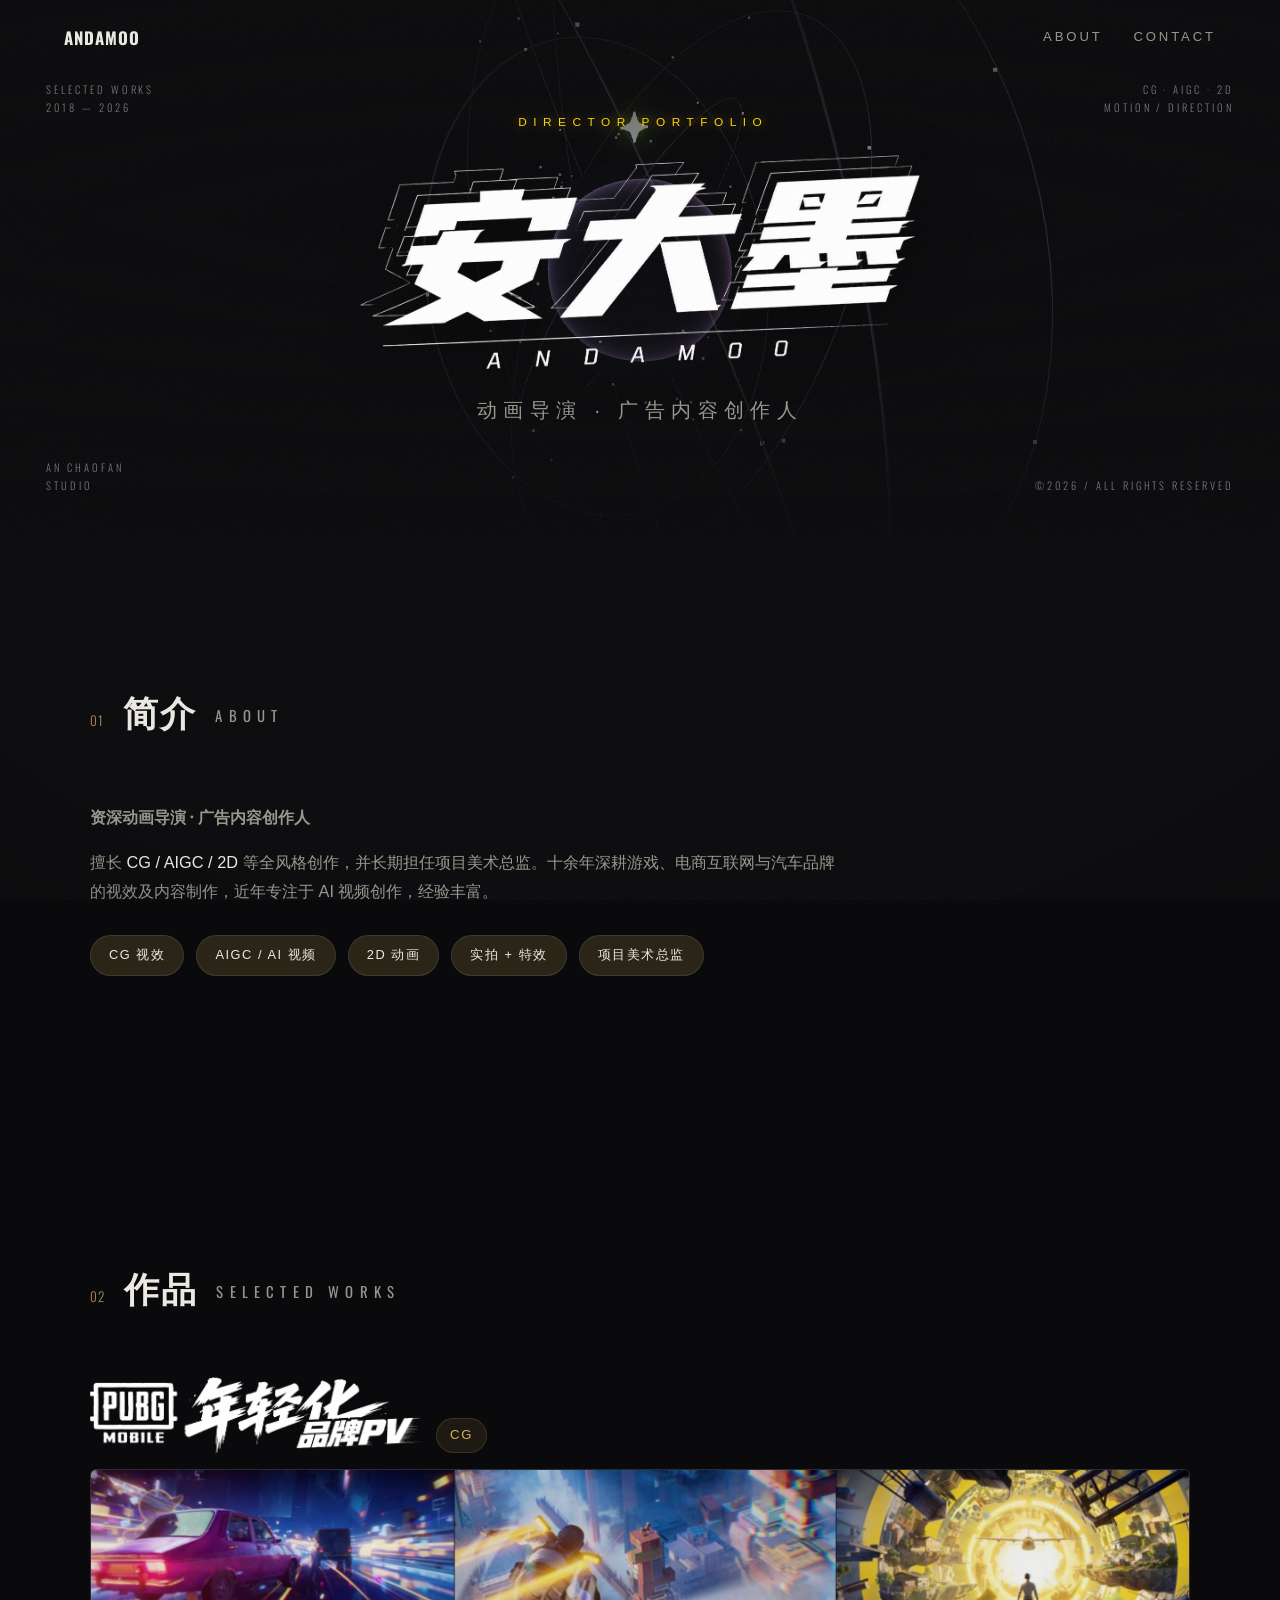
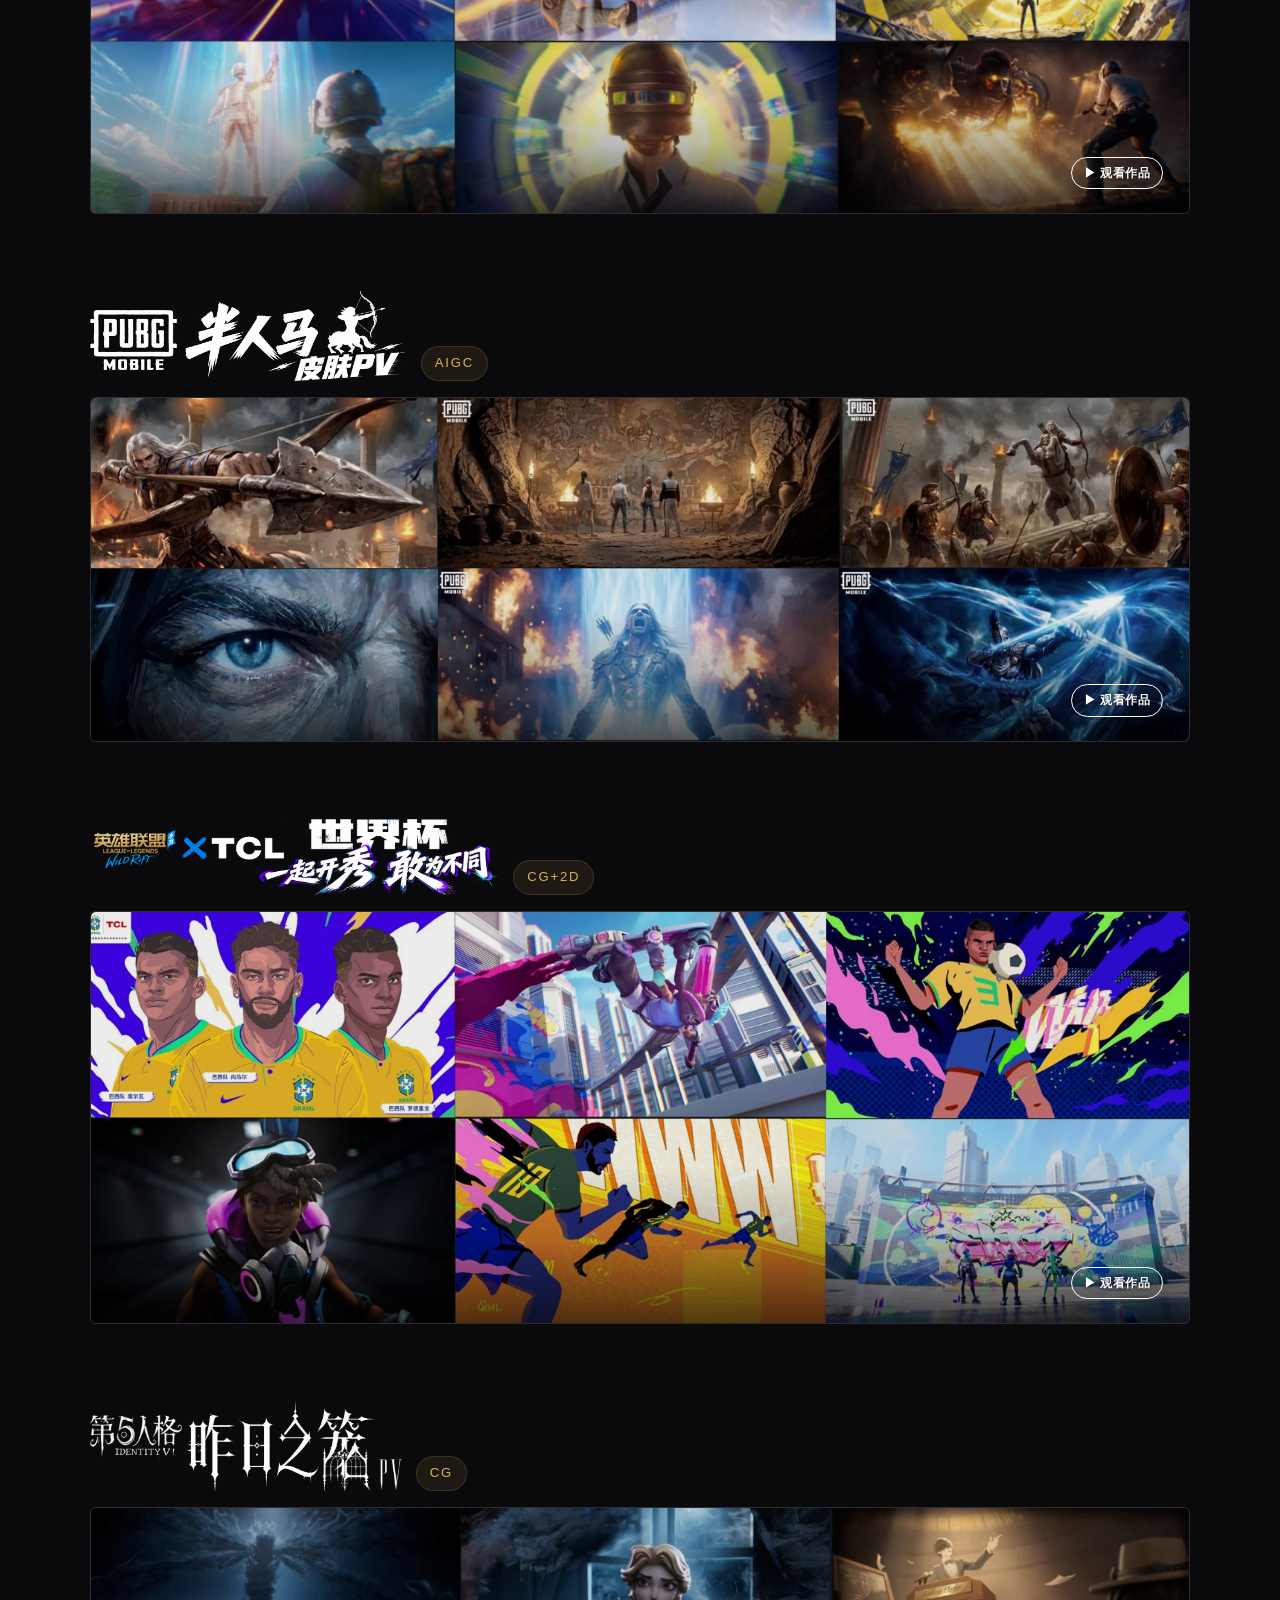
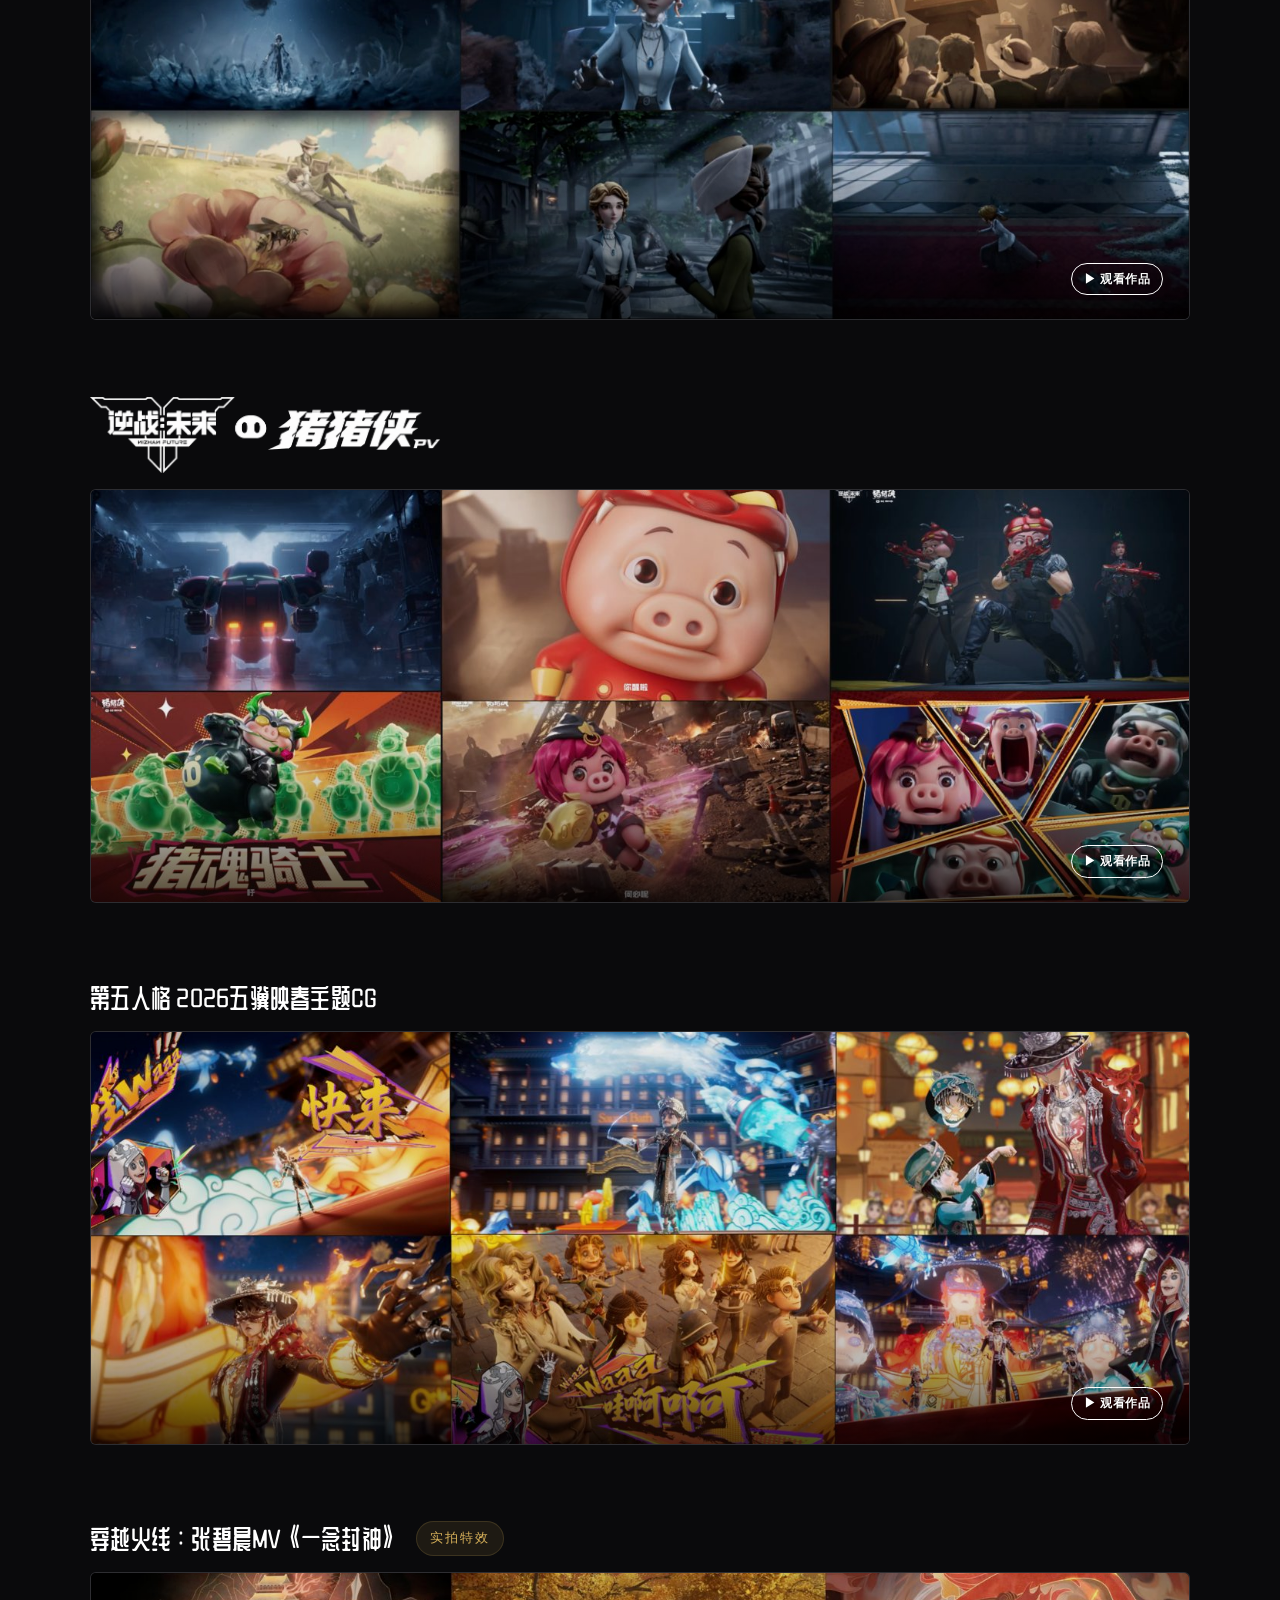
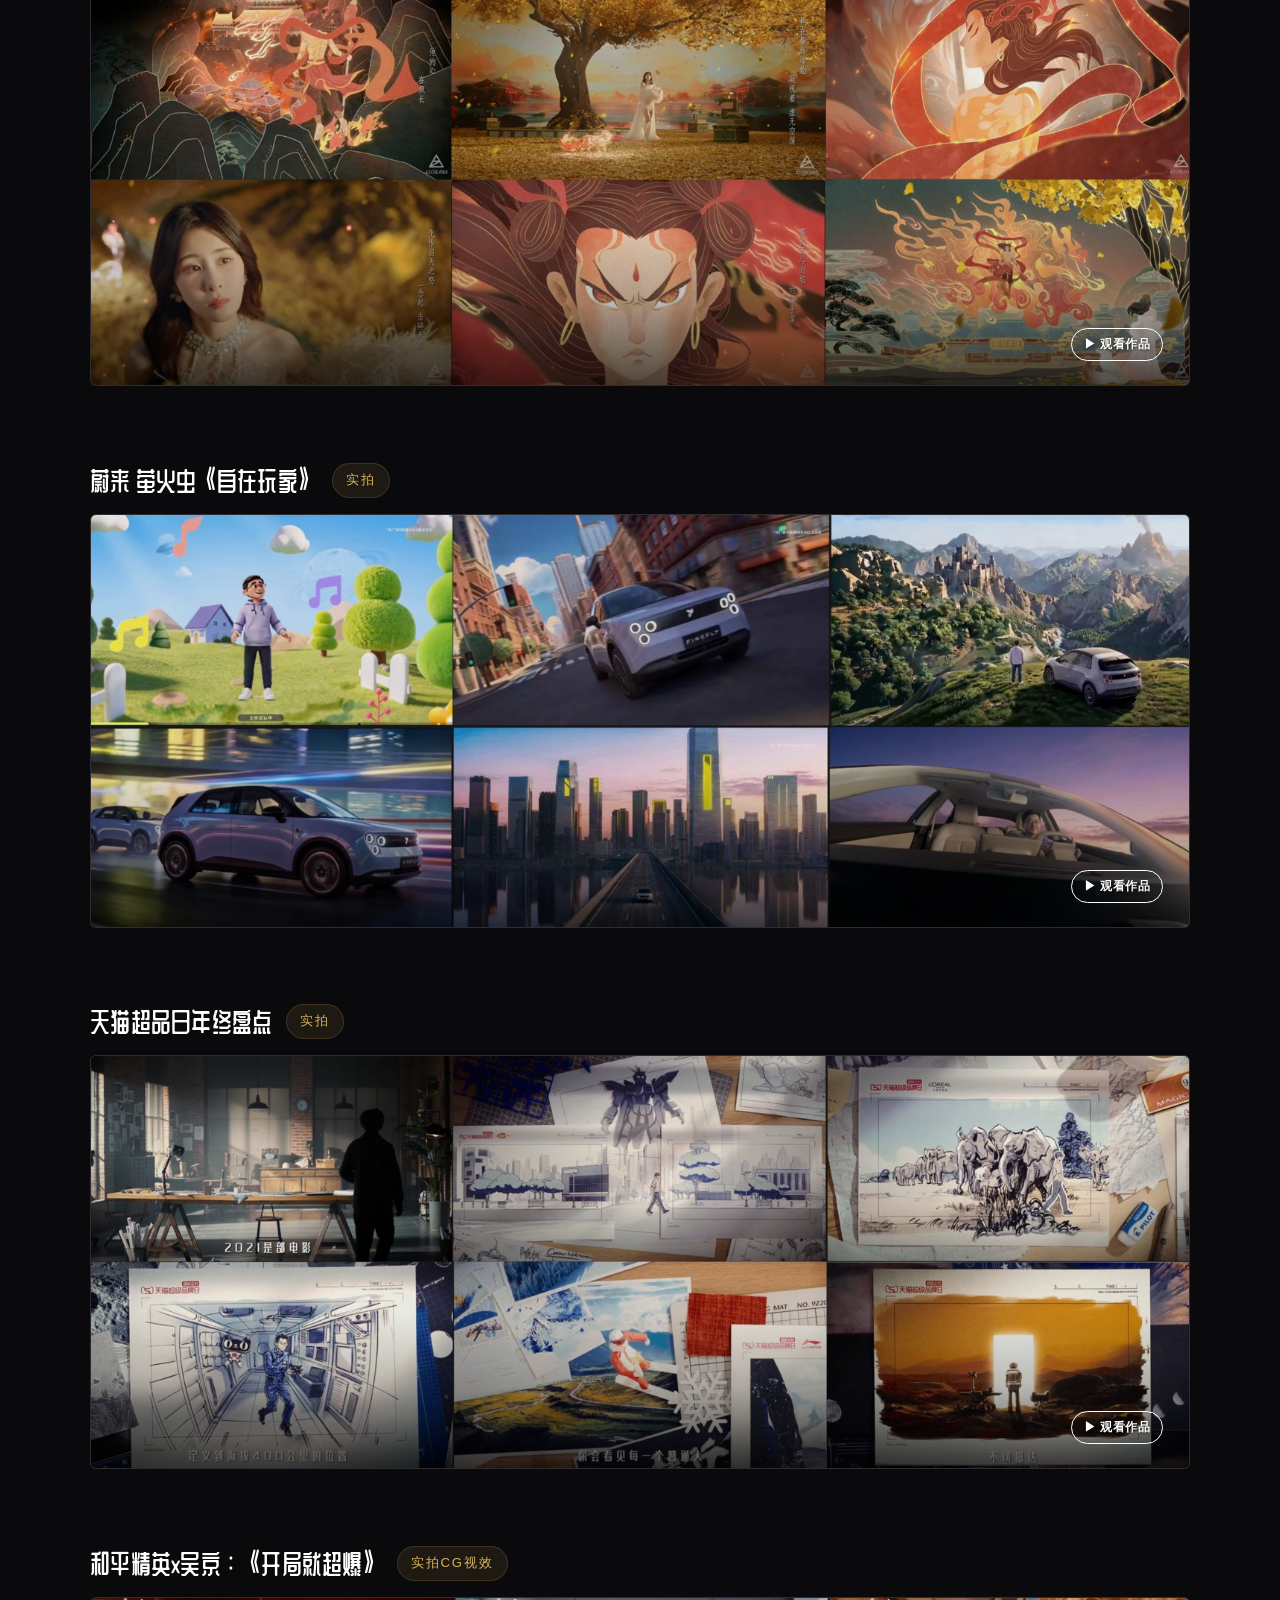
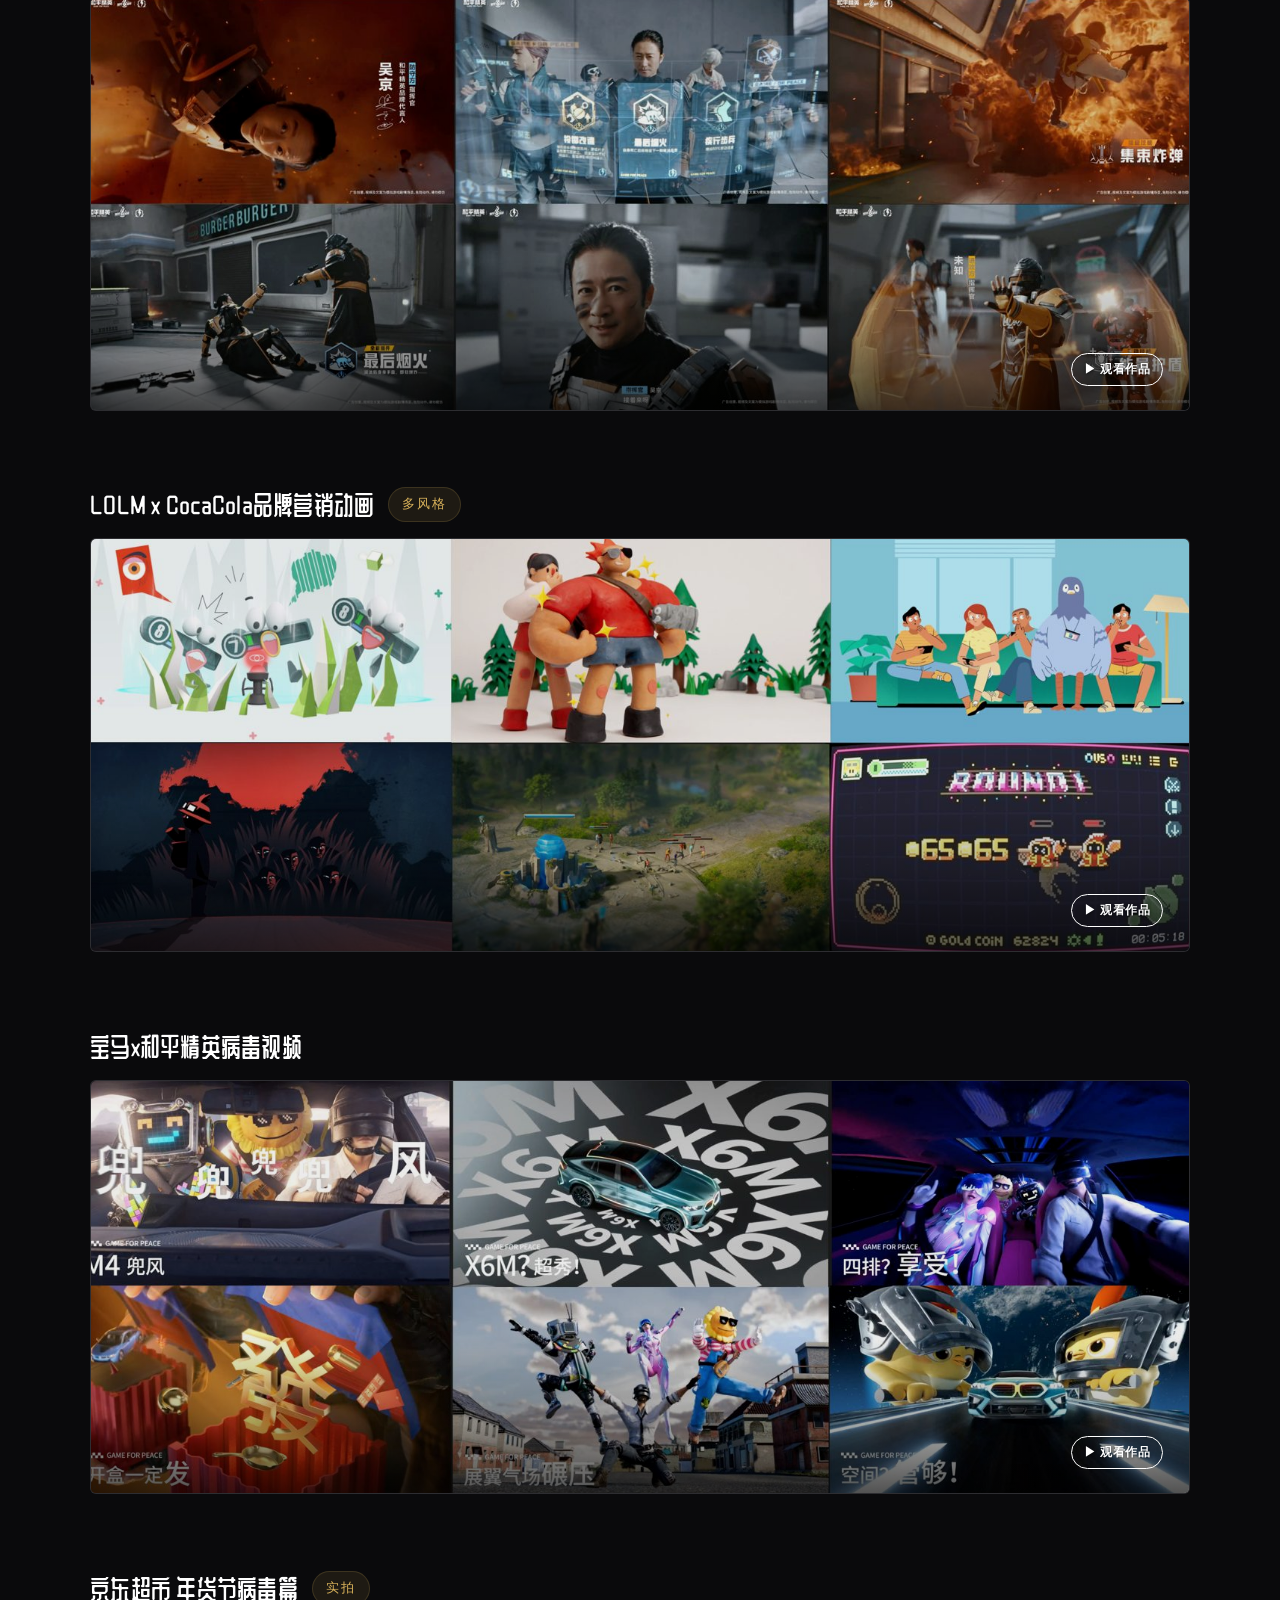
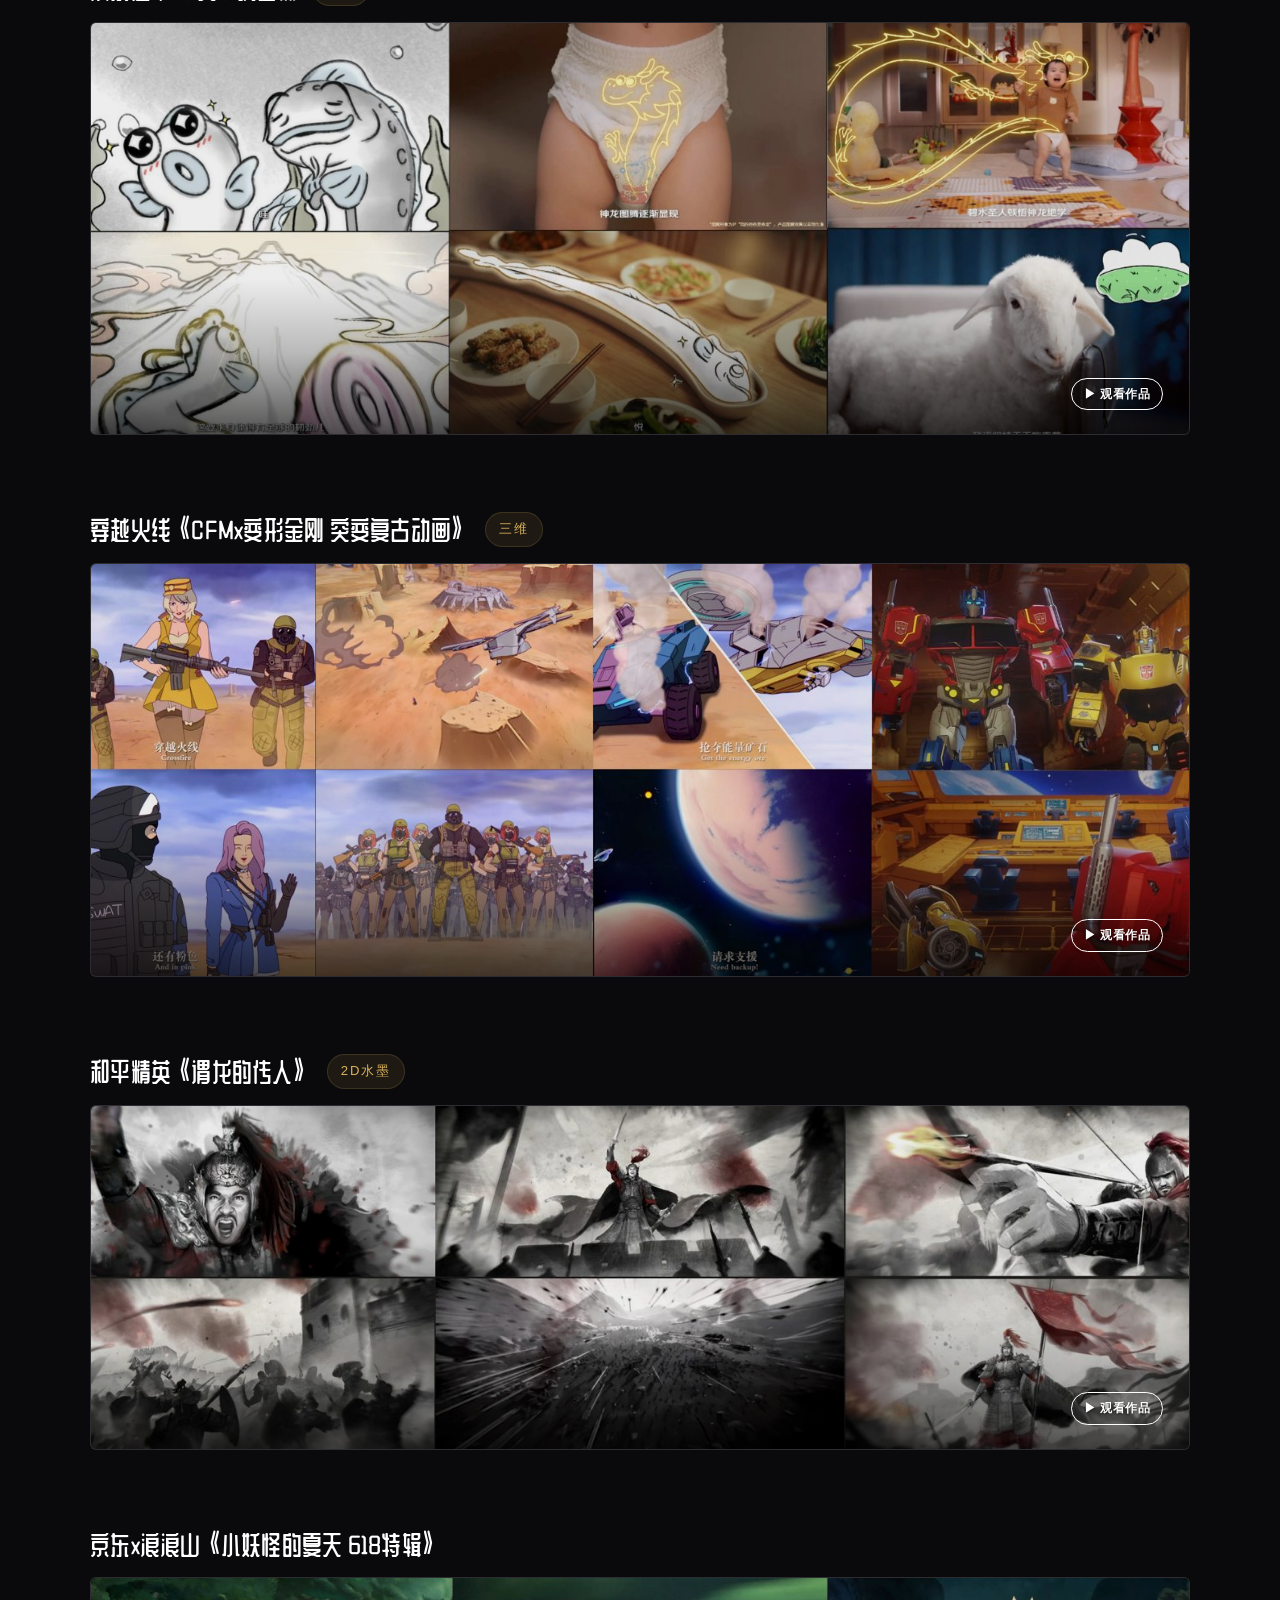
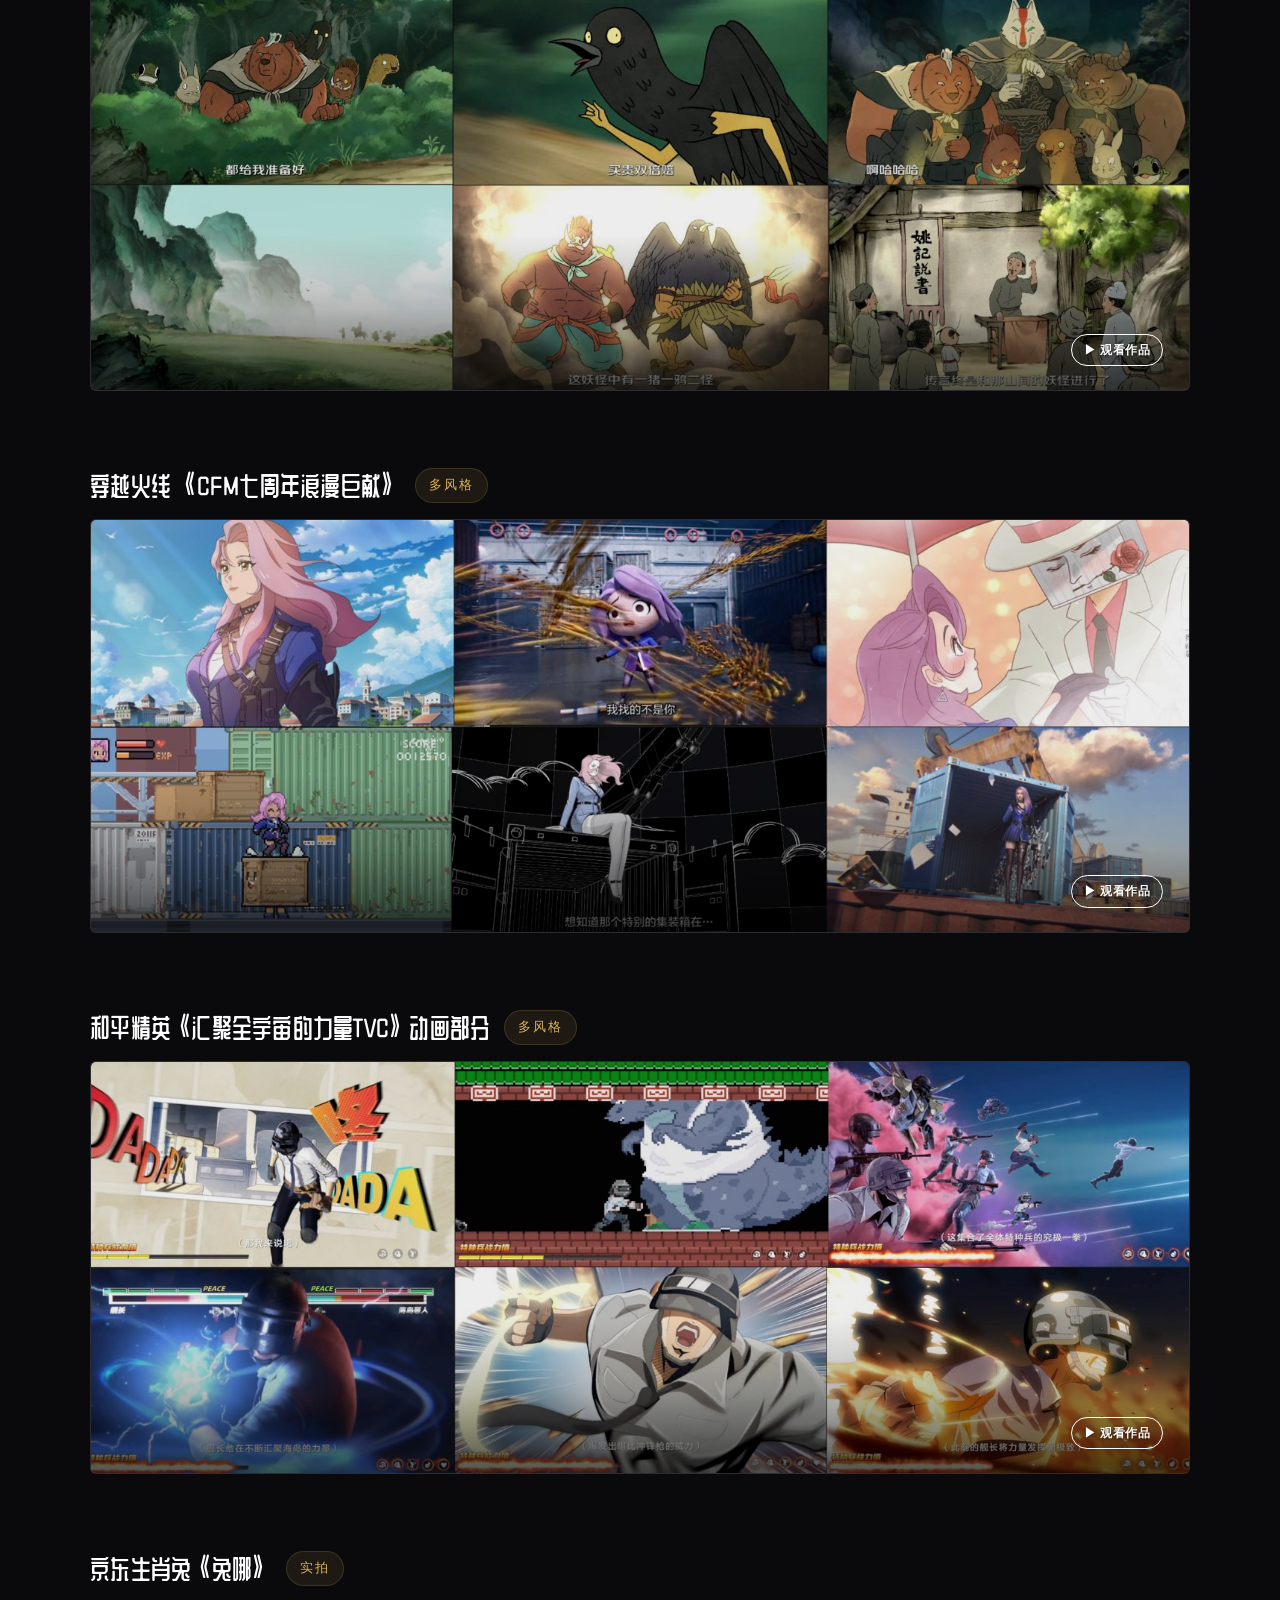
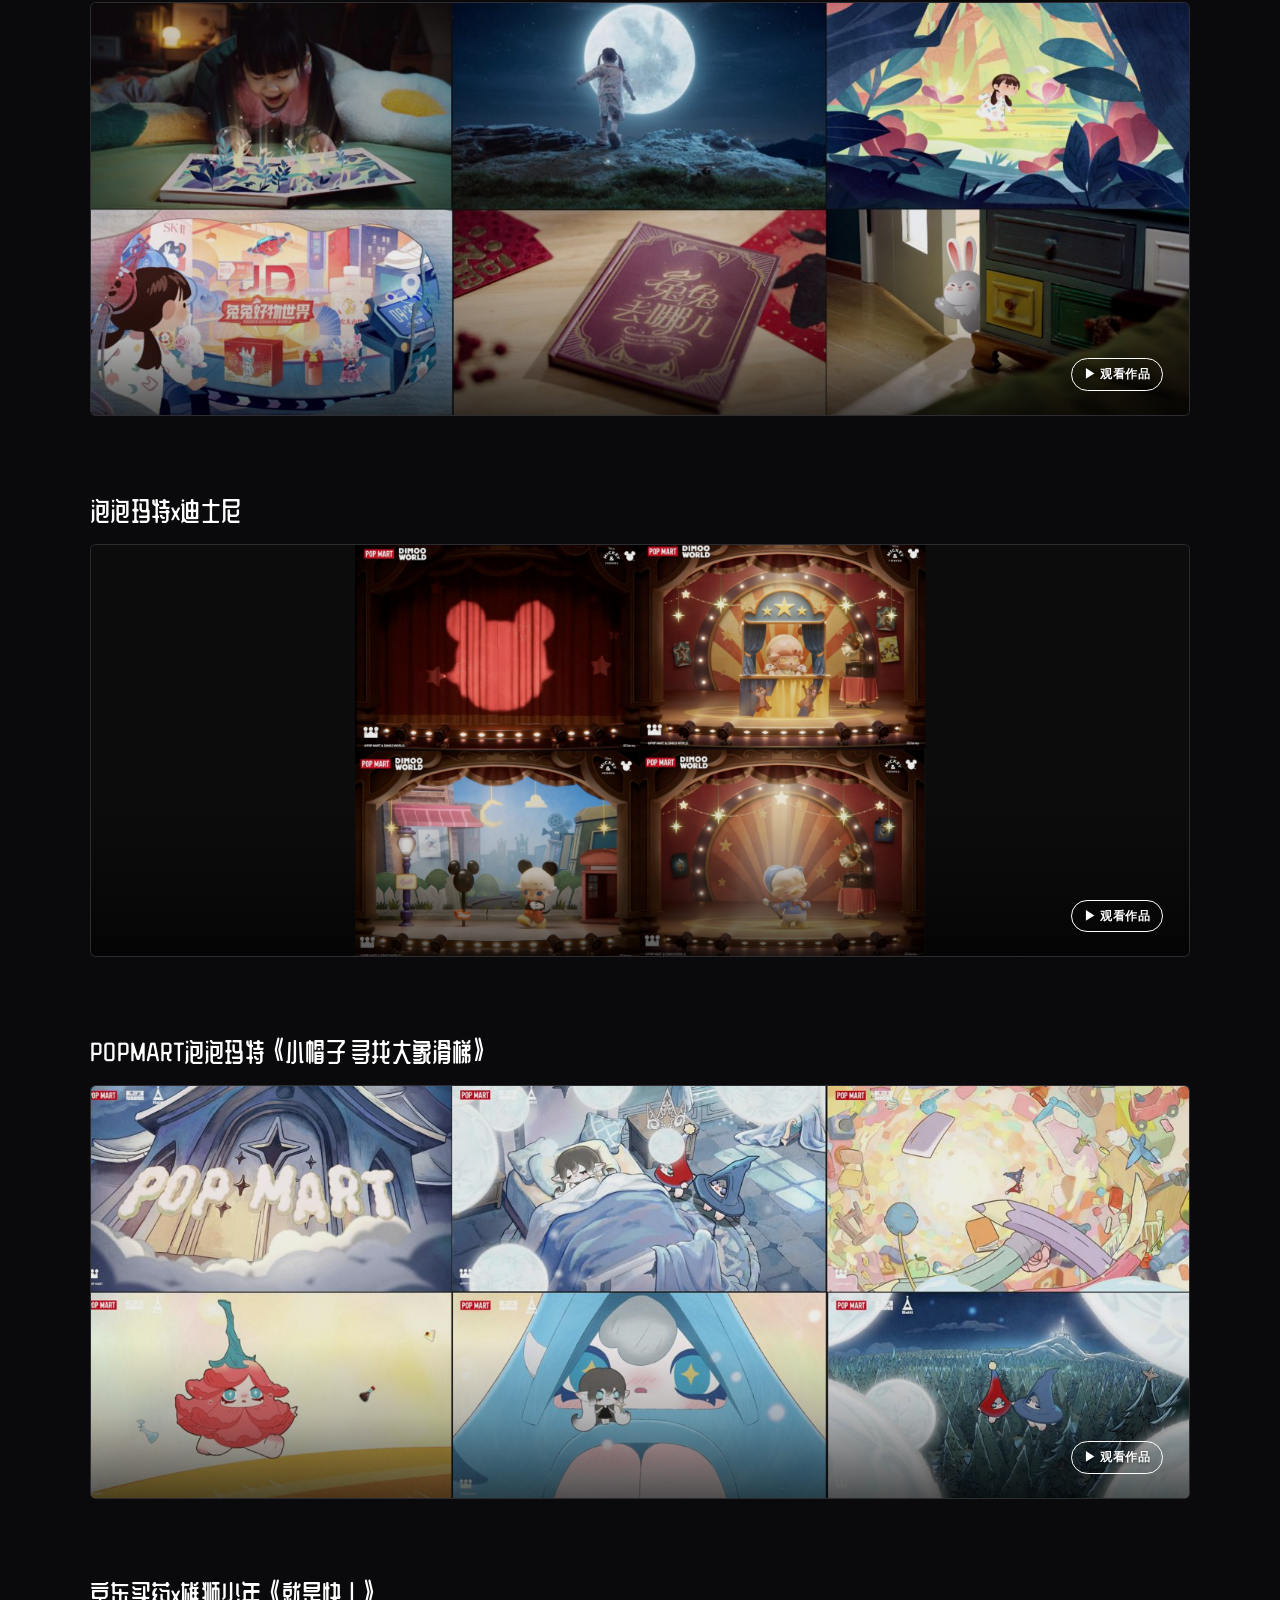
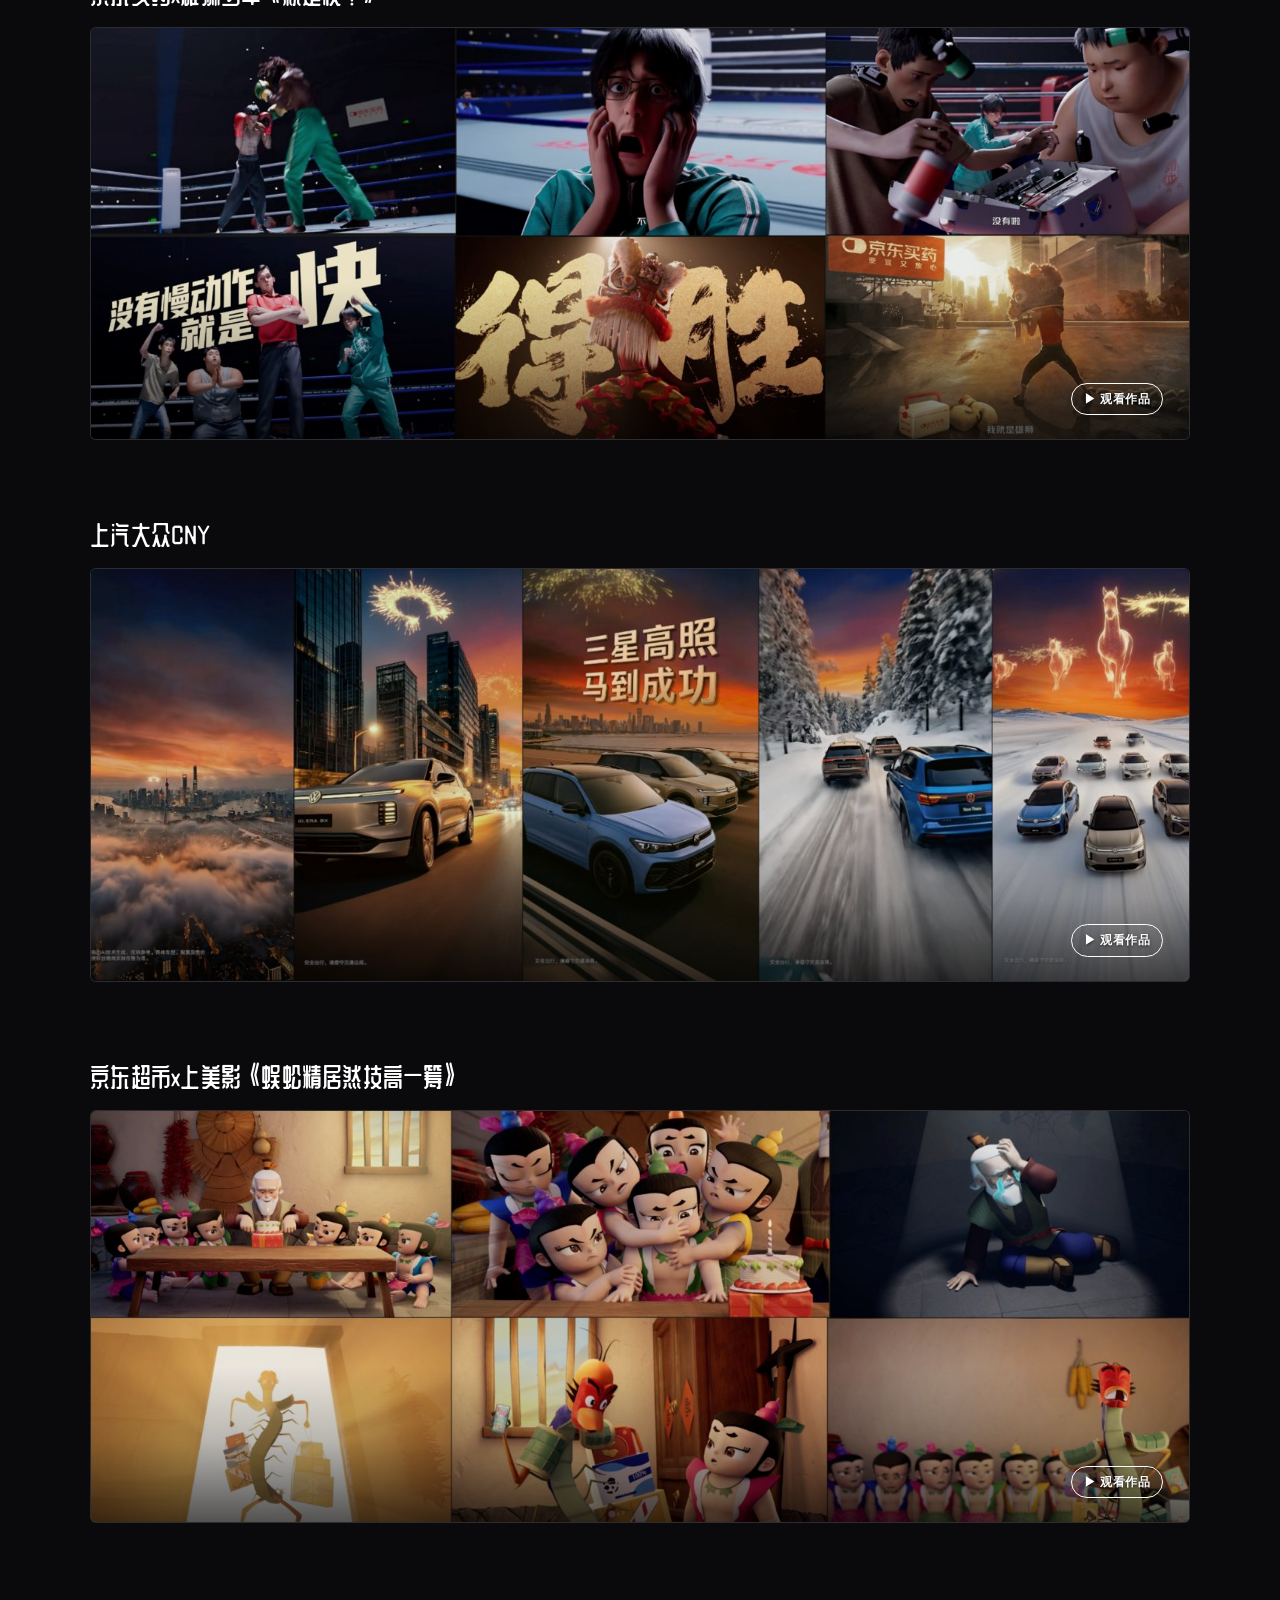
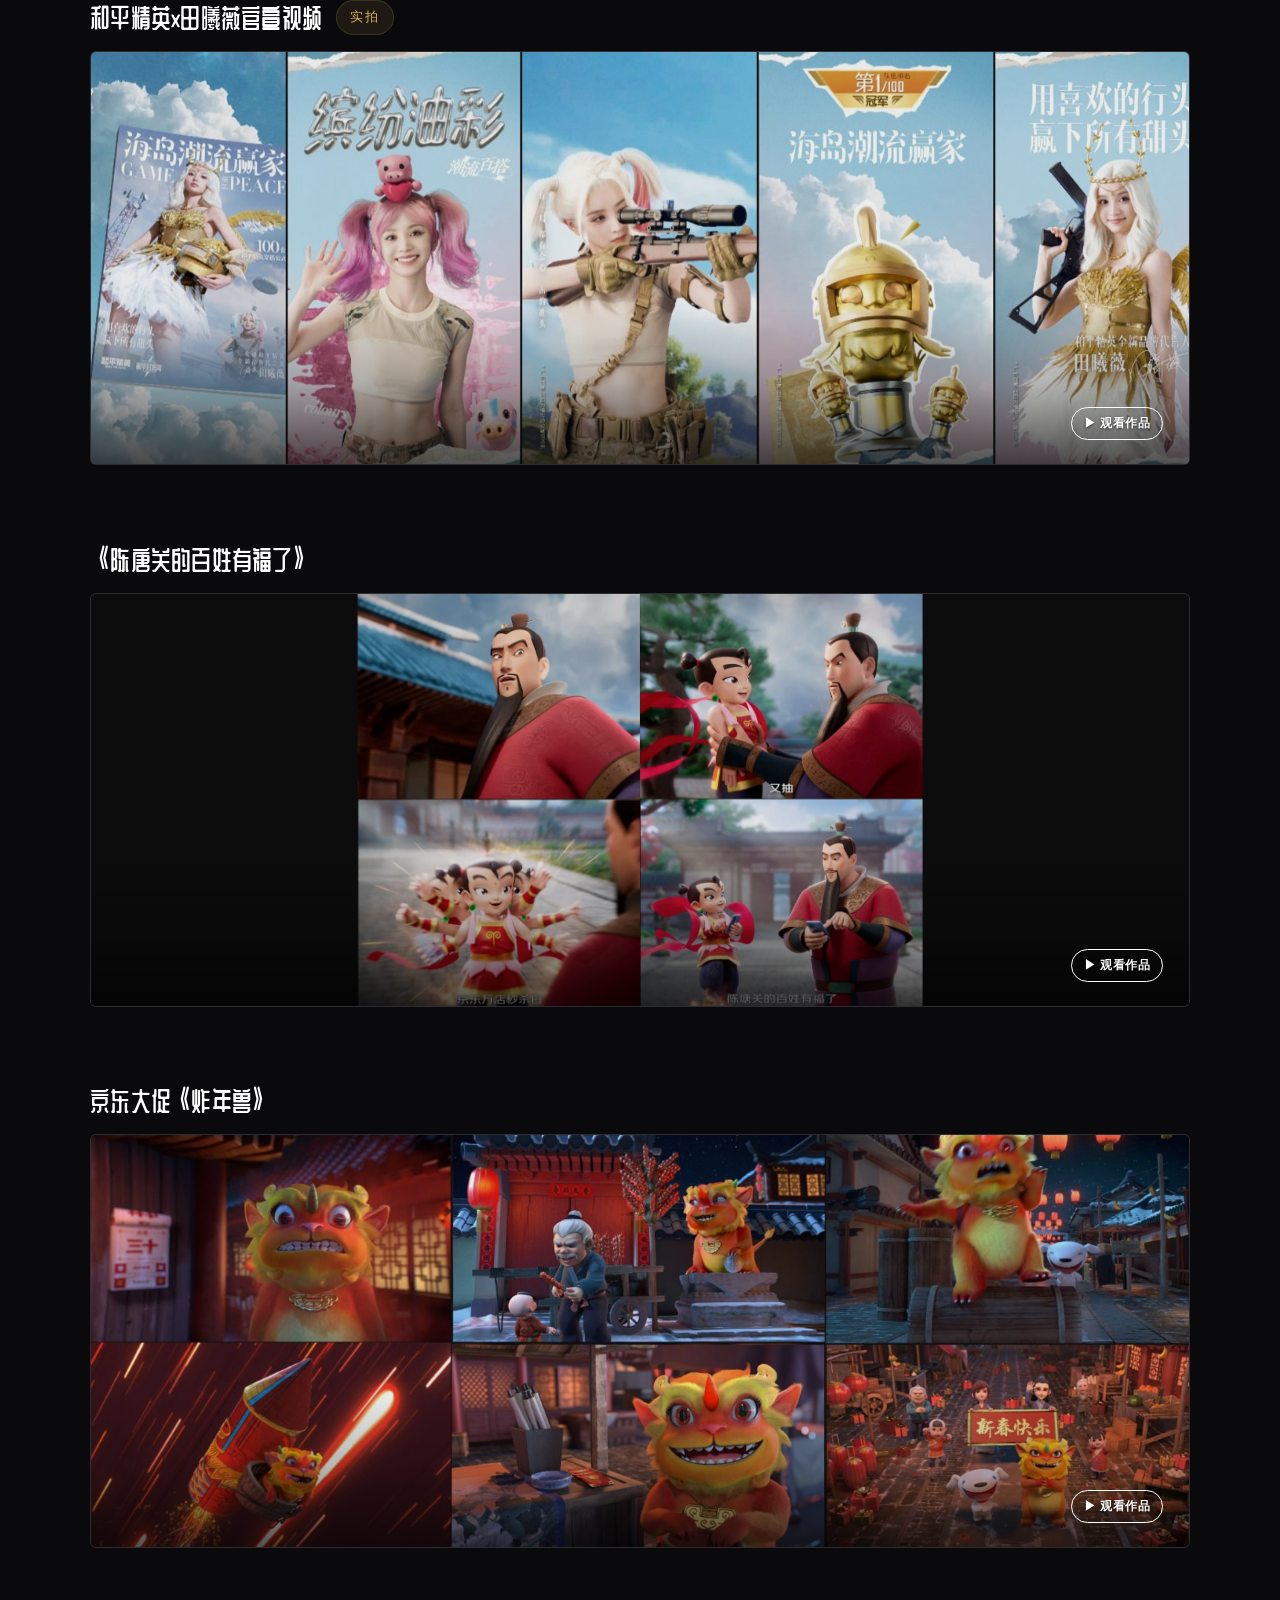
<file: index.html>
<!DOCTYPE html>
<html lang="zh-CN">
<head>
  <meta charset="UTF-8" />
  <meta name="viewport" content="width=device-width, initial-scale=1.0" />
  <title>安大墨 · 导演作品集</title>
  <meta name="description" content="安大墨 — 资深动画导演 / 广告内容创作人。CG · AIGC · 2D 全风格，深耕游戏、电商、汽车品牌视效。" />
  <!-- 本地自托管字体（不依赖 Google Fonts，国内外均稳定） -->
  <link rel="stylesheet" href="assets/fonts/oswald/300.css" />
  <link rel="stylesheet" href="assets/fonts/oswald/400.css" />
  <link rel="stylesheet" href="assets/fonts/oswald/500.css" />
  <link rel="stylesheet" href="assets/fonts/oswald/600.css" />
  <link rel="stylesheet" href="assets/fonts/oswald/700.css" />
  <link rel="stylesheet" href="assets/fonts/playfair-display/500.css" />
  <link rel="stylesheet" href="assets/fonts/playfair-display/600.css" />
  <link rel="stylesheet" href="assets/fonts/playfair-display/700.css" />
  <link rel="stylesheet" href="assets/fonts/playfair-display/500-italic.css" />
  <link rel="stylesheet" href="assets/fonts/playfair-display/600-italic.css" />
  <link rel="stylesheet" href="assets/fonts/playfair-display/700-italic.css" />
  <link rel="stylesheet" href="assets/fonts/zcool-qingke-huangyou/400.css" />
  <link rel="stylesheet" href="assets/css/style.css" />
</head>
<body>
  <div class="grain" aria-hidden="true"></div>
  <div class="vignette" aria-hidden="true"></div>

  <div class="scroll-progress" id="scrollProgress" aria-hidden="true"></div>

  <header class="nav" id="nav">
    <a class="nav__logo" href="#about">ANDAMOO</a>
    <nav class="nav__links">
      <a href="#works">ABOUT</a>
      <a href="#contact">CONTACT</a>
    </nav>
  </header>

  <section class="hero" id="hero">
    <canvas class="hero__bg" id="heroAtom" aria-hidden="true"></canvas>
    <div class="hero__veil"></div>
    <div class="hero__deco hero__deco--tl">SELECTED WORKS<br />2018 — 2026</div>
    <div class="hero__deco hero__deco--tr">CG · AIGC · 2D<br />MOTION / DIRECTION</div>
    <div class="hero__deco hero__deco--bl">AN CHAOFAN<br />STUDIO</div>
    <div class="hero__deco hero__deco--br">©2026 / ALL RIGHTS RESERVED</div>
    <div class="hero__inner">
      <p class="hero__eyebrow">DIRECTOR PORTFOLIO</p>
      <img class="hero__name-img" src="assets/img/hero_logo.png" alt="安大墨 ANDAMO DIRECTOR" />
      <p class="hero__tagline">动画导演 · 广告内容创作人</p>
      <a class="hero__scroll" href="#about" aria-label="向下滚动">
        <span>SCROLL</span>
        <span class="hero__scroll-line"></span>
      </a>
    </div>
  </section>

  <section class="section about" id="about">
    <div class="section__head">
      <span class="section__index">01</span>
      <h2 class="section__title">简介 <em>About</em></h2>
    </div>
    <div class="about__body">
      <p class="about__lead">资深动画导演 · 广告内容创作人</p>
      <p>擅长 <strong>CG / AIGC / 2D</strong> 等全风格创作，并长期担任项目美术总监。十余年深耕游戏、电商互联网与汽车品牌的视效及内容制作，近年专注于 AI 视频创作，经验丰富。</p>
      <ul class="about__tags">
        <li>CG 视效</li>
        <li>AIGC / AI 视频</li>
        <li>2D 动画</li>
        <li>实拍 + 特效</li>
        <li>项目美术总监</li>
      </ul>
    </div>
  </section>

  <section class="section works" id="works">
    <div class="section__head">
      <span class="section__index">02</span>
      <h2 class="section__title">作品 <em>Selected Works</em></h2>
    </div>
    <div class="works__grid" id="worksGrid"></div>
  </section>

  <section class="section brands" id="brands">
    <div class="section__head">
      <span class="section__index">03</span>
      <h2 class="section__title">服务厂牌 <em>Partners</em></h2>
    </div>
    <div class="brands__marquee">
      <div class="brands__track" id="brandsTrack"></div>
    </div>
  </section>

  <section class="section contact" id="contact">
    <div class="section__head">
      <span class="section__index">04</span>
      <h2 class="section__title">联系 <em>Contact</em></h2>
    </div>
    <div class="contact__body">
      <p class="contact__lead">期待与品牌、平台与创作者的合作。</p>
      <ul class="contact__list" id="contactList"></ul>
    </div>
  </section>

  <footer class="footer">
    <span>© 2026 安大墨</span>
    <span class="footer__sep">/</span>
    <span>Director Portfolio</span>
  </footer>

  <script src="assets/js/vendor/three.min.js"></script>
  <script src="assets/js/hero-atom.js"></script>
  <script src="assets/js/main.js"></script>
</body>
</html>
</file>
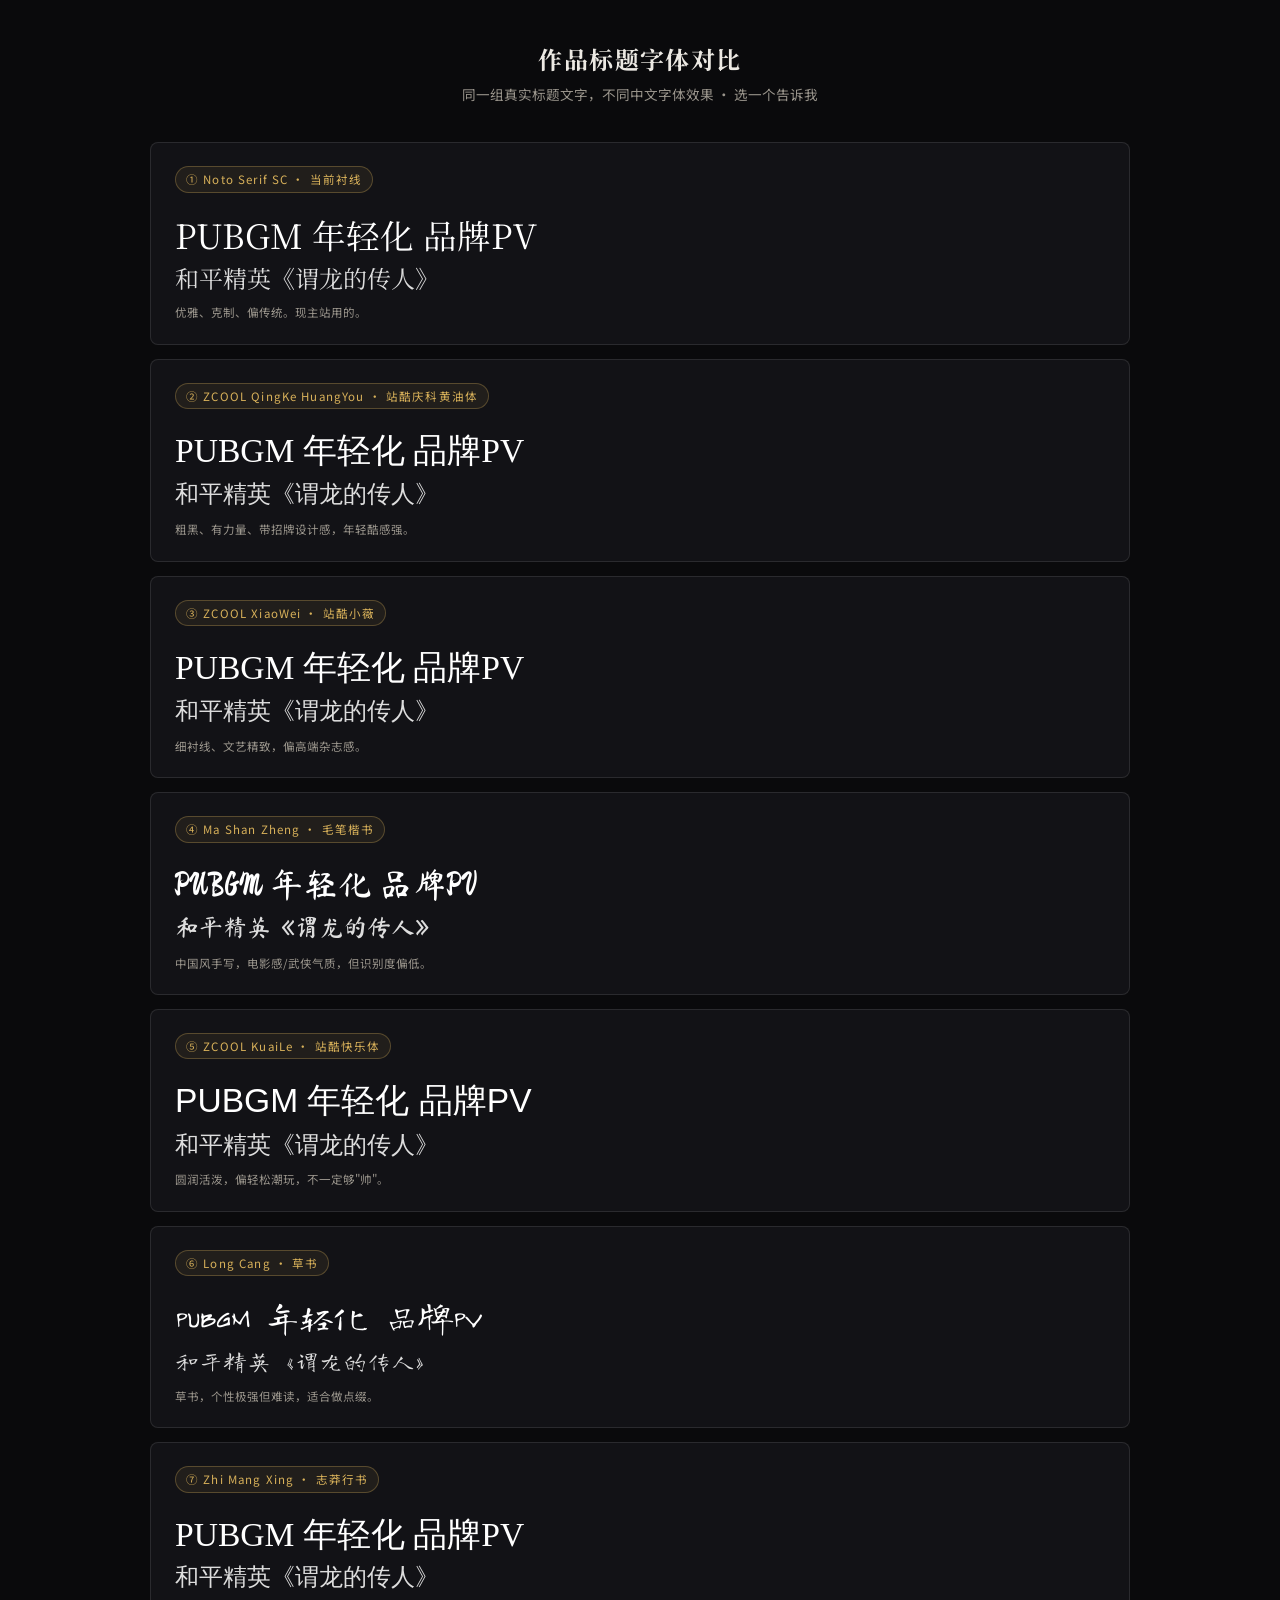
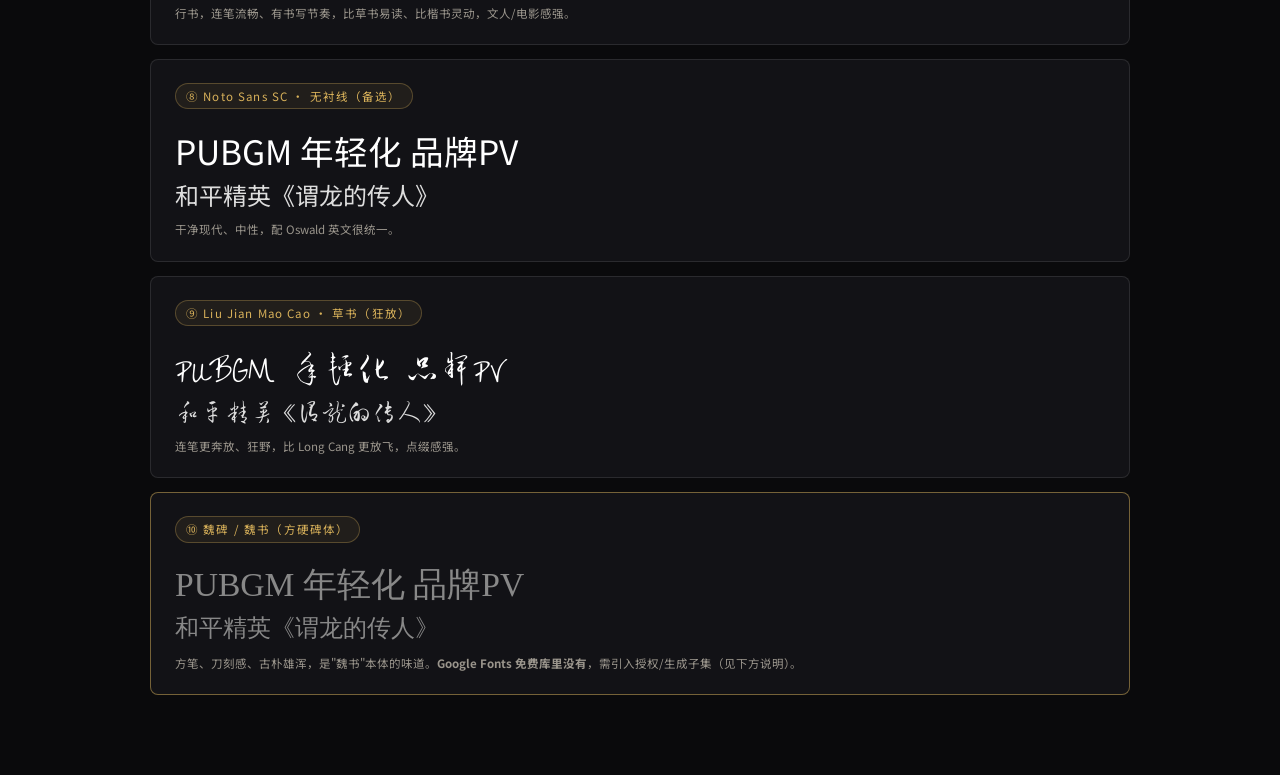
<file: font-preview.html>
<!DOCTYPE html>
<html lang="zh-CN">
<head>
<meta charset="UTF-8" />
<meta name="viewport" content="width=device-width, initial-scale=1.0" />
<title>标题字体对比 · 导演作品集</title>
<link rel="preconnect" href="https://fonts.googleapis.com" />
<link rel="preconnect" href="https://fonts.gstatic.com" crossorigin />
<link href="https://fonts.googleapis.com/css2?family=Noto+Serif+SC:wght@500;700;900&family=Noto+Sans+SC:wght@300;400;500;700&family=ZCOOL+QingKe+HuangYou&family=ZCOOL+XiaoWei&family=ZCOOL+KuaiLe&family=Ma+Shan+Zheng&family=Long+Cang&family=Zhi+Mang+Xing&family=Liu+Jian+Mao+Cao&display=swap" rel="stylesheet" />
<style>
  :root{--bg:#0a0a0c;--text:#ece9e3;--muted:#9a958c;--accent:#d8b15a}
  *{box-sizing:border-box;margin:0;padding:0}
  body{background:var(--bg);color:var(--text);font-family:"Noto Sans SC",sans-serif;line-height:1.6;padding:40px 20px 80px}
  h1{text-align:center;font-family:"Noto Serif SC",serif;font-weight:700;font-size:1.5rem;margin-bottom:6px;letter-spacing:.06em}
  .sub{text-align:center;color:var(--muted);font-size:.85rem;margin-bottom:36px}
  .grid{max-width:980px;margin:0 auto;display:flex;flex-direction:column;gap:14px}
  .sample{border:1px solid rgba(255,255,255,.1);border-radius:8px;padding:22px 24px;background:#121216;overflow:hidden}
  .tag{display:inline-block;font-family:"Noto Sans SC",sans-serif;font-size:.72rem;letter-spacing:.1em;color:var(--accent);border:1px solid rgba(216,177,90,.3);background:rgba(216,177,90,.08);padding:3px 10px;border-radius:999px;margin-bottom:14px}
  .t{color:#fff;line-height:1.3;margin:6px 0}
  .t1{font-size:clamp(1.4rem,4vw,2.1rem)}
  .t2{font-size:clamp(1.1rem,3vw,1.5rem);color:#ddd}
  .f-ns{font-family:"Noto Serif SC",serif}
  .f-np{font-family:"Noto Sans SC",sans-serif}
  .f-zq{font-family:"ZCOOL QingKe HuangYou",serif}
  .f-zx{font-family:"ZCOOL XiaoWei",serif}
  .f-zk{font-family:"ZCOOL KuaiLe",sans-serif}
  .f-ms{font-family:"Ma Shan Zheng",cursive}
  .f-lc{font-family:"Long Cang",cursive}
  .f-zmx{font-family:"Zhi Mang Xing",cursive}
  .f-ljm{font-family:"Liu Jian Mao Cao",cursive}
  .note{margin-top:10px;font-size:.72rem;color:var(--muted)}
</style>
</head>
<body>
  <h1>作品标题字体对比</h1>
  <p class="sub">同一组真实标题文字，不同中文字体效果 · 选一个告诉我</p>
  <div class="grid">

    <div class="sample">
      <span class="tag">① Noto Serif SC · 当前衬线</span>
      <div class="t t1 f-ns">PUBGM 年轻化 品牌PV</div>
      <div class="t t2 f-ns">和平精英《谓龙的传人》</div>
      <div class="note">优雅、克制、偏传统。现主站用的。</div>
    </div>

    <div class="sample">
      <span class="tag">② ZCOOL QingKe HuangYou · 站酷庆科黄油体</span>
      <div class="t t1 f-zq">PUBGM 年轻化 品牌PV</div>
      <div class="t t2 f-zq">和平精英《谓龙的传人》</div>
      <div class="note">粗黑、有力量、带招牌设计感，年轻酷感强。</div>
    </div>

    <div class="sample">
      <span class="tag">③ ZCOOL XiaoWei · 站酷小薇</span>
      <div class="t t1 f-zx">PUBGM 年轻化 品牌PV</div>
      <div class="t t2 f-zx">和平精英《谓龙的传人》</div>
      <div class="note">细衬线、文艺精致，偏高端杂志感。</div>
    </div>

    <div class="sample">
      <span class="tag">④ Ma Shan Zheng · 毛笔楷书</span>
      <div class="t t1 f-ms">PUBGM 年轻化 品牌PV</div>
      <div class="t t2 f-ms">和平精英《谓龙的传人》</div>
      <div class="note">中国风手写，电影感/武侠气质，但识别度偏低。</div>
    </div>

    <div class="sample">
      <span class="tag">⑤ ZCOOL KuaiLe · 站酷快乐体</span>
      <div class="t t1 f-zk">PUBGM 年轻化 品牌PV</div>
      <div class="t t2 f-zk">和平精英《谓龙的传人》</div>
      <div class="note">圆润活泼，偏轻松潮玩，不一定够"帅"。</div>
    </div>

    <div class="sample">
      <span class="tag">⑥ Long Cang · 草书</span>
      <div class="t t1 f-lc">PUBGM 年轻化 品牌PV</div>
      <div class="t t2 f-lc">和平精英《谓龙的传人》</div>
      <div class="note">草书，个性极强但难读，适合做点缀。</div>
    </div>

    <div class="sample">
      <span class="tag">⑦ Zhi Mang Xing · 志莽行书</span>
      <div class="t t1 f-zmx">PUBGM 年轻化 品牌PV</div>
      <div class="t t2 f-zmx">和平精英《谓龙的传人》</div>
      <div class="note">行书，连笔流畅、有书写节奏，比草书易读、比楷书灵动，文人/电影感强。</div>
    </div>

    <div class="sample">
      <span class="tag">⑧ Noto Sans SC · 无衬线（备选）</span>
      <div class="t t1 f-np">PUBGM 年轻化 品牌PV</div>
      <div class="t t2 f-np">和平精英《谓龙的传人》</div>
      <div class="note">干净现代、中性，配 Oswald 英文很统一。</div>
    </div>

    <div class="sample">
      <span class="tag">⑨ Liu Jian Mao Cao · 草书（狂放）</span>
      <div class="t t1 f-ljm">PUBGM 年轻化 品牌PV</div>
      <div class="t t2 f-ljm">和平精英《谓龙的传人》</div>
      <div class="note">连笔更奔放、狂野，比 Long Cang 更放飞，点缀感强。</div>
    </div>

    <div class="sample" style="border-color:rgba(216,177,90,.5)">
      <span class="tag">⑩ 魏碑 / 魏书（方硬碑体）</span>
      <div class="t t1" style="font-family:serif;color:#888">PUBGM 年轻化 品牌PV</div>
      <div class="t t2" style="font-family:serif;color:#888">和平精英《谓龙的传人》</div>
      <div class="note">方笔、刀刻感、古朴雄浑，是"魏书"本体的味道。<b>Google Fonts 免费库里没有</b>，需引入授权/生成子集（见下方说明）。</div>
    </div>

  </div>
</body>
</html>
</file>
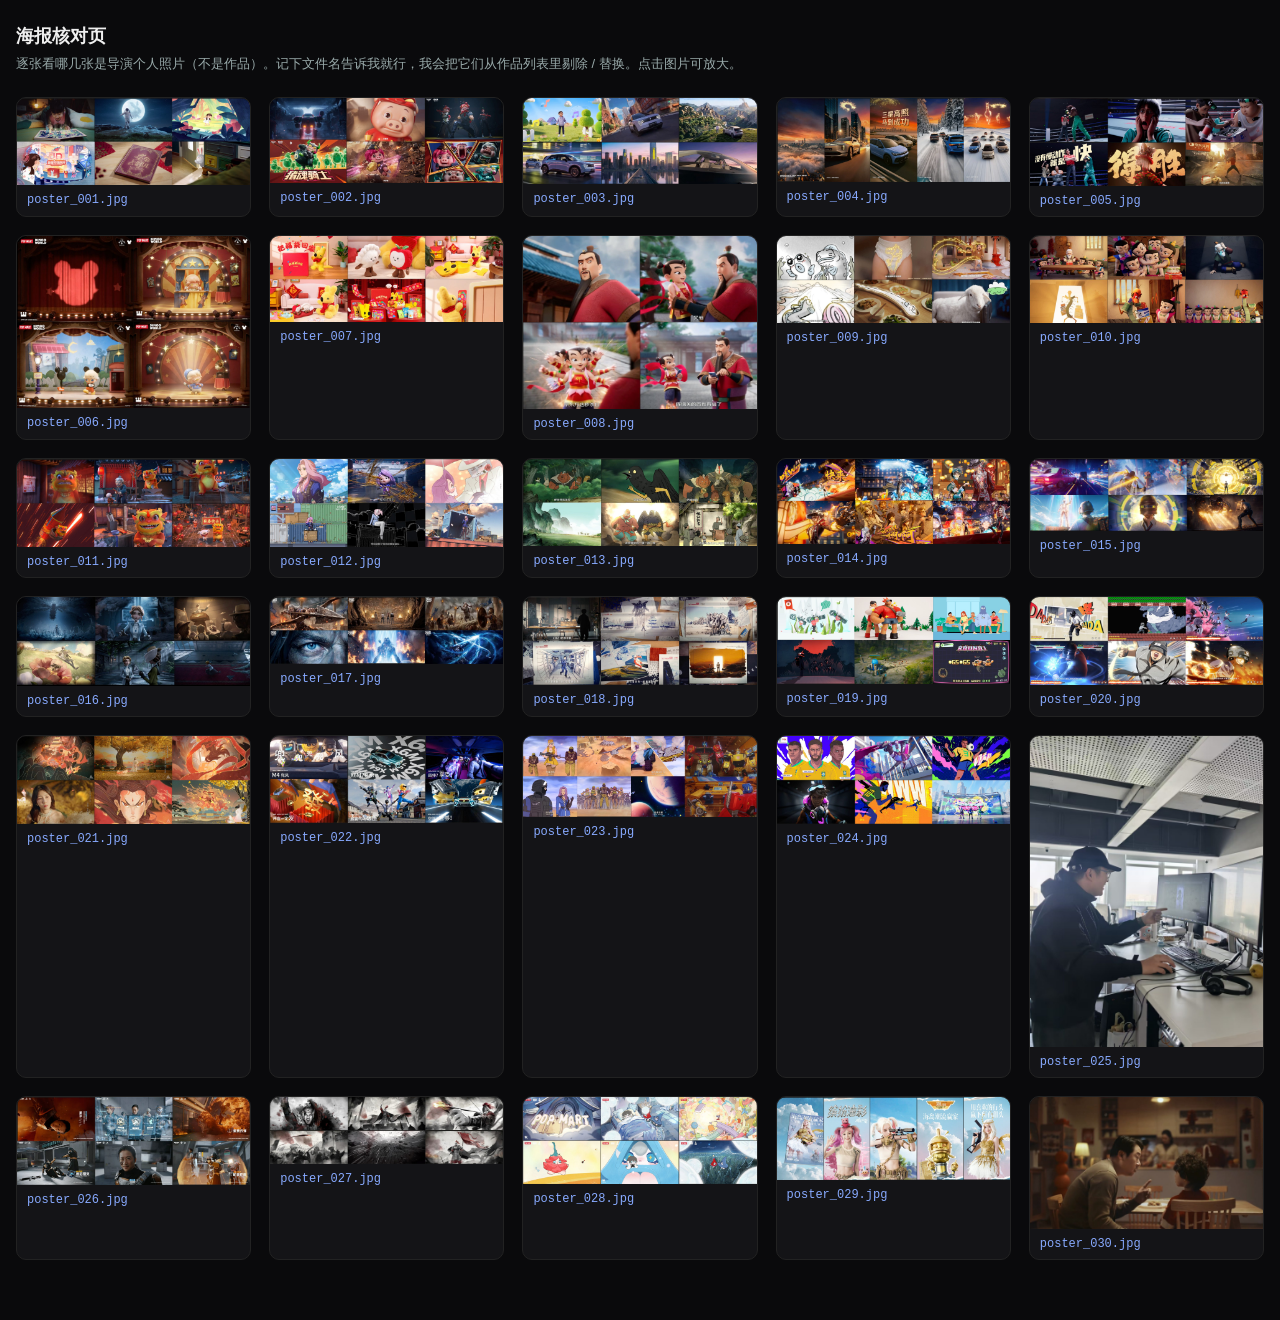
<file: gallery.html>
<!DOCTYPE html>
<html lang="zh-CN">
<head>
<meta charset="UTF-8" />
<meta name="viewport" content="width=device-width, initial-scale=1" />
<title>海报核对 · 作品集</title>
<style>
  *{box-sizing:border-box}
  body{margin:0;background:#0a0a0c;color:#eee;font-family:-apple-system,"PingFang SC","Microsoft YaHei",sans-serif;padding:24px 16px 60px}
  h1{font-size:18px;font-weight:600;margin:0 0 6px}
  p.tip{font-size:13px;color:#9aa;margin:0 0 22px;line-height:1.6}
  .grid{display:grid;grid-template-columns:repeat(auto-fill,minmax(220px,1fr));gap:18px}
  .cell{margin:0;background:#141417;border-radius:10px;overflow:hidden;border:1px solid #222}
  .cell img{display:block;width:100%;height:auto}
  .cell figcaption{font-size:12px;color:#8af;padding:8px 10px;font-family:monospace}
  .cell.personal{outline:3px solid #d8b15a}
</style>
</head>
<body>
  <h1>海报核对页</h1>
  <p class="tip">逐张看哪几张是导演个人照片（不是作品）。记下文件名告诉我就行，我会把它们从作品列表里剔除 / 替换。点击图片可放大。</p>
  <div class="grid">
      <figure class="cell">
        <img loading="lazy" src="assets/img/poster_001.jpg" alt="poster_001.jpg" />
        <figcaption>poster_001.jpg</figcaption>
      </figure>
      <figure class="cell">
        <img loading="lazy" src="assets/img/poster_002.jpg" alt="poster_002.jpg" />
        <figcaption>poster_002.jpg</figcaption>
      </figure>
      <figure class="cell">
        <img loading="lazy" src="assets/img/poster_003.jpg" alt="poster_003.jpg" />
        <figcaption>poster_003.jpg</figcaption>
      </figure>
      <figure class="cell">
        <img loading="lazy" src="assets/img/poster_004.jpg" alt="poster_004.jpg" />
        <figcaption>poster_004.jpg</figcaption>
      </figure>
      <figure class="cell">
        <img loading="lazy" src="assets/img/poster_005.jpg" alt="poster_005.jpg" />
        <figcaption>poster_005.jpg</figcaption>
      </figure>
      <figure class="cell">
        <img loading="lazy" src="assets/img/poster_006.jpg" alt="poster_006.jpg" />
        <figcaption>poster_006.jpg</figcaption>
      </figure>
      <figure class="cell">
        <img loading="lazy" src="assets/img/poster_007.jpg" alt="poster_007.jpg" />
        <figcaption>poster_007.jpg</figcaption>
      </figure>
      <figure class="cell">
        <img loading="lazy" src="assets/img/poster_008.jpg" alt="poster_008.jpg" />
        <figcaption>poster_008.jpg</figcaption>
      </figure>
      <figure class="cell">
        <img loading="lazy" src="assets/img/poster_009.jpg" alt="poster_009.jpg" />
        <figcaption>poster_009.jpg</figcaption>
      </figure>
      <figure class="cell">
        <img loading="lazy" src="assets/img/poster_010.jpg" alt="poster_010.jpg" />
        <figcaption>poster_010.jpg</figcaption>
      </figure>
      <figure class="cell">
        <img loading="lazy" src="assets/img/poster_011.jpg" alt="poster_011.jpg" />
        <figcaption>poster_011.jpg</figcaption>
      </figure>
      <figure class="cell">
        <img loading="lazy" src="assets/img/poster_012.jpg" alt="poster_012.jpg" />
        <figcaption>poster_012.jpg</figcaption>
      </figure>
      <figure class="cell">
        <img loading="lazy" src="assets/img/poster_013.jpg" alt="poster_013.jpg" />
        <figcaption>poster_013.jpg</figcaption>
      </figure>
      <figure class="cell">
        <img loading="lazy" src="assets/img/poster_014.jpg" alt="poster_014.jpg" />
        <figcaption>poster_014.jpg</figcaption>
      </figure>
      <figure class="cell">
        <img loading="lazy" src="assets/img/poster_015.jpg" alt="poster_015.jpg" />
        <figcaption>poster_015.jpg</figcaption>
      </figure>
      <figure class="cell">
        <img loading="lazy" src="assets/img/poster_016.jpg" alt="poster_016.jpg" />
        <figcaption>poster_016.jpg</figcaption>
      </figure>
      <figure class="cell">
        <img loading="lazy" src="assets/img/poster_017.jpg" alt="poster_017.jpg" />
        <figcaption>poster_017.jpg</figcaption>
      </figure>
      <figure class="cell">
        <img loading="lazy" src="assets/img/poster_018.jpg" alt="poster_018.jpg" />
        <figcaption>poster_018.jpg</figcaption>
      </figure>
      <figure class="cell">
        <img loading="lazy" src="assets/img/poster_019.jpg" alt="poster_019.jpg" />
        <figcaption>poster_019.jpg</figcaption>
      </figure>
      <figure class="cell">
        <img loading="lazy" src="assets/img/poster_020.jpg" alt="poster_020.jpg" />
        <figcaption>poster_020.jpg</figcaption>
      </figure>
      <figure class="cell">
        <img loading="lazy" src="assets/img/poster_021.jpg" alt="poster_021.jpg" />
        <figcaption>poster_021.jpg</figcaption>
      </figure>
      <figure class="cell">
        <img loading="lazy" src="assets/img/poster_022.jpg" alt="poster_022.jpg" />
        <figcaption>poster_022.jpg</figcaption>
      </figure>
      <figure class="cell">
        <img loading="lazy" src="assets/img/poster_023.jpg" alt="poster_023.jpg" />
        <figcaption>poster_023.jpg</figcaption>
      </figure>
      <figure class="cell">
        <img loading="lazy" src="assets/img/poster_024.jpg" alt="poster_024.jpg" />
        <figcaption>poster_024.jpg</figcaption>
      </figure>
      <figure class="cell">
        <img loading="lazy" src="assets/img/poster_025.jpg" alt="poster_025.jpg" />
        <figcaption>poster_025.jpg</figcaption>
      </figure>
      <figure class="cell">
        <img loading="lazy" src="assets/img/poster_026.jpg" alt="poster_026.jpg" />
        <figcaption>poster_026.jpg</figcaption>
      </figure>
      <figure class="cell">
        <img loading="lazy" src="assets/img/poster_027.jpg" alt="poster_027.jpg" />
        <figcaption>poster_027.jpg</figcaption>
      </figure>
      <figure class="cell">
        <img loading="lazy" src="assets/img/poster_028.jpg" alt="poster_028.jpg" />
        <figcaption>poster_028.jpg</figcaption>
      </figure>
      <figure class="cell">
        <img loading="lazy" src="assets/img/poster_029.jpg" alt="poster_029.jpg" />
        <figcaption>poster_029.jpg</figcaption>
      </figure>
      <figure class="cell">
        <img loading="lazy" src="assets/img/poster_030.jpg" alt="poster_030.jpg" />
        <figcaption>poster_030.jpg</figcaption>
      </figure>
  </div>
</body>
</html>
</file>
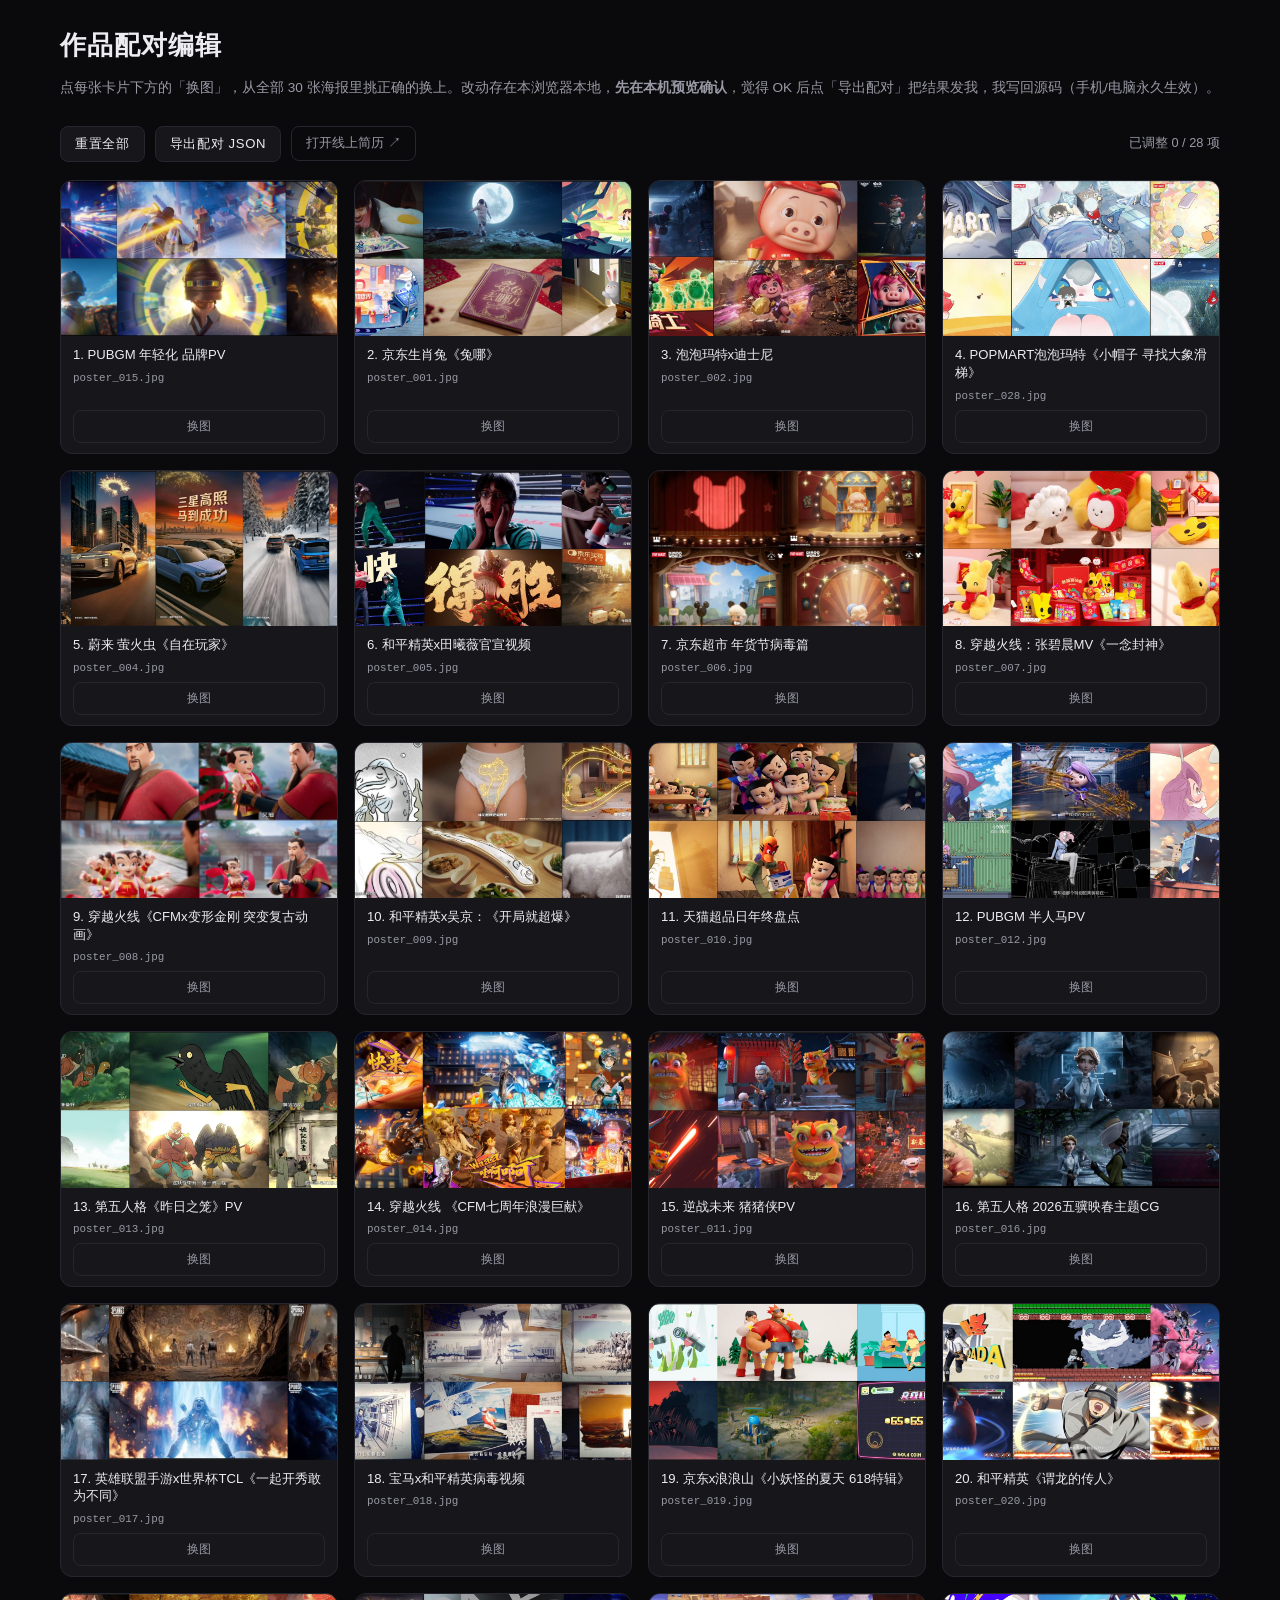
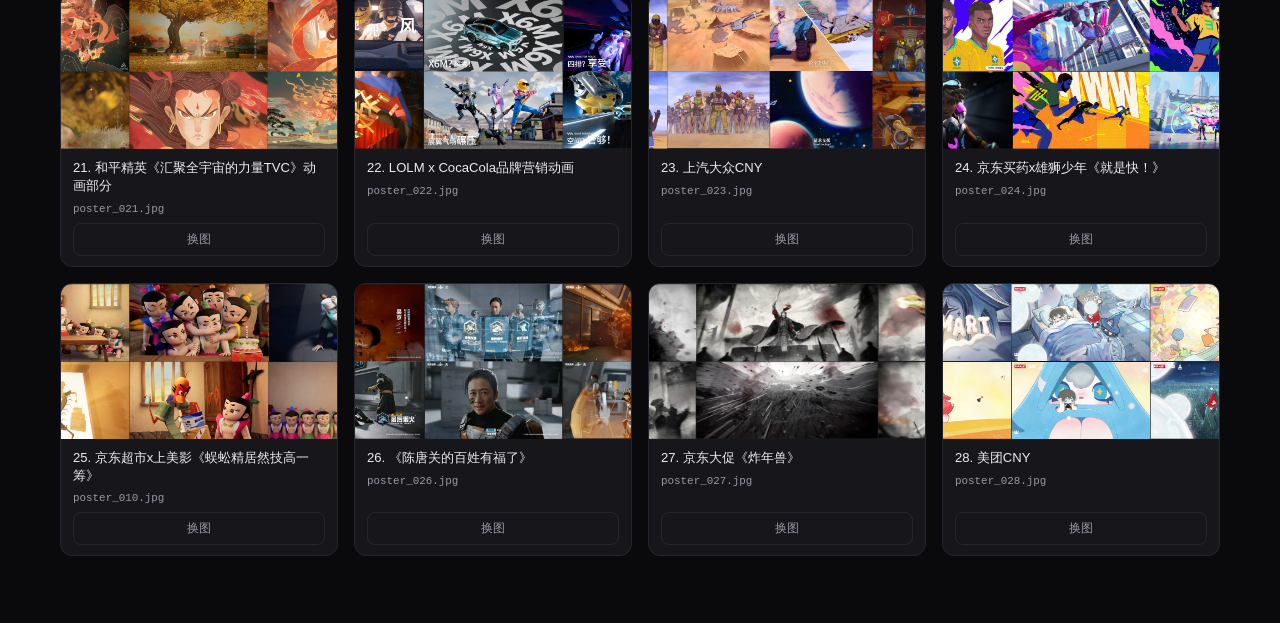
<file: map.html>
<!DOCTYPE html>
<html lang="zh-CN">
<head>
<meta charset="UTF-8" />
<meta name="viewport" content="width=device-width, initial-scale=1.0" />
<title>作品配对编辑 · 导演简历</title>
<style>
  :root{
    --bg:#0a0a0c;--bg-soft:#121216;--panel:#16161b;--line:#26262e;
    --text:#ececf1;--muted:#9a9aa6;--accent:#c8a24a;
  }
  *{box-sizing:border-box}
  body{margin:0;background:var(--bg);color:var(--text);
    font-family:"Noto Sans SC",-apple-system,BlinkMacSystemFont,"Segoe UI",sans-serif;}
  header{padding:28px 20px 14px;max-width:1200px;margin:0 auto;}
  h1{font-family:"Noto Serif SC",serif;font-size:1.6rem;margin:0 0 6px;letter-spacing:.04em}
  .sub{color:var(--muted);font-size:.85rem;line-height:1.6}
  .bar{max-width:1200px;margin:0 auto;padding:0 20px 18px;display:flex;gap:10px;flex-wrap:wrap;align-items:center}
  .bar button{background:var(--panel);color:var(--text);border:1px solid var(--line);
    padding:8px 14px;border-radius:8px;cursor:pointer;font-size:.82rem;letter-spacing:.05em}
  .bar button:hover{border-color:var(--accent);color:var(--accent)}
  .bar .count{color:var(--muted);font-size:.8rem;margin-left:auto}
  .grid{max-width:1200px;margin:0 auto;padding:0 20px 60px;
    display:grid;grid-template-columns:repeat(auto-fill,minmax(220px,1fr));gap:16px}
  .card{background:var(--panel);border:1px solid var(--line);border-radius:12px;overflow:hidden;
    display:flex;flex-direction:column}
  .card.changed{border-color:var(--accent)}
  .thumb{position:relative;aspect-ratio:16/9;background:#000;overflow:hidden}
  .thumb img{width:100%;height:100%;object-fit:cover;display:block}
  .thumb .badge{position:absolute;top:8px;left:8px;background:var(--accent);color:#1a1a1a;
    font-size:.65rem;font-weight:700;padding:2px 7px;border-radius:6px;letter-spacing:.05em}
  .meta{padding:10px 12px;display:flex;flex-direction:column;gap:8px;flex:1}
  .title{font-size:.82rem;line-height:1.35;color:var(--text)}
  .file{font-size:.68rem;color:var(--muted);font-family:ui-monospace,monospace}
  .pick{margin-top:auto;background:transparent;border:1px solid var(--line);color:var(--muted);
    padding:7px 10px;border-radius:8px;cursor:pointer;font-size:.78rem}
  .pick:hover{border-color:var(--accent);color:var(--accent)}
  /* 选图弹层 */
  .overlay{position:fixed;inset:0;background:rgba(0,0,0,.85);z-index:100;display:none;
    padding:24px;overflow:auto}
  .overlay.open{display:block}
  .overlay__head{max-width:1100px;margin:0 auto 14px;display:flex;align-items:center;gap:12px}
  .overlay__head h2{font-family:"Noto Serif SC",serif;font-size:1.1rem;margin:0;flex:1}
  .overlay__head button{background:var(--panel);border:1px solid var(--line);color:var(--text);
    padding:6px 12px;border-radius:8px;cursor:pointer}
  .pool{max-width:1100px;margin:0 auto;display:grid;
    grid-template-columns:repeat(auto-fill,minmax(150px,1fr));gap:12px}
  .pool figure{margin:0;cursor:pointer;border:2px solid transparent;border-radius:10px;overflow:hidden;
    background:#000;position:relative}
  .pool figure:hover{border-color:var(--accent)}
  .pool img{width:100%;aspect-ratio:16/9;object-fit:cover;display:block}
  .pool figcaption{position:absolute;bottom:0;left:0;right:0;background:rgba(0,0,0,.6);
    font-size:.66rem;padding:3px 6px;color:#fff;font-family:ui-monospace,monospace}
</style>
</head>
<body>
<header>
  <h1>作品配对编辑</h1>
  <p class="sub">点每张卡片下方的「换图」，从全部 30 张海报里挑正确的换上。改动存在本浏览器本地，<b>先在本机预览确认</b>，觉得 OK 后点「导出配对」把结果发我，我写回源码（手机/电脑永久生效）。</p>
</header>
<div class="bar">
  <button id="reset">重置全部</button>
  <button id="export">导出配对 JSON</button>
  <a href="index.html" target="_blank" style="color:var(--muted);font-size:.8rem;text-decoration:none;border:1px solid var(--line);padding:8px 14px;border-radius:8px">打开线上简历 ↗</a>
  <span class="count" id="count"></span>
</div>
<div class="grid" id="grid"></div>

<div class="overlay" id="overlay">
  <div class="overlay__head">
    <h2 id="ovTitle">选择海报</h2>
    <button id="ovClose">关闭</button>
  </div>
  <div class="pool" id="pool"></div>
</div>

<script>
/* ===== 作品清单（标题 + 当前默认图），与 main.js 的 WORKS 保持同步 ===== */
const WORKS = [
  { t:"PUBGM 年轻化 品牌PV", img:"assets/img/poster_015.jpg" },
  { t:"京东生肖兔《兔哪》", img:"assets/img/poster_001.jpg" },
  { t:"泡泡玛特x迪士尼", img:"assets/img/poster_002.jpg" },
  { t:"POPMART泡泡玛特《小帽子 寻找大象滑梯》", img:"assets/img/poster_028.jpg" },
  { t:"蔚来 萤火虫《自在玩家》", img:"assets/img/poster_004.jpg" },
  { t:"和平精英x田曦薇官宣视频", img:"assets/img/poster_005.jpg" },
  { t:"京东超市 年货节病毒篇", img:"assets/img/poster_006.jpg" },
  { t:"穿越火线：张碧晨MV《一念封神》", img:"assets/img/poster_007.jpg" },
  { t:"穿越火线《CFMx变形金刚 突变复古动画》", img:"assets/img/poster_008.jpg" },
  { t:"和平精英x吴京：《开局就超爆》", img:"assets/img/poster_009.jpg" },
  { t:"天猫超品日年终盘点", img:"assets/img/poster_010.jpg" },
  { t:"PUBGM 半人马PV", img:"assets/img/poster_012.jpg" },
  { t:"第五人格《昨日之笼》PV", img:"assets/img/poster_013.jpg" },
  { t:"穿越火线 《CFM七周年浪漫巨献》", img:"assets/img/poster_014.jpg" },
  { t:"逆战未来 猪猪侠PV", img:"assets/img/poster_011.jpg" },
  { t:"第五人格 2026五骥映春主题CG", img:"assets/img/poster_016.jpg" },
  { t:"英雄联盟手游x世界杯TCL《一起开秀敢为不同》", img:"assets/img/poster_017.jpg" },
  { t:"宝马x和平精英病毒视频", img:"assets/img/poster_018.jpg" },
  { t:"京东x浪浪山《小妖怪的夏天 618特辑》", img:"assets/img/poster_019.jpg" },
  { t:"和平精英《谓龙的传人》", img:"assets/img/poster_020.jpg" },
  { t:"和平精英《汇聚全宇宙的力量TVC》动画部分", img:"assets/img/poster_021.jpg" },
  { t:"LOLM x CocaCola品牌营销动画", img:"assets/img/poster_022.jpg" },
  { t:"上汽大众CNY", img:"assets/img/poster_023.jpg" },
  { t:"京东买药x雄狮少年《就是快！》", img:"assets/img/poster_024.jpg" },
  { t:"京东超市x上美影《蜈蚣精居然技高一筹》", img:"assets/img/poster_010.jpg" },
  { t:"《陈唐关的百姓有福了》", img:"assets/img/poster_026.jpg" },
  { t:"京东大促《炸年兽》", img:"assets/img/poster_027.jpg" },
  { t:"美团CNY", img:"assets/img/poster_028.jpg" },
];
const POOL = Array.from({length:30}, (_,i)=>`assets/img/poster_${String(i+1).padStart(3,"0")}.jpg`);
const KEY = "workImgs";
const overrides = JSON.parse(localStorage.getItem(KEY) || "{}");
let activeTitle = null;

const grid = document.getElementById("grid");
const overlay = document.getElementById("overlay");
const pool = document.getElementById("pool");
const ovTitle = document.getElementById("ovTitle");

function currentImg(w){ return overrides[w.t] || w.img; }
function fileOf(src){ return src.split("/").pop(); }

function render(){
  grid.innerHTML = WORKS.map((w,i)=>{
    const cur = currentImg(w);
    const changed = !!overrides[w.t];
    return `<div class="card${changed?" changed":""}" data-t="${w.t}">
      <div class="thumb">
        <img src="${cur}" alt="${w.t}" />
        ${changed?'<span class="badge">已改</span>':''}
      </div>
      <div class="meta">
        <div class="title">${i+1}. ${w.t}</div>
        <div class="file">${fileOf(cur)}</div>
        <button class="pick" data-t="${w.t}">换图</button>
      </div>
    </div>`;
  }).join("");
  const n = Object.keys(overrides).length;
  document.getElementById("count").textContent = `已调整 ${n} / ${WORKS.length} 项`;
}

function openPicker(title){
  activeTitle = title;
  ovTitle.textContent = "为「" + title + "」选择海报";
  pool.innerHTML = POOL.map(src=>{
    const sel = currentImg(WORKS.find(w=>w.t===title))===src ? ' style="border-color:var(--accent)"' : '';
    return `<figure data-src="${src}"${sel}><img src="${src}" loading="lazy"/><figcaption>${fileOf(src)}</figcaption></figure>`;
  }).join("");
  overlay.classList.add("open");
}
function closePicker(){ overlay.classList.remove("open"); activeTitle=null; }

pool.addEventListener("click", e=>{
  const fig = e.target.closest("figure"); if(!fig||!activeTitle) return;
  overrides[activeTitle] = fig.dataset.src;
  localStorage.setItem(KEY, JSON.stringify(overrides));
  closePicker(); render();
});
grid.addEventListener("click", e=>{
  const btn = e.target.closest(".pick"); if(!btn) return;
  openPicker(btn.dataset.t);
});
document.getElementById("ovClose").addEventListener("click", closePicker);
overlay.addEventListener("click", e=>{ if(e.target===overlay) closePicker(); });

document.getElementById("reset").addEventListener("click", ()=>{
  if(confirm("确定清除所有本地配对修改？")){
    localStorage.removeItem(KEY);
    for(const k in overrides) delete overrides[k];
    render();
  }
});
document.getElementById("export").addEventListener("click", ()=>{
  const out = WORKS.map(w=>({ title:w.t, img:currentImg(w) }));
  const blob = new Blob([JSON.stringify(out,null,2)], {type:"application/json"});
  const a = document.createElement("a");
  a.href = URL.createObjectURL(blob);
  a.download = "work_imgs_mapping.json";
  a.click();
});

render();
</script>
</body>
</html>
</file>
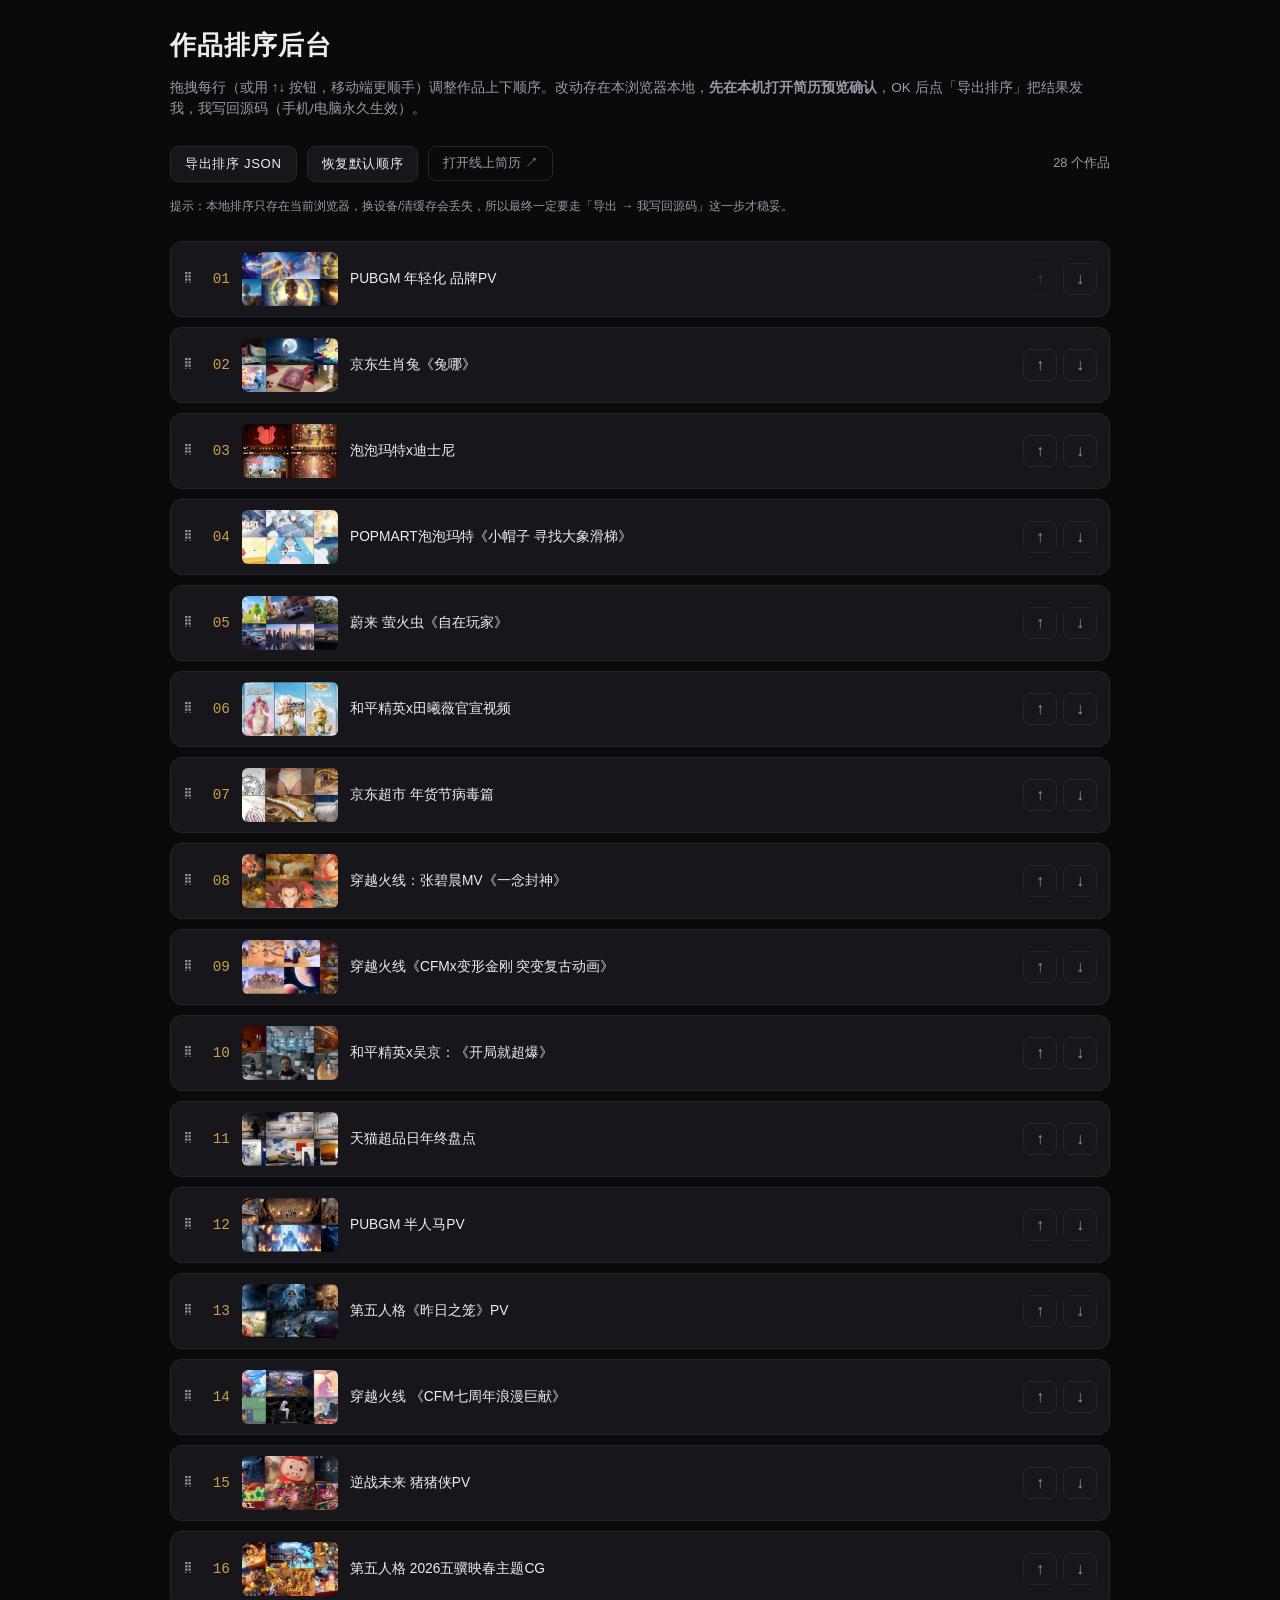
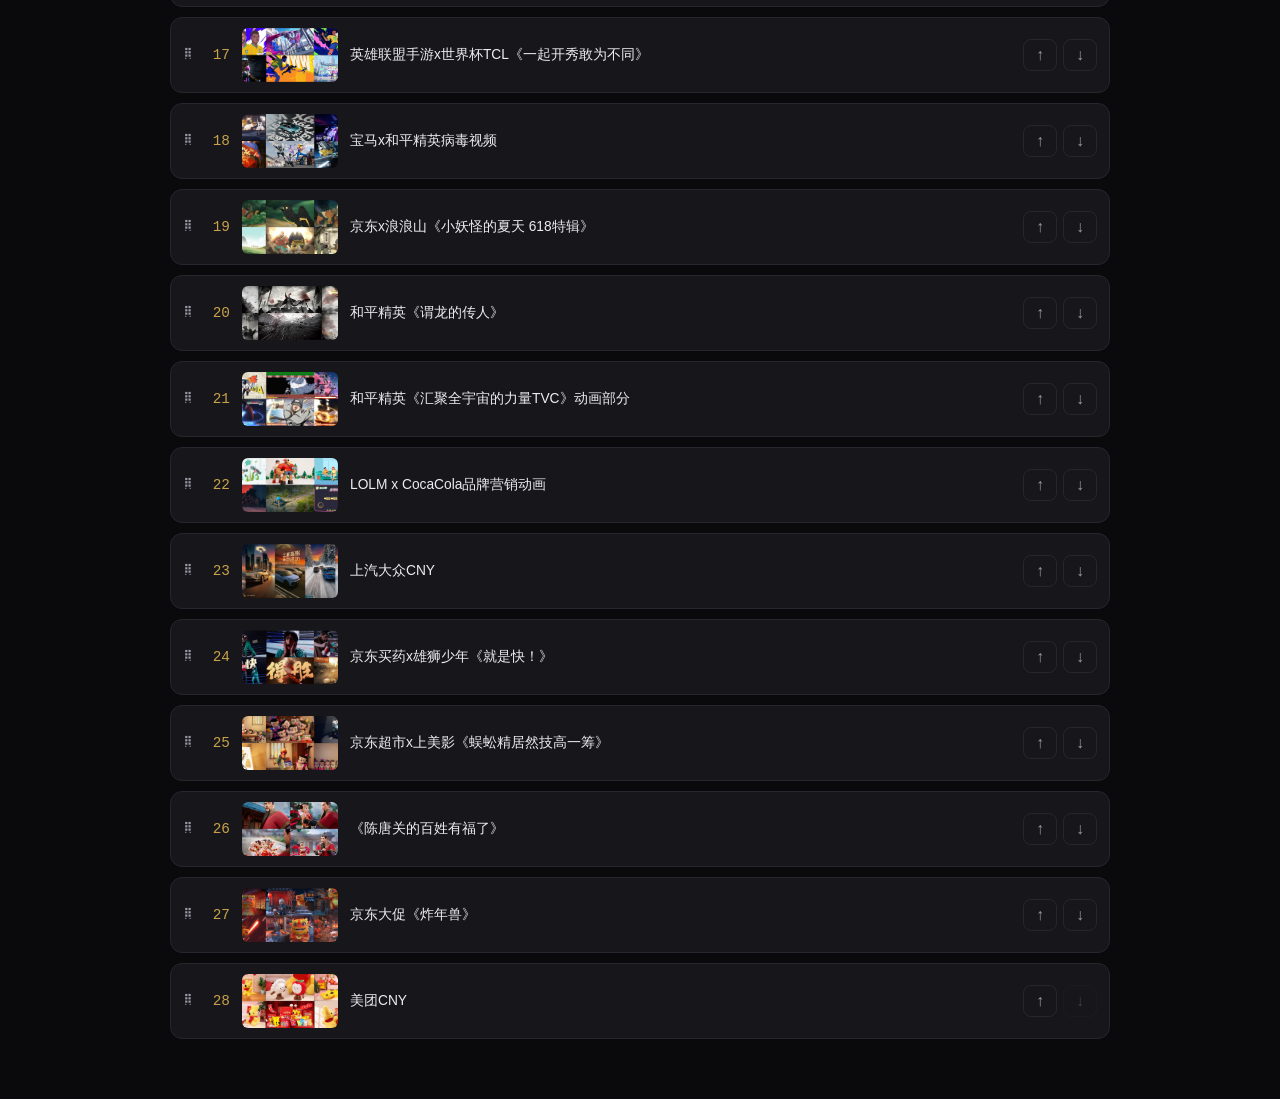
<file: sort.html>
<!DOCTYPE html>
<html lang="zh-CN">
<head>
<meta charset="UTF-8" />
<meta name="viewport" content="width=device-width, initial-scale=1.0" />
<title>作品排序后台 · 导演简历</title>
<style>
  :root{
    --bg:#0a0a0c;--bg-soft:#121216;--panel:#16161b;--line:#26262e;
    --text:#ececf1;--muted:#9a9aa6;--accent:#c8a24a;
  }
  *{box-sizing:border-box}
  body{margin:0;background:var(--bg);color:var(--text);
    font-family:"Noto Sans SC",-apple-system,BlinkMacSystemFont,"Segoe UI",sans-serif;}
  header{padding:28px 20px 12px;max-width:980px;margin:0 auto}
  h1{font-family:"Noto Serif SC",serif;font-size:1.6rem;margin:0 0 6px;letter-spacing:.04em}
  .sub{color:var(--muted);font-size:.85rem;line-height:1.6}
  .bar{max-width:980px;margin:0 auto;padding:0 20px 14px;display:flex;gap:10px;flex-wrap:wrap;align-items:center}
  .bar button{background:var(--panel);color:var(--text);border:1px solid var(--line);
    padding:8px 14px;border-radius:8px;cursor:pointer;font-size:.82rem;letter-spacing:.05em}
  .bar button:hover{border-color:var(--accent);color:var(--accent)}
  .bar .count{color:var(--muted);font-size:.8rem;margin-left:auto}
  .list{max-width:980px;margin:0 auto;padding:0 20px 60px;display:flex;flex-direction:column;gap:10px}
  .row{background:var(--panel);border:1px solid var(--line);border-radius:12px;
    display:flex;align-items:center;gap:12px;padding:10px 12px;cursor:grab;}
  .row.dragging{opacity:.4;border-color:var(--accent)}
  .row.over{border-color:var(--accent)}
  .handle{color:var(--muted);font-size:1.1rem;cursor:grab;user-select:none}
  .idx{font-family:ui-monospace,monospace;color:var(--accent);font-size:.9rem;width:26px;text-align:right}
  .mini{width:96px;height:54px;object-fit:cover;border-radius:6px;background:#000;flex:0 0 auto}
  .ttl{flex:1;font-size:.86rem;line-height:1.35}
  .ops{display:flex;gap:6px;flex:0 0 auto}
  .ops button{background:transparent;border:1px solid var(--line);color:var(--muted);
    width:34px;height:32px;border-radius:8px;cursor:pointer;font-size:1rem}
  .ops button:hover{border-color:var(--accent);color:var(--accent)}
  .ops button:disabled{opacity:.3;cursor:default}
  .hint{max-width:980px;margin:0 auto;padding:0 20px 24px;color:var(--muted);font-size:.78rem;line-height:1.7}
</style>
</head>
<body>
<header>
  <h1>作品排序后台</h1>
  <p class="sub">拖拽每行（或用 ↑↓ 按钮，移动端更顺手）调整作品上下顺序。改动存在本浏览器本地，<b>先在本机打开简历预览确认</b>，OK 后点「导出排序」把结果发我，我写回源码（手机/电脑永久生效）。</p>
</header>
<div class="bar">
  <button id="export">导出排序 JSON</button>
  <button id="reset">恢复默认顺序</button>
  <a href="index.html" target="_blank" style="color:var(--muted);font-size:.8rem;text-decoration:none;border:1px solid var(--line);padding:8px 14px;border-radius:8px">打开线上简历 ↗</a>
  <span class="count" id="count"></span>
</div>
<div class="hint">提示：本地排序只存在当前浏览器，换设备/清缓存会丢失，所以最终一定要走「导出 → 我写回源码」这一步才稳妥。</div>
<div class="list" id="list"></div>

<script>
/* ===== 作品清单（标题 + 当前默认图），与 main.js 的 WORKS 顺序保持一致 ===== */
const WORKS = [
  { t:"PUBGM 年轻化 品牌PV", img:"assets/img/poster_015.jpg" },
  { t:"京东生肖兔《兔哪》", img:"assets/img/poster_001.jpg" },
  { t:"泡泡玛特x迪士尼", img:"assets/img/poster_006.jpg" },
  { t:"POPMART泡泡玛特《小帽子 寻找大象滑梯》", img:"assets/img/poster_028.jpg" },
  { t:"蔚来 萤火虫《自在玩家》", img:"assets/img/poster_003.jpg" },
  { t:"和平精英x田曦薇官宣视频", img:"assets/img/poster_029.jpg" },
  { t:"京东超市 年货节病毒篇", img:"assets/img/poster_009.jpg" },
  { t:"穿越火线：张碧晨MV《一念封神》", img:"assets/img/poster_021.jpg" },
  { t:"穿越火线《CFMx变形金刚 突变复古动画》", img:"assets/img/poster_023.jpg" },
  { t:"和平精英x吴京：《开局就超爆》", img:"assets/img/poster_026.jpg" },
  { t:"天猫超品日年终盘点", img:"assets/img/poster_018.jpg" },
  { t:"PUBGM 半人马PV", img:"assets/img/poster_017.jpg" },
  { t:"第五人格《昨日之笼》PV", img:"assets/img/poster_016.jpg" },
  { t:"穿越火线 《CFM七周年浪漫巨献》", img:"assets/img/poster_012.jpg" },
  { t:"逆战未来 猪猪侠PV", img:"assets/img/poster_002.jpg" },
  { t:"第五人格 2026五骥映春主题CG", img:"assets/img/poster_014.jpg" },
  { t:"英雄联盟手游x世界杯TCL《一起开秀敢为不同》", img:"assets/img/poster_024.jpg" },
  { t:"宝马x和平精英病毒视频", img:"assets/img/poster_022.jpg" },
  { t:"京东x浪浪山《小妖怪的夏天 618特辑》", img:"assets/img/poster_013.jpg" },
  { t:"和平精英《谓龙的传人》", img:"assets/img/poster_027.jpg" },
  { t:"和平精英《汇聚全宇宙的力量TVC》动画部分", img:"assets/img/poster_020.jpg" },
  { t:"LOLM x CocaCola品牌营销动画", img:"assets/img/poster_019.jpg" },
  { t:"上汽大众CNY", img:"assets/img/poster_004.jpg" },
  { t:"京东买药x雄狮少年《就是快！》", img:"assets/img/poster_005.jpg" },
  { t:"京东超市x上美影《蜈蚣精居然技高一筹》", img:"assets/img/poster_010.jpg" },
  { t:"《陈唐关的百姓有福了》", img:"assets/img/poster_008.jpg" },
  { t:"京东大促《炸年兽》", img:"assets/img/poster_011.jpg" },
  { t:"美团CNY", img:"assets/img/poster_007.jpg" },
];

const KEY = "workOrder";
const defaultOrder = WORKS.map(w=>w.t);
let order = JSON.parse(localStorage.getItem(KEY) || "null");
if(!Array.isArray(order) || order.length!==defaultOrder.length || !order.every(t=>defaultOrder.includes(t))){
  order = defaultOrder.slice();
}
// 复用配对编辑页的本地换图覆盖，预览时图也同步
const workImgs = JSON.parse(localStorage.getItem("workImgs") || "{}");
const imgOf = (w) => workImgs[w.t] || w.img;

const list = document.getElementById("list");
function render(){
  list.innerHTML = order.map((t,i)=>{
    const w = WORKS.find(x=>x.t===t);
    return `<div class="row" draggable="true" data-t="${t}">
      <span class="handle">⠿</span>
      <span class="idx">${String(i+1).padStart(2,"0")}</span>
      <img class="mini" src="${imgOf(w)}" alt="${w.t}" loading="lazy" />
      <span class="ttl">${w.t}</span>
      <span class="ops">
        <button data-act="up" data-t="${t}" ${i===0?"disabled":""}>↑</button>
        <button data-act="down" data-t="${t}" ${i===order.length-1?"disabled":""}>↓</button>
      </span>
    </div>`;
  }).join("");
  document.getElementById("count").textContent = `${order.length} 个作品`;
}
function save(){ localStorage.setItem(KEY, JSON.stringify(order)); }

list.addEventListener("click", e=>{
  const btn = e.target.closest("button[data-act]"); if(!btn) return;
  const t = btn.dataset.t; const i = order.indexOf(t);
  if(btn.dataset.act==="up" && i>0){ [order[i-1],order[i]]=[order[i],order[i-1]]; }
  if(btn.dataset.act==="down" && i<order.length-1){ [order[i+1],order[i]]=[order[i],order[i+1]]; }
  save(); render();
});

/* 拖拽排序 */
let dragT = null;
list.addEventListener("dragstart", e=>{
  const row = e.target.closest(".row"); if(!row) return;
  dragT = row.dataset.t; row.classList.add("dragging");
});
list.addEventListener("dragend", e=>{
  const row = e.target.closest(".row"); if(row) row.classList.remove("dragging");
  document.querySelectorAll(".row.over").forEach(r=>r.classList.remove("over"));
  dragT = null;
});
list.addEventListener("dragover", e=>{
  e.preventDefault();
  const row = e.target.closest(".row"); if(!row || !dragT) return;
  document.querySelectorAll(".row.over").forEach(r=>r.classList.remove("over"));
  row.classList.add("over");
});
list.addEventListener("drop", e=>{
  e.preventDefault();
  const target = e.target.closest(".row"); if(!target || !dragT) return;
  const from = order.indexOf(dragT);
  const to = order.indexOf(target.dataset.t);
  if(from<0 || to<0 || from===to) return;
  order.splice(from,1);
  order.splice(to,0,dragT);
  save(); render();
});

document.getElementById("reset").addEventListener("click", ()=>{
  if(confirm("确定恢复默认顺序？")){ order = defaultOrder.slice(); save(); render(); }
});
document.getElementById("export").addEventListener("click", ()=>{
  const blob = new Blob([JSON.stringify(order,null,2)], {type:"application/json"});
  const a = document.createElement("a");
  a.href = URL.createObjectURL(blob);
  a.download = "work_order.json";
  a.click();
});

render();
</script>
</body>
</html>
</file>
<file: assets/fonts/oswald/300.css>
/* oswald-cyrillic-ext-300-normal */
@font-face {
  font-family: 'Oswald';
  font-style: normal;
  font-display: swap;
  font-weight: 300;
  src: url(./files/oswald-cyrillic-ext-300-normal.woff2) format('woff2'), url(./files/oswald-cyrillic-ext-300-normal.woff) format('woff');
  unicode-range: U+0460-052F,U+1C80-1C8A,U+20B4,U+2DE0-2DFF,U+A640-A69F,U+FE2E-FE2F;
}

/* oswald-cyrillic-300-normal */
@font-face {
  font-family: 'Oswald';
  font-style: normal;
  font-display: swap;
  font-weight: 300;
  src: url(./files/oswald-cyrillic-300-normal.woff2) format('woff2'), url(./files/oswald-cyrillic-300-normal.woff) format('woff');
  unicode-range: U+0301,U+0400-045F,U+0490-0491,U+04B0-04B1,U+2116;
}

/* oswald-vietnamese-300-normal */
@font-face {
  font-family: 'Oswald';
  font-style: normal;
  font-display: swap;
  font-weight: 300;
  src: url(./files/oswald-vietnamese-300-normal.woff2) format('woff2'), url(./files/oswald-vietnamese-300-normal.woff) format('woff');
  unicode-range: U+0102-0103,U+0110-0111,U+0128-0129,U+0168-0169,U+01A0-01A1,U+01AF-01B0,U+0300-0301,U+0303-0304,U+0308-0309,U+0323,U+0329,U+1EA0-1EF9,U+20AB;
}

/* oswald-latin-ext-300-normal */
@font-face {
  font-family: 'Oswald';
  font-style: normal;
  font-display: swap;
  font-weight: 300;
  src: url(./files/oswald-latin-ext-300-normal.woff2) format('woff2'), url(./files/oswald-latin-ext-300-normal.woff) format('woff');
  unicode-range: U+0100-02BA,U+02BD-02C5,U+02C7-02CC,U+02CE-02D7,U+02DD-02FF,U+0304,U+0308,U+0329,U+1D00-1DBF,U+1E00-1E9F,U+1EF2-1EFF,U+2020,U+20A0-20AB,U+20AD-20C0,U+2113,U+2C60-2C7F,U+A720-A7FF;
}

/* oswald-latin-300-normal */
@font-face {
  font-family: 'Oswald';
  font-style: normal;
  font-display: swap;
  font-weight: 300;
  src: url(./files/oswald-latin-300-normal.woff2) format('woff2'), url(./files/oswald-latin-300-normal.woff) format('woff');
  unicode-range: U+0000-00FF,U+0131,U+0152-0153,U+02BB-02BC,U+02C6,U+02DA,U+02DC,U+0304,U+0308,U+0329,U+2000-206F,U+20AC,U+2122,U+2191,U+2193,U+2212,U+2215,U+FEFF,U+FFFD;
}
</file>
<file: assets/fonts/oswald/400.css>
/* oswald-cyrillic-ext-400-normal */
@font-face {
  font-family: 'Oswald';
  font-style: normal;
  font-display: swap;
  font-weight: 400;
  src: url(./files/oswald-cyrillic-ext-400-normal.woff2) format('woff2'), url(./files/oswald-cyrillic-ext-400-normal.woff) format('woff');
  unicode-range: U+0460-052F,U+1C80-1C8A,U+20B4,U+2DE0-2DFF,U+A640-A69F,U+FE2E-FE2F;
}

/* oswald-cyrillic-400-normal */
@font-face {
  font-family: 'Oswald';
  font-style: normal;
  font-display: swap;
  font-weight: 400;
  src: url(./files/oswald-cyrillic-400-normal.woff2) format('woff2'), url(./files/oswald-cyrillic-400-normal.woff) format('woff');
  unicode-range: U+0301,U+0400-045F,U+0490-0491,U+04B0-04B1,U+2116;
}

/* oswald-vietnamese-400-normal */
@font-face {
  font-family: 'Oswald';
  font-style: normal;
  font-display: swap;
  font-weight: 400;
  src: url(./files/oswald-vietnamese-400-normal.woff2) format('woff2'), url(./files/oswald-vietnamese-400-normal.woff) format('woff');
  unicode-range: U+0102-0103,U+0110-0111,U+0128-0129,U+0168-0169,U+01A0-01A1,U+01AF-01B0,U+0300-0301,U+0303-0304,U+0308-0309,U+0323,U+0329,U+1EA0-1EF9,U+20AB;
}

/* oswald-latin-ext-400-normal */
@font-face {
  font-family: 'Oswald';
  font-style: normal;
  font-display: swap;
  font-weight: 400;
  src: url(./files/oswald-latin-ext-400-normal.woff2) format('woff2'), url(./files/oswald-latin-ext-400-normal.woff) format('woff');
  unicode-range: U+0100-02BA,U+02BD-02C5,U+02C7-02CC,U+02CE-02D7,U+02DD-02FF,U+0304,U+0308,U+0329,U+1D00-1DBF,U+1E00-1E9F,U+1EF2-1EFF,U+2020,U+20A0-20AB,U+20AD-20C0,U+2113,U+2C60-2C7F,U+A720-A7FF;
}

/* oswald-latin-400-normal */
@font-face {
  font-family: 'Oswald';
  font-style: normal;
  font-display: swap;
  font-weight: 400;
  src: url(./files/oswald-latin-400-normal.woff2) format('woff2'), url(./files/oswald-latin-400-normal.woff) format('woff');
  unicode-range: U+0000-00FF,U+0131,U+0152-0153,U+02BB-02BC,U+02C6,U+02DA,U+02DC,U+0304,U+0308,U+0329,U+2000-206F,U+20AC,U+2122,U+2191,U+2193,U+2212,U+2215,U+FEFF,U+FFFD;
}
</file>
<file: assets/fonts/oswald/500.css>
/* oswald-cyrillic-ext-500-normal */
@font-face {
  font-family: 'Oswald';
  font-style: normal;
  font-display: swap;
  font-weight: 500;
  src: url(./files/oswald-cyrillic-ext-500-normal.woff2) format('woff2'), url(./files/oswald-cyrillic-ext-500-normal.woff) format('woff');
  unicode-range: U+0460-052F,U+1C80-1C8A,U+20B4,U+2DE0-2DFF,U+A640-A69F,U+FE2E-FE2F;
}

/* oswald-cyrillic-500-normal */
@font-face {
  font-family: 'Oswald';
  font-style: normal;
  font-display: swap;
  font-weight: 500;
  src: url(./files/oswald-cyrillic-500-normal.woff2) format('woff2'), url(./files/oswald-cyrillic-500-normal.woff) format('woff');
  unicode-range: U+0301,U+0400-045F,U+0490-0491,U+04B0-04B1,U+2116;
}

/* oswald-vietnamese-500-normal */
@font-face {
  font-family: 'Oswald';
  font-style: normal;
  font-display: swap;
  font-weight: 500;
  src: url(./files/oswald-vietnamese-500-normal.woff2) format('woff2'), url(./files/oswald-vietnamese-500-normal.woff) format('woff');
  unicode-range: U+0102-0103,U+0110-0111,U+0128-0129,U+0168-0169,U+01A0-01A1,U+01AF-01B0,U+0300-0301,U+0303-0304,U+0308-0309,U+0323,U+0329,U+1EA0-1EF9,U+20AB;
}

/* oswald-latin-ext-500-normal */
@font-face {
  font-family: 'Oswald';
  font-style: normal;
  font-display: swap;
  font-weight: 500;
  src: url(./files/oswald-latin-ext-500-normal.woff2) format('woff2'), url(./files/oswald-latin-ext-500-normal.woff) format('woff');
  unicode-range: U+0100-02BA,U+02BD-02C5,U+02C7-02CC,U+02CE-02D7,U+02DD-02FF,U+0304,U+0308,U+0329,U+1D00-1DBF,U+1E00-1E9F,U+1EF2-1EFF,U+2020,U+20A0-20AB,U+20AD-20C0,U+2113,U+2C60-2C7F,U+A720-A7FF;
}

/* oswald-latin-500-normal */
@font-face {
  font-family: 'Oswald';
  font-style: normal;
  font-display: swap;
  font-weight: 500;
  src: url(./files/oswald-latin-500-normal.woff2) format('woff2'), url(./files/oswald-latin-500-normal.woff) format('woff');
  unicode-range: U+0000-00FF,U+0131,U+0152-0153,U+02BB-02BC,U+02C6,U+02DA,U+02DC,U+0304,U+0308,U+0329,U+2000-206F,U+20AC,U+2122,U+2191,U+2193,U+2212,U+2215,U+FEFF,U+FFFD;
}
</file>
<file: assets/fonts/oswald/600.css>
/* oswald-cyrillic-ext-600-normal */
@font-face {
  font-family: 'Oswald';
  font-style: normal;
  font-display: swap;
  font-weight: 600;
  src: url(./files/oswald-cyrillic-ext-600-normal.woff2) format('woff2'), url(./files/oswald-cyrillic-ext-600-normal.woff) format('woff');
  unicode-range: U+0460-052F,U+1C80-1C8A,U+20B4,U+2DE0-2DFF,U+A640-A69F,U+FE2E-FE2F;
}

/* oswald-cyrillic-600-normal */
@font-face {
  font-family: 'Oswald';
  font-style: normal;
  font-display: swap;
  font-weight: 600;
  src: url(./files/oswald-cyrillic-600-normal.woff2) format('woff2'), url(./files/oswald-cyrillic-600-normal.woff) format('woff');
  unicode-range: U+0301,U+0400-045F,U+0490-0491,U+04B0-04B1,U+2116;
}

/* oswald-vietnamese-600-normal */
@font-face {
  font-family: 'Oswald';
  font-style: normal;
  font-display: swap;
  font-weight: 600;
  src: url(./files/oswald-vietnamese-600-normal.woff2) format('woff2'), url(./files/oswald-vietnamese-600-normal.woff) format('woff');
  unicode-range: U+0102-0103,U+0110-0111,U+0128-0129,U+0168-0169,U+01A0-01A1,U+01AF-01B0,U+0300-0301,U+0303-0304,U+0308-0309,U+0323,U+0329,U+1EA0-1EF9,U+20AB;
}

/* oswald-latin-ext-600-normal */
@font-face {
  font-family: 'Oswald';
  font-style: normal;
  font-display: swap;
  font-weight: 600;
  src: url(./files/oswald-latin-ext-600-normal.woff2) format('woff2'), url(./files/oswald-latin-ext-600-normal.woff) format('woff');
  unicode-range: U+0100-02BA,U+02BD-02C5,U+02C7-02CC,U+02CE-02D7,U+02DD-02FF,U+0304,U+0308,U+0329,U+1D00-1DBF,U+1E00-1E9F,U+1EF2-1EFF,U+2020,U+20A0-20AB,U+20AD-20C0,U+2113,U+2C60-2C7F,U+A720-A7FF;
}

/* oswald-latin-600-normal */
@font-face {
  font-family: 'Oswald';
  font-style: normal;
  font-display: swap;
  font-weight: 600;
  src: url(./files/oswald-latin-600-normal.woff2) format('woff2'), url(./files/oswald-latin-600-normal.woff) format('woff');
  unicode-range: U+0000-00FF,U+0131,U+0152-0153,U+02BB-02BC,U+02C6,U+02DA,U+02DC,U+0304,U+0308,U+0329,U+2000-206F,U+20AC,U+2122,U+2191,U+2193,U+2212,U+2215,U+FEFF,U+FFFD;
}
</file>
<file: assets/fonts/oswald/700.css>
/* oswald-cyrillic-ext-700-normal */
@font-face {
  font-family: 'Oswald';
  font-style: normal;
  font-display: swap;
  font-weight: 700;
  src: url(./files/oswald-cyrillic-ext-700-normal.woff2) format('woff2'), url(./files/oswald-cyrillic-ext-700-normal.woff) format('woff');
  unicode-range: U+0460-052F,U+1C80-1C8A,U+20B4,U+2DE0-2DFF,U+A640-A69F,U+FE2E-FE2F;
}

/* oswald-cyrillic-700-normal */
@font-face {
  font-family: 'Oswald';
  font-style: normal;
  font-display: swap;
  font-weight: 700;
  src: url(./files/oswald-cyrillic-700-normal.woff2) format('woff2'), url(./files/oswald-cyrillic-700-normal.woff) format('woff');
  unicode-range: U+0301,U+0400-045F,U+0490-0491,U+04B0-04B1,U+2116;
}

/* oswald-vietnamese-700-normal */
@font-face {
  font-family: 'Oswald';
  font-style: normal;
  font-display: swap;
  font-weight: 700;
  src: url(./files/oswald-vietnamese-700-normal.woff2) format('woff2'), url(./files/oswald-vietnamese-700-normal.woff) format('woff');
  unicode-range: U+0102-0103,U+0110-0111,U+0128-0129,U+0168-0169,U+01A0-01A1,U+01AF-01B0,U+0300-0301,U+0303-0304,U+0308-0309,U+0323,U+0329,U+1EA0-1EF9,U+20AB;
}

/* oswald-latin-ext-700-normal */
@font-face {
  font-family: 'Oswald';
  font-style: normal;
  font-display: swap;
  font-weight: 700;
  src: url(./files/oswald-latin-ext-700-normal.woff2) format('woff2'), url(./files/oswald-latin-ext-700-normal.woff) format('woff');
  unicode-range: U+0100-02BA,U+02BD-02C5,U+02C7-02CC,U+02CE-02D7,U+02DD-02FF,U+0304,U+0308,U+0329,U+1D00-1DBF,U+1E00-1E9F,U+1EF2-1EFF,U+2020,U+20A0-20AB,U+20AD-20C0,U+2113,U+2C60-2C7F,U+A720-A7FF;
}

/* oswald-latin-700-normal */
@font-face {
  font-family: 'Oswald';
  font-style: normal;
  font-display: swap;
  font-weight: 700;
  src: url(./files/oswald-latin-700-normal.woff2) format('woff2'), url(./files/oswald-latin-700-normal.woff) format('woff');
  unicode-range: U+0000-00FF,U+0131,U+0152-0153,U+02BB-02BC,U+02C6,U+02DA,U+02DC,U+0304,U+0308,U+0329,U+2000-206F,U+20AC,U+2122,U+2191,U+2193,U+2212,U+2215,U+FEFF,U+FFFD;
}
</file>
<file: assets/fonts/playfair-display/500.css>
/* playfair-display-cyrillic-500-normal */
@font-face {
  font-family: 'Playfair Display';
  font-style: normal;
  font-display: swap;
  font-weight: 500;
  src: url(./files/playfair-display-cyrillic-500-normal.woff2) format('woff2'), url(./files/playfair-display-cyrillic-500-normal.woff) format('woff');
  unicode-range: U+0301,U+0400-045F,U+0490-0491,U+04B0-04B1,U+2116;
}

/* playfair-display-vietnamese-500-normal */
@font-face {
  font-family: 'Playfair Display';
  font-style: normal;
  font-display: swap;
  font-weight: 500;
  src: url(./files/playfair-display-vietnamese-500-normal.woff2) format('woff2'), url(./files/playfair-display-vietnamese-500-normal.woff) format('woff');
  unicode-range: U+0102-0103,U+0110-0111,U+0128-0129,U+0168-0169,U+01A0-01A1,U+01AF-01B0,U+0300-0301,U+0303-0304,U+0308-0309,U+0323,U+0329,U+1EA0-1EF9,U+20AB;
}

/* playfair-display-latin-ext-500-normal */
@font-face {
  font-family: 'Playfair Display';
  font-style: normal;
  font-display: swap;
  font-weight: 500;
  src: url(./files/playfair-display-latin-ext-500-normal.woff2) format('woff2'), url(./files/playfair-display-latin-ext-500-normal.woff) format('woff');
  unicode-range: U+0100-02BA,U+02BD-02C5,U+02C7-02CC,U+02CE-02D7,U+02DD-02FF,U+0304,U+0308,U+0329,U+1D00-1DBF,U+1E00-1E9F,U+1EF2-1EFF,U+2020,U+20A0-20AB,U+20AD-20C0,U+2113,U+2C60-2C7F,U+A720-A7FF;
}

/* playfair-display-latin-500-normal */
@font-face {
  font-family: 'Playfair Display';
  font-style: normal;
  font-display: swap;
  font-weight: 500;
  src: url(./files/playfair-display-latin-500-normal.woff2) format('woff2'), url(./files/playfair-display-latin-500-normal.woff) format('woff');
  unicode-range: U+0000-00FF,U+0131,U+0152-0153,U+02BB-02BC,U+02C6,U+02DA,U+02DC,U+0304,U+0308,U+0329,U+2000-206F,U+20AC,U+2122,U+2191,U+2193,U+2212,U+2215,U+FEFF,U+FFFD;
}
</file>
<file: assets/fonts/playfair-display/600.css>
/* playfair-display-cyrillic-600-normal */
@font-face {
  font-family: 'Playfair Display';
  font-style: normal;
  font-display: swap;
  font-weight: 600;
  src: url(./files/playfair-display-cyrillic-600-normal.woff2) format('woff2'), url(./files/playfair-display-cyrillic-600-normal.woff) format('woff');
  unicode-range: U+0301,U+0400-045F,U+0490-0491,U+04B0-04B1,U+2116;
}

/* playfair-display-vietnamese-600-normal */
@font-face {
  font-family: 'Playfair Display';
  font-style: normal;
  font-display: swap;
  font-weight: 600;
  src: url(./files/playfair-display-vietnamese-600-normal.woff2) format('woff2'), url(./files/playfair-display-vietnamese-600-normal.woff) format('woff');
  unicode-range: U+0102-0103,U+0110-0111,U+0128-0129,U+0168-0169,U+01A0-01A1,U+01AF-01B0,U+0300-0301,U+0303-0304,U+0308-0309,U+0323,U+0329,U+1EA0-1EF9,U+20AB;
}

/* playfair-display-latin-ext-600-normal */
@font-face {
  font-family: 'Playfair Display';
  font-style: normal;
  font-display: swap;
  font-weight: 600;
  src: url(./files/playfair-display-latin-ext-600-normal.woff2) format('woff2'), url(./files/playfair-display-latin-ext-600-normal.woff) format('woff');
  unicode-range: U+0100-02BA,U+02BD-02C5,U+02C7-02CC,U+02CE-02D7,U+02DD-02FF,U+0304,U+0308,U+0329,U+1D00-1DBF,U+1E00-1E9F,U+1EF2-1EFF,U+2020,U+20A0-20AB,U+20AD-20C0,U+2113,U+2C60-2C7F,U+A720-A7FF;
}

/* playfair-display-latin-600-normal */
@font-face {
  font-family: 'Playfair Display';
  font-style: normal;
  font-display: swap;
  font-weight: 600;
  src: url(./files/playfair-display-latin-600-normal.woff2) format('woff2'), url(./files/playfair-display-latin-600-normal.woff) format('woff');
  unicode-range: U+0000-00FF,U+0131,U+0152-0153,U+02BB-02BC,U+02C6,U+02DA,U+02DC,U+0304,U+0308,U+0329,U+2000-206F,U+20AC,U+2122,U+2191,U+2193,U+2212,U+2215,U+FEFF,U+FFFD;
}
</file>
<file: assets/fonts/playfair-display/700.css>
/* playfair-display-cyrillic-700-normal */
@font-face {
  font-family: 'Playfair Display';
  font-style: normal;
  font-display: swap;
  font-weight: 700;
  src: url(./files/playfair-display-cyrillic-700-normal.woff2) format('woff2'), url(./files/playfair-display-cyrillic-700-normal.woff) format('woff');
  unicode-range: U+0301,U+0400-045F,U+0490-0491,U+04B0-04B1,U+2116;
}

/* playfair-display-vietnamese-700-normal */
@font-face {
  font-family: 'Playfair Display';
  font-style: normal;
  font-display: swap;
  font-weight: 700;
  src: url(./files/playfair-display-vietnamese-700-normal.woff2) format('woff2'), url(./files/playfair-display-vietnamese-700-normal.woff) format('woff');
  unicode-range: U+0102-0103,U+0110-0111,U+0128-0129,U+0168-0169,U+01A0-01A1,U+01AF-01B0,U+0300-0301,U+0303-0304,U+0308-0309,U+0323,U+0329,U+1EA0-1EF9,U+20AB;
}

/* playfair-display-latin-ext-700-normal */
@font-face {
  font-family: 'Playfair Display';
  font-style: normal;
  font-display: swap;
  font-weight: 700;
  src: url(./files/playfair-display-latin-ext-700-normal.woff2) format('woff2'), url(./files/playfair-display-latin-ext-700-normal.woff) format('woff');
  unicode-range: U+0100-02BA,U+02BD-02C5,U+02C7-02CC,U+02CE-02D7,U+02DD-02FF,U+0304,U+0308,U+0329,U+1D00-1DBF,U+1E00-1E9F,U+1EF2-1EFF,U+2020,U+20A0-20AB,U+20AD-20C0,U+2113,U+2C60-2C7F,U+A720-A7FF;
}

/* playfair-display-latin-700-normal */
@font-face {
  font-family: 'Playfair Display';
  font-style: normal;
  font-display: swap;
  font-weight: 700;
  src: url(./files/playfair-display-latin-700-normal.woff2) format('woff2'), url(./files/playfair-display-latin-700-normal.woff) format('woff');
  unicode-range: U+0000-00FF,U+0131,U+0152-0153,U+02BB-02BC,U+02C6,U+02DA,U+02DC,U+0304,U+0308,U+0329,U+2000-206F,U+20AC,U+2122,U+2191,U+2193,U+2212,U+2215,U+FEFF,U+FFFD;
}
</file>
<file: assets/fonts/playfair-display/500-italic.css>
/* playfair-display-cyrillic-500-italic */
@font-face {
  font-family: 'Playfair Display';
  font-style: italic;
  font-display: swap;
  font-weight: 500;
  src: url(./files/playfair-display-cyrillic-500-italic.woff2) format('woff2'), url(./files/playfair-display-cyrillic-500-italic.woff) format('woff');
  unicode-range: U+0301,U+0400-045F,U+0490-0491,U+04B0-04B1,U+2116;
}

/* playfair-display-vietnamese-500-italic */
@font-face {
  font-family: 'Playfair Display';
  font-style: italic;
  font-display: swap;
  font-weight: 500;
  src: url(./files/playfair-display-vietnamese-500-italic.woff2) format('woff2'), url(./files/playfair-display-vietnamese-500-italic.woff) format('woff');
  unicode-range: U+0102-0103,U+0110-0111,U+0128-0129,U+0168-0169,U+01A0-01A1,U+01AF-01B0,U+0300-0301,U+0303-0304,U+0308-0309,U+0323,U+0329,U+1EA0-1EF9,U+20AB;
}

/* playfair-display-latin-ext-500-italic */
@font-face {
  font-family: 'Playfair Display';
  font-style: italic;
  font-display: swap;
  font-weight: 500;
  src: url(./files/playfair-display-latin-ext-500-italic.woff2) format('woff2'), url(./files/playfair-display-latin-ext-500-italic.woff) format('woff');
  unicode-range: U+0100-02BA,U+02BD-02C5,U+02C7-02CC,U+02CE-02D7,U+02DD-02FF,U+0304,U+0308,U+0329,U+1D00-1DBF,U+1E00-1E9F,U+1EF2-1EFF,U+2020,U+20A0-20AB,U+20AD-20C0,U+2113,U+2C60-2C7F,U+A720-A7FF;
}

/* playfair-display-latin-500-italic */
@font-face {
  font-family: 'Playfair Display';
  font-style: italic;
  font-display: swap;
  font-weight: 500;
  src: url(./files/playfair-display-latin-500-italic.woff2) format('woff2'), url(./files/playfair-display-latin-500-italic.woff) format('woff');
  unicode-range: U+0000-00FF,U+0131,U+0152-0153,U+02BB-02BC,U+02C6,U+02DA,U+02DC,U+0304,U+0308,U+0329,U+2000-206F,U+20AC,U+2122,U+2191,U+2193,U+2212,U+2215,U+FEFF,U+FFFD;
}
</file>
<file: assets/fonts/playfair-display/600-italic.css>
/* playfair-display-cyrillic-600-italic */
@font-face {
  font-family: 'Playfair Display';
  font-style: italic;
  font-display: swap;
  font-weight: 600;
  src: url(./files/playfair-display-cyrillic-600-italic.woff2) format('woff2'), url(./files/playfair-display-cyrillic-600-italic.woff) format('woff');
  unicode-range: U+0301,U+0400-045F,U+0490-0491,U+04B0-04B1,U+2116;
}

/* playfair-display-vietnamese-600-italic */
@font-face {
  font-family: 'Playfair Display';
  font-style: italic;
  font-display: swap;
  font-weight: 600;
  src: url(./files/playfair-display-vietnamese-600-italic.woff2) format('woff2'), url(./files/playfair-display-vietnamese-600-italic.woff) format('woff');
  unicode-range: U+0102-0103,U+0110-0111,U+0128-0129,U+0168-0169,U+01A0-01A1,U+01AF-01B0,U+0300-0301,U+0303-0304,U+0308-0309,U+0323,U+0329,U+1EA0-1EF9,U+20AB;
}

/* playfair-display-latin-ext-600-italic */
@font-face {
  font-family: 'Playfair Display';
  font-style: italic;
  font-display: swap;
  font-weight: 600;
  src: url(./files/playfair-display-latin-ext-600-italic.woff2) format('woff2'), url(./files/playfair-display-latin-ext-600-italic.woff) format('woff');
  unicode-range: U+0100-02BA,U+02BD-02C5,U+02C7-02CC,U+02CE-02D7,U+02DD-02FF,U+0304,U+0308,U+0329,U+1D00-1DBF,U+1E00-1E9F,U+1EF2-1EFF,U+2020,U+20A0-20AB,U+20AD-20C0,U+2113,U+2C60-2C7F,U+A720-A7FF;
}

/* playfair-display-latin-600-italic */
@font-face {
  font-family: 'Playfair Display';
  font-style: italic;
  font-display: swap;
  font-weight: 600;
  src: url(./files/playfair-display-latin-600-italic.woff2) format('woff2'), url(./files/playfair-display-latin-600-italic.woff) format('woff');
  unicode-range: U+0000-00FF,U+0131,U+0152-0153,U+02BB-02BC,U+02C6,U+02DA,U+02DC,U+0304,U+0308,U+0329,U+2000-206F,U+20AC,U+2122,U+2191,U+2193,U+2212,U+2215,U+FEFF,U+FFFD;
}
</file>
<file: assets/fonts/playfair-display/700-italic.css>
/* playfair-display-cyrillic-700-italic */
@font-face {
  font-family: 'Playfair Display';
  font-style: italic;
  font-display: swap;
  font-weight: 700;
  src: url(./files/playfair-display-cyrillic-700-italic.woff2) format('woff2'), url(./files/playfair-display-cyrillic-700-italic.woff) format('woff');
  unicode-range: U+0301,U+0400-045F,U+0490-0491,U+04B0-04B1,U+2116;
}

/* playfair-display-vietnamese-700-italic */
@font-face {
  font-family: 'Playfair Display';
  font-style: italic;
  font-display: swap;
  font-weight: 700;
  src: url(./files/playfair-display-vietnamese-700-italic.woff2) format('woff2'), url(./files/playfair-display-vietnamese-700-italic.woff) format('woff');
  unicode-range: U+0102-0103,U+0110-0111,U+0128-0129,U+0168-0169,U+01A0-01A1,U+01AF-01B0,U+0300-0301,U+0303-0304,U+0308-0309,U+0323,U+0329,U+1EA0-1EF9,U+20AB;
}

/* playfair-display-latin-ext-700-italic */
@font-face {
  font-family: 'Playfair Display';
  font-style: italic;
  font-display: swap;
  font-weight: 700;
  src: url(./files/playfair-display-latin-ext-700-italic.woff2) format('woff2'), url(./files/playfair-display-latin-ext-700-italic.woff) format('woff');
  unicode-range: U+0100-02BA,U+02BD-02C5,U+02C7-02CC,U+02CE-02D7,U+02DD-02FF,U+0304,U+0308,U+0329,U+1D00-1DBF,U+1E00-1E9F,U+1EF2-1EFF,U+2020,U+20A0-20AB,U+20AD-20C0,U+2113,U+2C60-2C7F,U+A720-A7FF;
}

/* playfair-display-latin-700-italic */
@font-face {
  font-family: 'Playfair Display';
  font-style: italic;
  font-display: swap;
  font-weight: 700;
  src: url(./files/playfair-display-latin-700-italic.woff2) format('woff2'), url(./files/playfair-display-latin-700-italic.woff) format('woff');
  unicode-range: U+0000-00FF,U+0131,U+0152-0153,U+02BB-02BC,U+02C6,U+02DA,U+02DC,U+0304,U+0308,U+0329,U+2000-206F,U+20AC,U+2122,U+2191,U+2193,U+2212,U+2215,U+FEFF,U+FFFD;
}
</file>
<file: assets/fonts/zcool-qingke-huangyou/400.css>
/* zcool-qingke-huangyou-[5]-400-normal */
@font-face {
  font-family: 'ZCOOL QingKe HuangYou';
  font-style: normal;
  font-display: swap;
  font-weight: 400;
  src: url(./files/zcool-qingke-huangyou-5-400-normal.woff2) format('woff2'), url(./files/zcool-qingke-huangyou-5-400-normal.woff) format('woff');
  unicode-range: U+fee3,U+fef3,U+ff03-ff04,U+ff07,U+ff0a,U+ff17-ff19,U+ff1c-ff1d,U+ff20-ff3a,U+ff3c,U+ff3e-ff5b,U+ff5d,U+ff61-ff65,U+ff67-ff6a,U+ff6c,U+ff6f-ff78,U+ff7a-ff7d,U+ff80-ff84,U+ff86,U+ff89-ff8e,U+ff92,U+ff97-ff9b,U+ff9d-ff9f,U+ffe0-ffe4,U+ffe6,U+ffe9,U+ffeb,U+ffed,U+fffc,U+1f004,U+1f170-1f171,U+1f192-1f195,U+1f198-1f19a,U+1f1e6-1f1e8;
}

/* zcool-qingke-huangyou-[6]-400-normal */
@font-face {
  font-family: 'ZCOOL QingKe HuangYou';
  font-style: normal;
  font-display: swap;
  font-weight: 400;
  src: url(./files/zcool-qingke-huangyou-6-400-normal.woff2) format('woff2'), url(./files/zcool-qingke-huangyou-6-400-normal.woff) format('woff');
  unicode-range: U+f0a7,U+f0b2,U+f0b7,U+f0c9,U+f0d8,U+f0da,U+f0dc-f0dd,U+f0e0,U+f0e6,U+f0eb,U+f0fc,U+f101,U+f104-f105,U+f107,U+f10b,U+f11b,U+f14b,U+f18a,U+f193,U+f1d6-f1d7,U+f244,U+f27a,U+f296,U+f2ae,U+f471,U+f4b3,U+f610-f611,U+f880-f881,U+f8ec,U+f8f5,U+f8ff,U+f901,U+f90a,U+f92c-f92d,U+f934,U+f937,U+f941,U+f965,U+f967,U+f969,U+f96b,U+f96f,U+f974,U+f978-f979,U+f97e,U+f981,U+f98a,U+f98e,U+f997,U+f99c,U+f9b2,U+f9b5,U+f9ba,U+f9be,U+f9ca,U+f9d0-f9d1,U+f9dd,U+f9e0-f9e1,U+f9e4,U+f9f7,U+fa00-fa01,U+fa08,U+fa0a,U+fa11,U+fb01-fb02,U+fdfc,U+fe0e,U+fe30-fe31,U+fe33-fe44,U+fe49-fe52,U+fe54-fe57,U+fe59-fe66,U+fe68-fe6b,U+fe8e,U+fe92-fe93,U+feae,U+feb8,U+fecb-fecc,U+fee0;
}

/* zcool-qingke-huangyou-[21]-400-normal */
@font-face {
  font-family: 'ZCOOL QingKe HuangYou';
  font-style: normal;
  font-display: swap;
  font-weight: 400;
  src: url(./files/zcool-qingke-huangyou-21-400-normal.woff2) format('woff2'), url(./files/zcool-qingke-huangyou-21-400-normal.woff) format('woff');
  unicode-range: U+9f83,U+9f85-9f8d,U+9f90-9f91,U+9f94-9f96,U+9f98,U+9f9b-9f9c,U+9f9e,U+9fa0,U+9fa2,U+9ff0-9fff,U+a001,U+a007,U+a025,U+a046-a047,U+a057,U+a072,U+a078-a079,U+a083,U+a085,U+a100,U+a118,U+a132,U+a134,U+a1f4,U+a242,U+a4a6,U+a4aa,U+a4b0-a4b1,U+a4b3,U+a9c1-a9c2,U+ac00-ac01,U+ac04,U+ac08,U+ac10-ac11,U+ac13-ac16,U+ac19,U+ac1c-ac1d,U+ac24,U+ac70-ac71,U+ac74,U+ac77-ac78,U+ac80-ac81,U+ac83,U+ac8c,U+ac90,U+ac9f-aca0,U+aca8-aca9,U+acac,U+acb0,U+acbd,U+acc1,U+acc4,U+ace0-ace1,U+ace4,U+ace8,U+acf3,U+acf5,U+acfc-acfd,U+ad00,U+ad0c,U+ad11,U+ad1c,U+ad34,U+ad50,U+ad64,U+ad6c,U+ad70,U+ad74,U+ad7f,U+ad81,U+ad8c,U+adc0,U+adc8,U+addc,U+ade0,U+adf8-adf9,U+adfc,U+ae00,U+ae08-ae09,U+ae0b,U+ae30,U+ae34,U+ae38,U+ae40,U+ae4a,U+ae4c,U+ae54,U+ae68,U+aebc,U+aed8,U+af2c-af2d;
}

/* zcool-qingke-huangyou-[22]-400-normal */
@font-face {
  font-family: 'ZCOOL QingKe HuangYou';
  font-style: normal;
  font-display: swap;
  font-weight: 400;
  src: url(./files/zcool-qingke-huangyou-22-400-normal.woff2) format('woff2'), url(./files/zcool-qingke-huangyou-22-400-normal.woff) format('woff');
  unicode-range: U+9e30-9e33,U+9e35-9e3b,U+9e3e,U+9e40-9e44,U+9e46-9e4e,U+9e51,U+9e53,U+9e55-9e58,U+9e5a-9e5c,U+9e5e-9e63,U+9e66-9e6e,U+9e71,U+9e73,U+9e75,U+9e78-9e79,U+9e7c-9e7e,U+9e82,U+9e86-9e88,U+9e8b-9e8c,U+9e90-9e91,U+9e93,U+9e95,U+9e97,U+9e9d,U+9ea4-9ea5,U+9ea9-9eaa,U+9eb4-9eb5,U+9eb8-9eba,U+9ebc-9ebf,U+9ec3,U+9ec9,U+9ecd,U+9ed0,U+9ed2-9ed3,U+9ed5-9ed6,U+9ed9,U+9edc-9edd,U+9edf-9ee0,U+9ee2,U+9ee5,U+9ee7-9eea,U+9eef,U+9ef1,U+9ef3-9ef4,U+9ef6,U+9ef9,U+9efb-9efc,U+9efe,U+9f0b,U+9f0d,U+9f10,U+9f14,U+9f17,U+9f19,U+9f22,U+9f29,U+9f2c,U+9f2f,U+9f31,U+9f37,U+9f39,U+9f3d-9f3e,U+9f41,U+9f4a-9f4b,U+9f51-9f52,U+9f61-9f63,U+9f66-9f67,U+9f80-9f81;
}

/* zcool-qingke-huangyou-[23]-400-normal */
@font-face {
  font-family: 'ZCOOL QingKe HuangYou';
  font-style: normal;
  font-display: swap;
  font-weight: 400;
  src: url(./files/zcool-qingke-huangyou-23-400-normal.woff2) format('woff2'), url(./files/zcool-qingke-huangyou-23-400-normal.woff) format('woff');
  unicode-range: U+9c82-9c83,U+9c85-9c8c,U+9c8e-9c92,U+9c94-9c9b,U+9c9e-9ca3,U+9ca5-9ca7,U+9ca9,U+9cab,U+9cad-9cae,U+9cb1-9cb7,U+9cb9-9cbd,U+9cbf-9cc0,U+9cc3,U+9cc5-9cc7,U+9cc9-9cd1,U+9cd3-9cda,U+9cdc-9cdd,U+9cdf,U+9ce1-9ce3,U+9ce5,U+9ce9,U+9cee-9cef,U+9cf3-9cf4,U+9cf6,U+9cfc-9cfd,U+9d02,U+9d08-9d09,U+9d12,U+9d1b,U+9d1e,U+9d26,U+9d28,U+9d37,U+9d3b,U+9d3f,U+9d51,U+9d59,U+9d5c-9d5d,U+9d5f-9d61,U+9d6c,U+9d70,U+9d72,U+9d7a,U+9d7e,U+9d84,U+9d89,U+9d8f,U+9d92,U+9daf,U+9db4,U+9db8,U+9dbc,U+9dc4,U+9dc7,U+9dc9,U+9dd7,U+9ddf,U+9df2,U+9df9-9dfa,U+9e0a,U+9e11,U+9e1a,U+9e1e,U+9e20,U+9e22,U+9e28-9e2c,U+9e2e-9e2f;
}

/* zcool-qingke-huangyou-[24]-400-normal */
@font-face {
  font-family: 'ZCOOL QingKe HuangYou';
  font-style: normal;
  font-display: swap;
  font-weight: 400;
  src: url(./files/zcool-qingke-huangyou-24-400-normal.woff2) format('woff2'), url(./files/zcool-qingke-huangyou-24-400-normal.woff) format('woff');
  unicode-range: U+9a80,U+9a83,U+9a85,U+9a88-9a8a,U+9a8d-9a8e,U+9a90,U+9a92-9a93,U+9a95-9a96,U+9a98-9a99,U+9a9b-9aa2,U+9aa5,U+9aa7,U+9aaf-9ab1,U+9ab5-9ab6,U+9ab9-9aba,U+9ac0-9ac4,U+9ac8,U+9acb-9acc,U+9ace-9acf,U+9ad1-9ad2,U+9ad9,U+9adf,U+9ae1,U+9ae3,U+9aea-9aeb,U+9aed-9aef,U+9af4,U+9af9,U+9afb,U+9b03-9b04,U+9b06,U+9b08,U+9b0d,U+9b0f-9b10,U+9b13,U+9b18,U+9b1a,U+9b1f,U+9b22-9b23,U+9b25,U+9b27-9b28,U+9b2a,U+9b2f,U+9b31-9b32,U+9b3b,U+9b43,U+9b46-9b49,U+9b4d-9b4e,U+9b51,U+9b56,U+9b58,U+9b5a,U+9b5c,U+9b5f,U+9b61-9b62,U+9b6f,U+9b77,U+9b80,U+9b88,U+9b8b,U+9b8e,U+9b91,U+9b9f-9ba0,U+9ba8,U+9baa-9bab,U+9bad-9bae,U+9bb0-9bb1,U+9bb8,U+9bc9-9bca,U+9bd3,U+9bd6,U+9bdb,U+9be8,U+9bf0-9bf1,U+9c02,U+9c10,U+9c15,U+9c24,U+9c2d,U+9c32,U+9c39,U+9c3b,U+9c40,U+9c47-9c49,U+9c53,U+9c57,U+9c64,U+9c72,U+9c77-9c78,U+9c7b,U+9c7f-9c80;
}

/* zcool-qingke-huangyou-[25]-400-normal */
@font-face {
  font-family: 'ZCOOL QingKe HuangYou';
  font-style: normal;
  font-display: swap;
  font-weight: 400;
  src: url(./files/zcool-qingke-huangyou-25-400-normal.woff2) format('woff2'), url(./files/zcool-qingke-huangyou-25-400-normal.woff) format('woff');
  unicode-range: U+98dd,U+98e1-98e2,U+98e7-98ea,U+98ec,U+98ee-98ef,U+98f2,U+98f4,U+98fc-98fe,U+9903,U+9905,U+9908,U+990a,U+990c-990d,U+9913-9914,U+9918,U+991a-991b,U+991e,U+9921,U+9928,U+992c,U+992e,U+9935,U+9938-9939,U+993d-993e,U+9945,U+994b-994c,U+9951-9952,U+9954-9955,U+9957,U+995e,U+9963,U+9966-9969,U+996b-996c,U+996f,U+9974-9975,U+9977-9979,U+997d-997e,U+9980-9981,U+9983-9984,U+9987,U+998a-998b,U+998d-9991,U+9993-9995,U+9997-9998,U+99a5,U+99ab,U+99ad-99ae,U+99b1,U+99b3-99b4,U+99bc,U+99bf,U+99c1,U+99c3-99c6,U+99cc,U+99d0,U+99d2,U+99d5,U+99db,U+99dd,U+99e1,U+99ed,U+99f1,U+99ff,U+9a01,U+9a03-9a04,U+9a0e-9a0f,U+9a11-9a13,U+9a19,U+9a1b,U+9a28,U+9a2b,U+9a30,U+9a32,U+9a37,U+9a40,U+9a45,U+9a4a,U+9a4d-9a4e,U+9a52,U+9a55,U+9a57,U+9a5a-9a5b,U+9a5f,U+9a62,U+9a65,U+9a69,U+9a6b,U+9a6e,U+9a75,U+9a77-9a7a,U+9a7d;
}

/* zcool-qingke-huangyou-[26]-400-normal */
@font-face {
  font-family: 'ZCOOL QingKe HuangYou';
  font-style: normal;
  font-display: swap;
  font-weight: 400;
  src: url(./files/zcool-qingke-huangyou-26-400-normal.woff2) format('woff2'), url(./files/zcool-qingke-huangyou-26-400-normal.woff) format('woff');
  unicode-range: U+975b-975c,U+9763,U+9765-9766,U+976c-976d,U+9773,U+9776,U+977a,U+977c,U+9784-9785,U+978e-978f,U+9791-9792,U+9794-9795,U+9798,U+979a,U+979e,U+97a3,U+97a5-97a6,U+97a8,U+97ab-97ac,U+97ae-97af,U+97b2,U+97b4,U+97c6,U+97cb-97cc,U+97d3,U+97d8,U+97dc,U+97e1,U+97ea-97eb,U+97ee,U+97fb,U+97fe-97ff,U+9801-9803,U+9805-9806,U+9808,U+980c,U+9810-9814,U+9817-9818,U+981e,U+9820-9821,U+9824,U+9828,U+982b-982d,U+9830,U+9834,U+9838-9839,U+983c,U+9846,U+984d-984f,U+9851-9852,U+9854-9855,U+9857-9858,U+985a-985b,U+9862-9863,U+9865,U+9867,U+986b,U+986f-9871,U+9877-9878,U+987c,U+9880,U+9883,U+9885,U+9889,U+988b-988f,U+9893-9895,U+9899-989b,U+989e-989f,U+98a1-98a2,U+98a5-98a7,U+98a9,U+98af,U+98b1,U+98b6,U+98ba,U+98be,U+98c3-98c4,U+98c6-98c8,U+98cf-98d6,U+98da-98db;
}

/* zcool-qingke-huangyou-[27]-400-normal */
@font-face {
  font-family: 'ZCOOL QingKe HuangYou';
  font-style: normal;
  font-display: swap;
  font-weight: 400;
  src: url(./files/zcool-qingke-huangyou-27-400-normal.woff2) format('woff2'), url(./files/zcool-qingke-huangyou-27-400-normal.woff) format('woff');
  unicode-range: U+95c4-95ca,U+95cc-95cd,U+95d4-95d6,U+95d8,U+95e1-95e2,U+95e9,U+95f0-95f1,U+95f3,U+95f6,U+95fc,U+95fe-95ff,U+9602-9604,U+9606-960d,U+960f,U+9611-9613,U+9615-9617,U+9619-961b,U+961d,U+9621,U+9628,U+962f,U+963c-963e,U+9641-9642,U+9649,U+9654,U+965b-965f,U+9661,U+9663,U+9665,U+9667-9668,U+966c,U+9670,U+9672-9674,U+9678,U+967a,U+967d,U+9682,U+9685,U+9688,U+968a,U+968d-968e,U+9695,U+9697-9698,U+969e,U+96a0,U+96a3-96a4,U+96a8,U+96aa,U+96b0-96b1,U+96b3-96b4,U+96b7-96b9,U+96bb-96bd,U+96c9,U+96cb,U+96ce,U+96d1-96d2,U+96d6,U+96d9,U+96db-96dc,U+96de,U+96e0,U+96e3,U+96e9,U+96eb,U+96f0-96f2,U+96f9,U+96ff,U+9701-9702,U+9705,U+9708,U+970a,U+970e-970f,U+9711,U+9719,U+9727,U+972a,U+972d,U+9730,U+973d,U+9742,U+9744,U+9748-9749,U+9750-9751,U+975a;
}

/* zcool-qingke-huangyou-[28]-400-normal */
@font-face {
  font-family: 'ZCOOL QingKe HuangYou';
  font-style: normal;
  font-display: swap;
  font-weight: 400;
  src: url(./files/zcool-qingke-huangyou-28-400-normal.woff2) format('woff2'), url(./files/zcool-qingke-huangyou-28-400-normal.woff) format('woff');
  unicode-range: U+94f5,U+94f7,U+94f9,U+94fb-94fd,U+94ff,U+9503-9504,U+9506-9507,U+9509-950a,U+950d-950f,U+9511-9518,U+951a-9520,U+9522,U+9528-952d,U+9530-953a,U+953c-953f,U+9543-9546,U+9548-9550,U+9552-9555,U+9557-955b,U+955d-9568,U+956a-956d,U+9570-9574,U+9583,U+9586,U+9589,U+958e-958f,U+9591-9592,U+9594,U+9598-9599,U+959e-95a0,U+95a2-95a6,U+95a8-95b2,U+95b4,U+95b8-95c3;
}

/* zcool-qingke-huangyou-[29]-400-normal */
@font-face {
  font-family: 'ZCOOL QingKe HuangYou';
  font-style: normal;
  font-display: swap;
  font-weight: 400;
  src: url(./files/zcool-qingke-huangyou-29-400-normal.woff2) format('woff2'), url(./files/zcool-qingke-huangyou-29-400-normal.woff) format('woff');
  unicode-range: U+941c-942b,U+942d-942e,U+9432-9433,U+9435,U+9438,U+943a,U+943e,U+9444,U+944a,U+9451-9452,U+945a,U+9462-9463,U+9465,U+9470-9487,U+948a-9492,U+9494-9498,U+949a,U+949c-949d,U+94a1,U+94a3-94a4,U+94a8,U+94aa-94ad,U+94af,U+94b2,U+94b4-94ba,U+94bc-94c0,U+94c4,U+94c6-94db,U+94de-94ec,U+94ee-94f1,U+94f3;
}

/* zcool-qingke-huangyou-[30]-400-normal */
@font-face {
  font-family: 'ZCOOL QingKe HuangYou';
  font-style: normal;
  font-display: swap;
  font-weight: 400;
  src: url(./files/zcool-qingke-huangyou-30-400-normal.woff2) format('woff2'), url(./files/zcool-qingke-huangyou-30-400-normal.woff) format('woff');
  unicode-range: U+92ec-92ed,U+92f0,U+92f3,U+92f8,U+92fc,U+9304,U+9306,U+9310,U+9312,U+9315,U+9318,U+931a,U+931e,U+9320-9322,U+9324,U+9326-9329,U+932b-932c,U+932f,U+9331-9332,U+9335-9336,U+933e,U+9340-9341,U+934a-9360,U+9362-9363,U+9365-936b,U+936e,U+9375,U+937e,U+9382,U+938a,U+938c,U+938f,U+9393-9394,U+9396-9397,U+939a,U+93a2,U+93a7,U+93ac-93cd,U+93d0-93d1,U+93d6-93d8,U+93de-93df,U+93e1-93e2,U+93e4,U+93f8,U+93fb,U+93fd,U+940e-941a;
}

/* zcool-qingke-huangyou-[31]-400-normal */
@font-face {
  font-family: 'ZCOOL QingKe HuangYou';
  font-style: normal;
  font-display: swap;
  font-weight: 400;
  src: url(./files/zcool-qingke-huangyou-31-400-normal.woff2) format('woff2'), url(./files/zcool-qingke-huangyou-31-400-normal.woff) format('woff');
  unicode-range: U+9163-9164,U+9169,U+9170,U+9172,U+9174,U+9179-917a,U+917d-917e,U+9182-9183,U+9185,U+918c-918d,U+9190-9191,U+919a,U+919c,U+91a1-91a4,U+91a8,U+91aa-91af,U+91b4-91b5,U+91b8,U+91ba,U+91be,U+91c0-91c1,U+91c6,U+91c8,U+91cb,U+91d0,U+91d2,U+91d7-91d8,U+91dd,U+91e3,U+91e6-91e7,U+91ed,U+91f0,U+91f5,U+91f9,U+9200,U+9205,U+9207-920a,U+920d-920e,U+9210,U+9214-9215,U+921c,U+921e,U+9221,U+9223-9227,U+9229-922a,U+922d,U+9234-9235,U+9237,U+9239-923a,U+923c-9240,U+9244-9246,U+9249,U+924e-924f,U+9251,U+9253,U+9257,U+925b,U+925e,U+9262,U+9264-9266,U+9268,U+926c,U+926f,U+9271,U+927b,U+927e,U+9280,U+9283,U+9285-928a,U+928e,U+9291,U+9293,U+9296,U+9298,U+929c-929d,U+92a8,U+92ab-92ae,U+92b3,U+92b6-92b7,U+92b9,U+92c1,U+92c5-92c6,U+92c8,U+92cc,U+92d0,U+92d2,U+92e4,U+92ea;
}

/* zcool-qingke-huangyou-[32]-400-normal */
@font-face {
  font-family: 'ZCOOL QingKe HuangYou';
  font-style: normal;
  font-display: swap;
  font-weight: 400;
  src: url(./files/zcool-qingke-huangyou-32-400-normal.woff2) format('woff2'), url(./files/zcool-qingke-huangyou-32-400-normal.woff) format('woff');
  unicode-range: U+9004,U+900b,U+9011,U+9015-9016,U+901e,U+9021,U+9026,U+902d,U+902f,U+9031,U+9035-9036,U+9039-903a,U+9041,U+9044-9046,U+904a,U+904f-9052,U+9054-9055,U+9058-9059,U+905b-905e,U+9060-9062,U+9068-9069,U+906f,U+9072,U+9074,U+9076-907a,U+907c-907d,U+9081,U+9083,U+9085,U+9087-908b,U+908f,U+9095,U+9097,U+9099-909b,U+909d,U+90a0-90a1,U+90a8-90a9,U+90ac,U+90b0,U+90b2-90b4,U+90b6,U+90b8,U+90ba,U+90bd-90be,U+90c3-90c5,U+90c7-90c8,U+90cf-90d0,U+90d3,U+90d5,U+90d7,U+90da-90dc,U+90de,U+90e2,U+90e4,U+90e6-90e7,U+90ea-90eb,U+90ef,U+90f4-90f5,U+90f7,U+90fe-9100,U+9104,U+9109,U+910c,U+9112,U+9114-9115,U+9118,U+911c,U+911e,U+9120,U+9122-9123,U+9127,U+912d,U+912f-9132,U+9139-913a,U+9143,U+9146,U+9149-914a,U+914c,U+914e-9150,U+9154,U+9157,U+915a,U+915d-915e,U+9161-9162;
}

/* zcool-qingke-huangyou-[33]-400-normal */
@font-face {
  font-family: 'ZCOOL QingKe HuangYou';
  font-style: normal;
  font-display: swap;
  font-weight: 400;
  src: url(./files/zcool-qingke-huangyou-33-400-normal.woff2) format('woff2'), url(./files/zcool-qingke-huangyou-33-400-normal.woff) format('woff');
  unicode-range: U+8e41-8e42,U+8e47,U+8e49-8e4b,U+8e50-8e53,U+8e59-8e5a,U+8e5f-8e60,U+8e64,U+8e69,U+8e6c,U+8e70,U+8e74,U+8e76,U+8e7a-8e7c,U+8e7f,U+8e84-8e85,U+8e87,U+8e89,U+8e8b,U+8e8d,U+8e8f-8e90,U+8e94,U+8e99,U+8e9c,U+8e9e,U+8eaa,U+8eac,U+8eb0,U+8eb6,U+8ec0,U+8ec6,U+8eca-8ece,U+8ed2,U+8eda,U+8edf,U+8ee2,U+8eeb,U+8ef8,U+8efb-8efe,U+8f03,U+8f09,U+8f0b,U+8f12-8f15,U+8f1b,U+8f1d,U+8f1f,U+8f29-8f2a,U+8f2f,U+8f36,U+8f38,U+8f3b,U+8f3e-8f3f,U+8f44-8f45,U+8f49,U+8f4d-8f4e,U+8f5f,U+8f6b,U+8f6d,U+8f71-8f73,U+8f75-8f76,U+8f78-8f7a,U+8f7c,U+8f7e,U+8f81-8f82,U+8f84,U+8f87,U+8f8a-8f8b,U+8f8d-8f8f,U+8f94-8f95,U+8f97-8f9a,U+8fa6,U+8fad-8faf,U+8fb2,U+8fb5-8fb7,U+8fba-8fbc,U+8fbf,U+8fc2,U+8fcb,U+8fcd,U+8fd3,U+8fd5,U+8fd7,U+8fda,U+8fe2-8fe5,U+8fe8-8fe9,U+8fee,U+8ff3-8ff4,U+8ff8,U+8ffa;
}

/* zcool-qingke-huangyou-[34]-400-normal */
@font-face {
  font-family: 'ZCOOL QingKe HuangYou';
  font-style: normal;
  font-display: swap;
  font-weight: 400;
  src: url(./files/zcool-qingke-huangyou-34-400-normal.woff2) format('woff2'), url(./files/zcool-qingke-huangyou-34-400-normal.woff) format('woff');
  unicode-range: U+8cbd,U+8cbf-8cc4,U+8cc7-8cc8,U+8cca,U+8ccd,U+8cd1,U+8cd3,U+8cdb-8cdc,U+8cde,U+8ce0,U+8ce2-8ce4,U+8ce6-8ce8,U+8cea,U+8ced,U+8cf4,U+8cf8,U+8cfa,U+8cfc-8cfd,U+8d04-8d05,U+8d07-8d08,U+8d0a,U+8d0d,U+8d0f,U+8d13-8d14,U+8d16,U+8d1b,U+8d20,U+8d30,U+8d32-8d33,U+8d36,U+8d3b,U+8d3d,U+8d40,U+8d42-8d43,U+8d45-8d46,U+8d48-8d4a,U+8d4d,U+8d51,U+8d53,U+8d55,U+8d59,U+8d5c-8d5d,U+8d5f,U+8d61,U+8d66-8d67,U+8d6a,U+8d6d,U+8d71,U+8d73,U+8d84,U+8d90-8d91,U+8d94-8d95,U+8d99,U+8da8,U+8daf,U+8db1,U+8db5,U+8db8,U+8dba,U+8dbc,U+8dbf,U+8dc2,U+8dc4,U+8dc6,U+8dcb,U+8dce-8dcf,U+8dd6-8dd7,U+8dda-8ddb,U+8dde,U+8de1,U+8de3-8de4,U+8de9,U+8deb-8dec,U+8df0-8df1,U+8df6-8dfd,U+8e05,U+8e07,U+8e09-8e0a,U+8e0c,U+8e0e,U+8e10,U+8e14,U+8e1d-8e1f,U+8e23,U+8e26,U+8e2b-8e31,U+8e34-8e35,U+8e39-8e3a,U+8e3d,U+8e40;
}

/* zcool-qingke-huangyou-[35]-400-normal */
@font-face {
  font-family: 'ZCOOL QingKe HuangYou';
  font-style: normal;
  font-display: swap;
  font-weight: 400;
  src: url(./files/zcool-qingke-huangyou-35-400-normal.woff2) format('woff2'), url(./files/zcool-qingke-huangyou-35-400-normal.woff) format('woff');
  unicode-range: U+8b80,U+8b83,U+8b8a,U+8b8c,U+8b90,U+8b93,U+8b99-8b9a,U+8ba0,U+8ba3,U+8ba5-8ba7,U+8baa-8bac,U+8bb4-8bb5,U+8bb7,U+8bb9,U+8bc2-8bc3,U+8bc5,U+8bcb-8bcc,U+8bce-8bd0,U+8bd2-8bd4,U+8bd6,U+8bd8-8bd9,U+8bdc,U+8bdf,U+8be3-8be4,U+8be7-8be9,U+8beb-8bec,U+8bee,U+8bf0,U+8bf2-8bf3,U+8bf6,U+8bf9,U+8bfc-8bfd,U+8bff-8c00,U+8c02,U+8c04,U+8c06-8c07,U+8c0c,U+8c0f,U+8c11-8c12,U+8c14-8c1b,U+8c1d-8c21,U+8c24-8c25,U+8c27,U+8c2a-8c2c,U+8c2e-8c30,U+8c32-8c36,U+8c3f,U+8c47-8c4c,U+8c4e-8c50,U+8c54-8c56,U+8c62,U+8c68,U+8c6c,U+8c73,U+8c78,U+8c7a,U+8c82,U+8c85,U+8c89-8c8a,U+8c8d-8c8e,U+8c90,U+8c93-8c94,U+8c98,U+8c9d-8c9e,U+8ca0-8ca2,U+8ca7-8cac,U+8caf-8cb0,U+8cb3-8cb4,U+8cb6-8cb9,U+8cbb-8cbc;
}

/* zcool-qingke-huangyou-[36]-400-normal */
@font-face {
  font-family: 'ZCOOL QingKe HuangYou';
  font-style: normal;
  font-display: swap;
  font-weight: 400;
  src: url(./files/zcool-qingke-huangyou-36-400-normal.woff2) format('woff2'), url(./files/zcool-qingke-huangyou-36-400-normal.woff) format('woff');
  unicode-range: U+8a15-8a18,U+8a1a-8a1b,U+8a1d,U+8a1f,U+8a22-8a23,U+8a25,U+8a2b,U+8a2d,U+8a31,U+8a33-8a34,U+8a36-8a38,U+8a3a,U+8a3c,U+8a3e,U+8a40-8a41,U+8a46,U+8a48,U+8a50,U+8a52,U+8a54-8a55,U+8a58,U+8a5b,U+8a5d-8a63,U+8a66,U+8a69-8a6b,U+8a6d-8a6e,U+8a70,U+8a72-8a73,U+8a7a,U+8a85,U+8a87,U+8a8a,U+8a8c-8a8d,U+8a90-8a92,U+8a95,U+8a98,U+8aa0-8aa1,U+8aa3-8aa6,U+8aa8-8aa9,U+8aac-8aae,U+8ab0,U+8ab2,U+8ab8-8ab9,U+8abc,U+8abe-8abf,U+8ac7,U+8acf,U+8ad2,U+8ad6-8ad7,U+8adb-8adc,U+8adf,U+8ae1,U+8ae6-8ae8,U+8aeb,U+8aed-8aee,U+8af1,U+8af3-8af4,U+8af7-8af8,U+8afa,U+8afe,U+8b00-8b02,U+8b07,U+8b0a,U+8b0c,U+8b0e,U+8b10,U+8b17,U+8b19,U+8b1b,U+8b1d,U+8b20-8b21,U+8b26,U+8b28,U+8b2c,U+8b33,U+8b39,U+8b3e-8b3f,U+8b41,U+8b45,U+8b49,U+8b4c,U+8b4f,U+8b57-8b58,U+8b5a,U+8b5c,U+8b5e,U+8b60,U+8b6c,U+8b6f-8b70,U+8b72,U+8b74,U+8b77,U+8b7d;
}

/* zcool-qingke-huangyou-[37]-400-normal */
@font-face {
  font-family: 'ZCOOL QingKe HuangYou';
  font-style: normal;
  font-display: swap;
  font-weight: 400;
  src: url(./files/zcool-qingke-huangyou-37-400-normal.woff2) format('woff2'), url(./files/zcool-qingke-huangyou-37-400-normal.woff) format('woff');
  unicode-range: U+8882,U+8884-8886,U+8888,U+888f,U+8892-8893,U+889b,U+88a2,U+88a4,U+88a6,U+88a8,U+88aa,U+88ae,U+88b1,U+88b4,U+88b7,U+88bc,U+88c0,U+88c6-88c9,U+88ce-88cf,U+88d1-88d3,U+88d8,U+88db-88dd,U+88df,U+88e1-88e3,U+88e5,U+88e8,U+88ec,U+88f0-88f1,U+88f3-88f4,U+88fc-88fe,U+8900,U+8902,U+8906-8907,U+8909-890c,U+8912-8915,U+8918-891b,U+8921,U+8925,U+892b,U+8930,U+8932,U+8934,U+8936,U+893b,U+893d,U+8941,U+894c,U+8955-8956,U+8959,U+895c,U+895e-8960,U+8966,U+896a,U+896c,U+896f-8970,U+8972,U+897b,U+897e,U+8980,U+8983,U+8985,U+8987-8988,U+898c,U+898f,U+8993,U+8997,U+899a,U+89a1,U+89a7,U+89a9-89aa,U+89b2-89b3,U+89b7,U+89c0,U+89c7,U+89ca-89cc,U+89ce-89d1,U+89d6,U+89da,U+89dc,U+89de,U+89e5,U+89e7,U+89eb,U+89ef,U+89f1,U+89f3-89f4,U+89f8,U+89ff,U+8a01-8a03,U+8a07-8a0a,U+8a0e-8a0f,U+8a13;
}

/* zcool-qingke-huangyou-[38]-400-normal */
@font-face {
  font-family: 'ZCOOL QingKe HuangYou';
  font-style: normal;
  font-display: swap;
  font-weight: 400;
  src: url(./files/zcool-qingke-huangyou-38-400-normal.woff2) format('woff2'), url(./files/zcool-qingke-huangyou-38-400-normal.woff) format('woff');
  unicode-range: U+86f4,U+86f8-86f9,U+86fb,U+86fe,U+8703,U+8706-870a,U+870d,U+8711-8713,U+871a,U+871e,U+8722-8723,U+8725,U+8729,U+872e,U+8731,U+8734,U+8737,U+873a-873b,U+873e-8740,U+8742,U+8747-8748,U+8753,U+8755,U+8757-8758,U+875d,U+875f,U+8762-8766,U+8768,U+876e,U+8770,U+8772,U+8775,U+8778,U+877b-877e,U+8782,U+8785,U+8788,U+878b,U+8793,U+8797,U+879a,U+879e-87a0,U+87a2-87a3,U+87a8,U+87ab-87ad,U+87af,U+87b3,U+87b5,U+87bd,U+87c0,U+87c4,U+87c6,U+87ca-87cb,U+87d1-87d2,U+87db-87dc,U+87de,U+87e0,U+87e5,U+87ea,U+87ec,U+87ee,U+87f2-87f3,U+87fb,U+87fd-87fe,U+8802-8803,U+8805,U+880a-880b,U+880d,U+8813-8816,U+8819,U+881b,U+881f,U+8821,U+8823,U+8831-8832,U+8835-8836,U+8839,U+883b-883c,U+8844,U+8846,U+884a,U+884e,U+8852-8853,U+8855,U+8859,U+885b,U+885d-885e,U+8862,U+8864,U+8869-886a,U+886e-886f,U+8872,U+8879,U+887d-887f;
}

/* zcool-qingke-huangyou-[39]-400-normal */
@font-face {
  font-family: 'ZCOOL QingKe HuangYou';
  font-style: normal;
  font-display: swap;
  font-weight: 400;
  src: url(./files/zcool-qingke-huangyou-39-400-normal.woff2) format('woff2'), url(./files/zcool-qingke-huangyou-39-400-normal.woff) format('woff');
  unicode-range: U+8548,U+854e,U+8553,U+8556-8557,U+8559,U+855e,U+8561,U+8564-8565,U+8568-856a,U+856d,U+856f-8570,U+8572,U+8576,U+8579-857b,U+8580,U+8585-8586,U+8588,U+858a,U+858f,U+8591,U+8594,U+8599,U+859c,U+85a2,U+85a4,U+85a6,U+85a8-85a9,U+85ab-85ac,U+85ae,U+85b7-85b9,U+85be,U+85c1,U+85c7,U+85cd,U+85d0,U+85d3,U+85d5,U+85dc-85dd,U+85df-85e0,U+85e5-85e6,U+85e8-85ea,U+85f4,U+85f9,U+85fe-85ff,U+8602,U+8605-8607,U+860a-860b,U+8616,U+8618,U+861a,U+8627,U+8629,U+862d,U+8638,U+863c,U+863f,U+864d,U+864f,U+8652-8655,U+865b-865c,U+865f,U+8662,U+8667,U+866c,U+866e,U+8671,U+8675,U+867a-867c,U+867f,U+868b,U+868d,U+8693,U+869c-869d,U+86a1,U+86a3-86a4,U+86a7-86a9,U+86ac,U+86af-86b1,U+86b4-86b6,U+86ba,U+86c0,U+86c4,U+86c6,U+86c9-86ca,U+86cd-86d1,U+86d4,U+86d8,U+86de-86df,U+86e4,U+86e6,U+86e9,U+86ed,U+86ef-86f3;
}

/* zcool-qingke-huangyou-[40]-400-normal */
@font-face {
  font-family: 'ZCOOL QingKe HuangYou';
  font-style: normal;
  font-display: swap;
  font-weight: 400;
  src: url(./files/zcool-qingke-huangyou-40-400-normal.woff2) format('woff2'), url(./files/zcool-qingke-huangyou-40-400-normal.woff) format('woff');
  unicode-range: U+83c5,U+83c8-83c9,U+83cb,U+83d1,U+83d3-83d6,U+83d8,U+83db,U+83dd,U+83df,U+83e1,U+83e5,U+83ea-83eb,U+83f0,U+83f4,U+83f8-83f9,U+83fb,U+83fd,U+83ff,U+8401,U+8406,U+840a-840b,U+840f,U+8411,U+8418,U+841c,U+8420,U+8422-8424,U+8426,U+8429,U+842c,U+8438-8439,U+843b-843c,U+843f,U+8446-8447,U+8449,U+844e,U+8451-8452,U+8456,U+8459-845a,U+845c,U+8462,U+8466,U+846d,U+846f-8470,U+8473,U+8476-8478,U+847a,U+847d,U+8484-8485,U+8487,U+8489,U+848c,U+848e,U+8490,U+8493-8494,U+8497,U+849b,U+849e-849f,U+84a1,U+84a5,U+84a8,U+84af,U+84b4,U+84b9-84bf,U+84c1-84c2,U+84c5-84c7,U+84ca-84cb,U+84cd,U+84d0-84d1,U+84d3,U+84d6,U+84df-84e0,U+84e2-84e3,U+84e5-84e7,U+84ee,U+84f3,U+84f6,U+84fa,U+84fc,U+84ff-8500,U+850c,U+8511,U+8514-8515,U+8517-8518,U+851f,U+8523,U+8525-8526,U+8529,U+852b,U+852d,U+8532,U+8534-8535,U+8538-853a,U+853c,U+8543,U+8545;
}

/* zcool-qingke-huangyou-[41]-400-normal */
@font-face {
  font-family: 'ZCOOL QingKe HuangYou';
  font-style: normal;
  font-display: swap;
  font-weight: 400;
  src: url(./files/zcool-qingke-huangyou-41-400-normal.woff2) format('woff2'), url(./files/zcool-qingke-huangyou-41-400-normal.woff) format('woff');
  unicode-range: U+82bc,U+82be,U+82c0-82c2,U+82c4-82c8,U+82ca-82cc,U+82ce,U+82d0,U+82d2-82d3,U+82d5-82d6,U+82d8-82d9,U+82dc-82de,U+82e0-82e4,U+82e7,U+82e9-82eb,U+82ed-82ee,U+82f3-82f4,U+82f7-82f8,U+82fa-8301,U+8306-8308,U+830c-830d,U+830f,U+8311,U+8313-8315,U+8318,U+831a-831b,U+831d,U+8324,U+8327,U+832a,U+832c-832d,U+832f,U+8331-8334,U+833a-833c,U+8340,U+8343-8345,U+8347-8348,U+834a,U+834c,U+834f,U+8351,U+8356,U+8358-835c,U+835e,U+8360,U+8364-8366,U+8368-836a,U+836c-836e,U+8373,U+8378,U+837b-837d,U+837f-8380,U+8382,U+8388,U+838a-838b,U+8392,U+8394,U+8396,U+8398-8399,U+839b-839c,U+83a0,U+83a2-83a3,U+83a8-83aa,U+83ae-83b0,U+83b3-83b4,U+83b6,U+83b8,U+83ba,U+83bc-83bd,U+83bf-83c0,U+83c2;
}

/* zcool-qingke-huangyou-[42]-400-normal */
@font-face {
  font-family: 'ZCOOL QingKe HuangYou';
  font-style: normal;
  font-display: swap;
  font-weight: 400;
  src: url(./files/zcool-qingke-huangyou-42-400-normal.woff2) format('woff2'), url(./files/zcool-qingke-huangyou-42-400-normal.woff) format('woff');
  unicode-range: U+8166-8169,U+816b,U+816d,U+8171,U+8173-8174,U+8178,U+817c-817d,U+8182,U+8188,U+8191,U+8198-819b,U+81a0,U+81a3,U+81a5-81a6,U+81a9,U+81b6,U+81ba-81bb,U+81bd,U+81bf,U+81c1,U+81c3,U+81c6,U+81c9-81ca,U+81cc-81cd,U+81d1,U+81d3-81d4,U+81d8,U+81db-81dc,U+81de-81df,U+81e5,U+81e7-81e9,U+81eb-81ec,U+81ee-81ef,U+81f5,U+81f8,U+81fa,U+81fc,U+81fe,U+8200-8202,U+8204,U+8208-820a,U+820e-8210,U+8216-8218,U+821b-821c,U+8221-8224,U+8226-8228,U+822b,U+822d,U+822f,U+8232-8234,U+8237-8238,U+823a-823b,U+823e,U+8244,U+8249,U+824b,U+824f,U+8259-825a,U+825f,U+8266,U+8268,U+826e,U+8271,U+8276-8279,U+827d,U+827f,U+8283-8284,U+8288-828a,U+828d-8291,U+8293-8294,U+8296-8298,U+829f-82a1,U+82a3-82a4,U+82a7-82ab,U+82ae,U+82b0,U+82b2,U+82b4-82b6;
}

/* zcool-qingke-huangyou-[43]-400-normal */
@font-face {
  font-family: 'ZCOOL QingKe HuangYou';
  font-style: normal;
  font-display: swap;
  font-weight: 400;
  src: url(./files/zcool-qingke-huangyou-43-400-normal.woff2) format('woff2'), url(./files/zcool-qingke-huangyou-43-400-normal.woff) format('woff');
  unicode-range: U+8016,U+8018-8019,U+801c,U+801e,U+8026-802a,U+8031,U+8034-8035,U+8037,U+8043,U+804b,U+804d,U+8052,U+8056,U+8059,U+805e,U+8061,U+8068-8069,U+806e-8074,U+8076-8078,U+807c-8080,U+8082,U+8084-8085,U+8088,U+808f,U+8093,U+809c,U+809f,U+80ab,U+80ad-80ae,U+80b1,U+80b6-80b8,U+80bc-80bd,U+80c2,U+80c4,U+80ca,U+80cd,U+80d1,U+80d4,U+80d7,U+80d9-80db,U+80dd,U+80e0,U+80e4-80e5,U+80e7-80ed,U+80ef-80f1,U+80f3-80f4,U+80fc,U+8101,U+8104-8105,U+8107-8108,U+810c-810e,U+8112-8115,U+8117-8119,U+811b-811f,U+8121-8130,U+8132-8134,U+8137,U+8139,U+813f-8140,U+8142,U+8146,U+8148,U+814d-814e,U+8151,U+8153,U+8158-815a,U+815e,U+8160;
}

/* zcool-qingke-huangyou-[44]-400-normal */
@font-face {
  font-family: 'ZCOOL QingKe HuangYou';
  font-style: normal;
  font-display: swap;
  font-weight: 400;
  src: url(./files/zcool-qingke-huangyou-44-400-normal.woff2) format('woff2'), url(./files/zcool-qingke-huangyou-44-400-normal.woff) format('woff');
  unicode-range: U+7ef0-7ef2,U+7ef6,U+7efa-7efb,U+7efe,U+7f01-7f04,U+7f08,U+7f0a-7f12,U+7f17,U+7f19,U+7f1b-7f1c,U+7f1f,U+7f21-7f23,U+7f25-7f28,U+7f2a-7f33,U+7f35-7f37,U+7f3d,U+7f42,U+7f44-7f45,U+7f4c-7f4d,U+7f52,U+7f54,U+7f58-7f59,U+7f5d,U+7f5f-7f61,U+7f63,U+7f65,U+7f68,U+7f70-7f71,U+7f73-7f75,U+7f77,U+7f79,U+7f7d-7f7e,U+7f85-7f86,U+7f88-7f89,U+7f8b-7f8c,U+7f90-7f91,U+7f94-7f96,U+7f98-7f9b,U+7f9d,U+7f9f,U+7fa3,U+7fa7-7fa9,U+7fac-7fb2,U+7fb4,U+7fb6,U+7fb8,U+7fbc,U+7fbf-7fc0,U+7fc3,U+7fca,U+7fcc,U+7fce,U+7fd2,U+7fd5,U+7fd9-7fdb,U+7fdf,U+7fe3,U+7fe5-7fe7,U+7fe9,U+7feb-7fec,U+7fee-7fef,U+7ff1,U+7ff3-7ff4,U+7ff9-7ffa,U+7ffe,U+8004,U+8006,U+800b,U+800e,U+8011-8012,U+8014;
}

/* zcool-qingke-huangyou-[45]-400-normal */
@font-face {
  font-family: 'ZCOOL QingKe HuangYou';
  font-style: normal;
  font-display: swap;
  font-weight: 400;
  src: url(./files/zcool-qingke-huangyou-45-400-normal.woff2) format('woff2'), url(./files/zcool-qingke-huangyou-45-400-normal.woff) format('woff');
  unicode-range: U+7dd2,U+7dd4,U+7dd6-7dd8,U+7dda-7de0,U+7de2-7de6,U+7de8-7ded,U+7def,U+7df1-7df5,U+7df7,U+7df9,U+7dfb-7dfc,U+7dfe-7e02,U+7e04,U+7e08-7e0b,U+7e12,U+7e1b,U+7e1e,U+7e20,U+7e22-7e23,U+7e26,U+7e29,U+7e2b,U+7e2e-7e2f,U+7e31,U+7e37,U+7e39-7e3e,U+7e40,U+7e43-7e44,U+7e46-7e47,U+7e4a-7e4b,U+7e4d-7e4e,U+7e51,U+7e54-7e56,U+7e58-7e5b,U+7e5d-7e5e,U+7e61,U+7e66-7e67,U+7e69-7e6b,U+7e6d,U+7e70,U+7e73,U+7e77,U+7e79,U+7e7b-7e7d,U+7e81-7e82,U+7e8c-7e8d,U+7e8f,U+7e92-7e94,U+7e96,U+7e98,U+7e9a-7e9c,U+7e9e-7e9f,U+7ea1,U+7ea3,U+7ea5,U+7ea8-7ea9,U+7eab,U+7ead-7eae,U+7eb0,U+7ebb,U+7ebe,U+7ec0-7ec2,U+7ec9,U+7ecb-7ecc,U+7ed0,U+7ed4,U+7ed7,U+7edb,U+7ee0-7ee2,U+7ee5-7ee6,U+7ee8,U+7eeb;
}

/* zcool-qingke-huangyou-[46]-400-normal */
@font-face {
  font-family: 'ZCOOL QingKe HuangYou';
  font-style: normal;
  font-display: swap;
  font-weight: 400;
  src: url(./files/zcool-qingke-huangyou-46-400-normal.woff2) format('woff2'), url(./files/zcool-qingke-huangyou-46-400-normal.woff) format('woff');
  unicode-range: U+7ce8,U+7cec,U+7cf0,U+7cf5-7cf9,U+7cfc,U+7cfe,U+7d00,U+7d04-7d0b,U+7d0d,U+7d10-7d14,U+7d17-7d19,U+7d1b-7d1f,U+7d21,U+7d24-7d26,U+7d28-7d2a,U+7d2c-7d2e,U+7d30-7d31,U+7d33,U+7d35-7d36,U+7d38-7d3a,U+7d40,U+7d42-7d44,U+7d46,U+7d4b-7d4c,U+7d4f,U+7d51,U+7d54-7d56,U+7d58,U+7d5b-7d5c,U+7d5e,U+7d61-7d63,U+7d66,U+7d68,U+7d6a-7d6c,U+7d6f,U+7d71-7d73,U+7d75-7d77,U+7d79-7d7a,U+7d7e,U+7d81,U+7d84-7d8b,U+7d8d,U+7d8f,U+7d91,U+7d94,U+7d96,U+7d98-7d9a,U+7d9c-7da0,U+7da2,U+7da6,U+7daa-7db1,U+7db4-7db8,U+7dba-7dbf,U+7dc1,U+7dc4,U+7dc7-7dc8,U+7dca-7dcd,U+7dcf,U+7dd1;
}

/* zcool-qingke-huangyou-[47]-400-normal */
@font-face {
  font-family: 'ZCOOL QingKe HuangYou';
  font-style: normal;
  font-display: swap;
  font-weight: 400;
  src: url(./files/zcool-qingke-huangyou-47-400-normal.woff2) format('woff2'), url(./files/zcool-qingke-huangyou-47-400-normal.woff) format('woff');
  unicode-range: U+7bd3-7bd4,U+7bd9-7bda,U+7bdd,U+7be0-7be1,U+7be4-7be6,U+7be9-7bea,U+7bef,U+7bf4,U+7bf6,U+7bfc,U+7bfe,U+7c01,U+7c03,U+7c07-7c08,U+7c0a-7c0d,U+7c0f,U+7c11,U+7c15-7c16,U+7c19,U+7c1e-7c21,U+7c23-7c24,U+7c26,U+7c28-7c33,U+7c35,U+7c37-7c3b,U+7c3d-7c3e,U+7c40-7c41,U+7c43,U+7c47-7c48,U+7c4c,U+7c50,U+7c53-7c54,U+7c59,U+7c5f-7c60,U+7c63-7c65,U+7c6c,U+7c6e,U+7c72,U+7c74,U+7c79-7c7a,U+7c7c,U+7c81-7c82,U+7c84-7c85,U+7c88,U+7c8a-7c91,U+7c93-7c96,U+7c99,U+7c9b-7c9e,U+7ca0-7ca2,U+7ca6-7ca9,U+7cac,U+7caf-7cb3,U+7cb5-7cb7,U+7cba-7cbd,U+7cbf-7cc2,U+7cc5,U+7cc7-7cc9,U+7ccc-7ccd,U+7cd7,U+7cdc,U+7cde,U+7ce0,U+7ce4-7ce5,U+7ce7;
}

/* zcool-qingke-huangyou-[48]-400-normal */
@font-face {
  font-family: 'ZCOOL QingKe HuangYou';
  font-style: normal;
  font-display: swap;
  font-weight: 400;
  src: url(./files/zcool-qingke-huangyou-48-400-normal.woff2) format('woff2'), url(./files/zcool-qingke-huangyou-48-400-normal.woff) format('woff');
  unicode-range: U+7ae6,U+7af4-7af7,U+7afa-7afb,U+7afd-7b0a,U+7b0c,U+7b0e-7b0f,U+7b13,U+7b15-7b16,U+7b18-7b19,U+7b1e-7b20,U+7b22-7b25,U+7b29-7b2b,U+7b2d-7b2e,U+7b30-7b3b,U+7b3e-7b3f,U+7b41-7b42,U+7b44-7b47,U+7b4a,U+7b4c-7b50,U+7b58,U+7b5a,U+7b5c,U+7b60,U+7b66-7b67,U+7b69,U+7b6c-7b6f,U+7b72-7b76,U+7b7b-7b7d,U+7b7f,U+7b82,U+7b85,U+7b87,U+7b8b-7b96,U+7b98-7b99,U+7b9b-7b9f,U+7ba2-7ba4,U+7ba6-7bac,U+7bae-7bb0,U+7bb4,U+7bb7-7bb9,U+7bbb,U+7bc0-7bc1,U+7bc3-7bc4,U+7bc6,U+7bc8-7bcc,U+7bd1;
}

/* zcool-qingke-huangyou-[49]-400-normal */
@font-face {
  font-family: 'ZCOOL QingKe HuangYou';
  font-style: normal;
  font-display: swap;
  font-weight: 400;
  src: url(./files/zcool-qingke-huangyou-49-400-normal.woff2) format('woff2'), url(./files/zcool-qingke-huangyou-49-400-normal.woff) format('woff');
  unicode-range: U+798b-798e,U+7992,U+7994-7995,U+7997-7998,U+799a-799c,U+799f,U+79a3-79a6,U+79a8-79ac,U+79ae-79b1,U+79b3-79b5,U+79b8,U+79ba,U+79bf,U+79c2,U+79c6,U+79c8,U+79cf,U+79d5-79d6,U+79dd-79de,U+79e3,U+79e7-79e8,U+79eb,U+79ed,U+79f4,U+79f7-79f8,U+79fa,U+79fe,U+7a02-7a03,U+7a05,U+7a0a,U+7a14,U+7a17,U+7a19,U+7a1c,U+7a1e-7a1f,U+7a23,U+7a25-7a26,U+7a2c,U+7a2e,U+7a30-7a32,U+7a36-7a37,U+7a39,U+7a3c,U+7a40,U+7a42,U+7a47,U+7a49,U+7a4c-7a4f,U+7a51,U+7a55,U+7a5b,U+7a5d-7a5e,U+7a62-7a63,U+7a66,U+7a68-7a69,U+7a6b,U+7a70,U+7a78,U+7a80,U+7a85-7a88,U+7a8a,U+7a90,U+7a93-7a96,U+7a98,U+7a9b-7a9c,U+7a9e,U+7aa0-7aa1,U+7aa3,U+7aa8-7aaa,U+7aac-7ab0,U+7ab3,U+7ab8,U+7aba,U+7abd-7abf,U+7ac4-7ac5,U+7ac7-7ac8,U+7aca,U+7ad1-7ad2,U+7ada-7add,U+7ae1,U+7ae4;
}

/* zcool-qingke-huangyou-[50]-400-normal */
@font-face {
  font-family: 'ZCOOL QingKe HuangYou';
  font-style: normal;
  font-display: swap;
  font-weight: 400;
  src: url(./files/zcool-qingke-huangyou-50-400-normal.woff2) format('woff2'), url(./files/zcool-qingke-huangyou-50-400-normal.woff) format('woff');
  unicode-range: U+784c,U+784e-7854,U+7856-7857,U+7859-785a,U+7865,U+7869-786a,U+786d,U+786f,U+7876-7877,U+787c,U+787e-787f,U+7881,U+7887-7889,U+7893-7894,U+7898-789e,U+78a1,U+78a3,U+78a5,U+78a9,U+78ad,U+78b2,U+78b4,U+78b6,U+78b9-78ba,U+78bc,U+78bf,U+78c3,U+78c9,U+78cb,U+78d0-78d2,U+78d4,U+78d9-78da,U+78dc,U+78de,U+78e1,U+78e5-78e6,U+78ea,U+78ec,U+78ef,U+78f1-78f2,U+78f4,U+78fa-78fb,U+78fe,U+7901-7902,U+7905,U+7907,U+7909,U+790b-790c,U+790e,U+7910,U+7913,U+7919-791b,U+791e-791f,U+7921,U+7924,U+7926,U+792a-792b,U+7934,U+7936,U+7939,U+793b,U+793d,U+7940,U+7942-7943,U+7945-7947,U+7949-794a,U+794c,U+794e-7951,U+7953-7955,U+7957-795a,U+795c,U+795f-7960,U+7962,U+7964,U+7966-7967,U+7969,U+796b,U+796f,U+7972,U+7974,U+7979,U+797b-797c,U+797e-7980,U+7982,U+7986-7987,U+7989-798a;
}

/* zcool-qingke-huangyou-[51]-400-normal */
@font-face {
  font-family: 'ZCOOL QingKe HuangYou';
  font-style: normal;
  font-display: swap;
  font-weight: 400;
  src: url(./files/zcool-qingke-huangyou-51-400-normal.woff2) format('woff2'), url(./files/zcool-qingke-huangyou-51-400-normal.woff) format('woff');
  unicode-range: U+7722,U+7726,U+7728,U+772b-7730,U+7732-7736,U+7739-773a,U+773d-773f,U+7743,U+7746-7747,U+774c-774f,U+7751-7752,U+7758-775a,U+775c-775e,U+7762,U+7765-7766,U+7768-776a,U+776c-776d,U+7771-7772,U+777a,U+777c-777e,U+7780,U+7785,U+7787,U+778b-778d,U+778f-7791,U+7793,U+779e-77a0,U+77a2,U+77a5,U+77ad,U+77af,U+77b4-77b7,U+77bd-77c0,U+77c2,U+77c5,U+77c7,U+77cd,U+77d6-77d7,U+77d9-77da,U+77dd-77de,U+77e7,U+77ea,U+77ec,U+77ef,U+77f8,U+77fb,U+77fd-77fe,U+7800,U+7803,U+7806,U+7809,U+780f-7812,U+7815,U+7817-7818,U+781a-781f,U+7821-7823,U+7825-7827,U+7829,U+782b-7830,U+7832-7833,U+7835,U+7837,U+7839-783c,U+783e,U+7841-7844,U+7847-7849,U+784b;
}

/* zcool-qingke-huangyou-[52]-400-normal */
@font-face {
  font-family: 'ZCOOL QingKe HuangYou';
  font-style: normal;
  font-display: swap;
  font-weight: 400;
  src: url(./files/zcool-qingke-huangyou-52-400-normal.woff2) format('woff2'), url(./files/zcool-qingke-huangyou-52-400-normal.woff) format('woff');
  unicode-range: U+7613-7619,U+761b-761d,U+761f-7622,U+7625,U+7627-762a,U+762e-7630,U+7632-7635,U+7638-763a,U+763c-763d,U+763f-7640,U+7642-7643,U+7647-7648,U+764d-764e,U+7652,U+7654,U+7658,U+765a,U+765c,U+765e-765f,U+7661-7663,U+7665,U+7669,U+766c,U+766e-766f,U+7671-7673,U+7675-7676,U+7678-767a,U+767f,U+7681,U+7683,U+7688,U+768a-768c,U+768e,U+7690-7692,U+7695,U+7698,U+769a-769b,U+769d-76a0,U+76a2,U+76a4-76a7,U+76ab-76ac,U+76af-76b0,U+76b2,U+76b4-76b5,U+76ba-76bb,U+76bf,U+76c2-76c3,U+76c5,U+76c9,U+76cc-76ce,U+76dc-76de,U+76e1-76ea,U+76f1,U+76f9-76fb,U+76fd,U+76ff-7700,U+7703-7704,U+7707-7708,U+770c-770f,U+7712,U+7714,U+7716,U+7719-771b,U+771e,U+7721;
}

/* zcool-qingke-huangyou-[53]-400-normal */
@font-face {
  font-family: 'ZCOOL QingKe HuangYou';
  font-style: normal;
  font-display: swap;
  font-weight: 400;
  src: url(./files/zcool-qingke-huangyou-53-400-normal.woff2) format('woff2'), url(./files/zcool-qingke-huangyou-53-400-normal.woff) format('woff');
  unicode-range: U+750d,U+750f,U+7511,U+7513,U+7515,U+7517,U+7519,U+7521-7527,U+752a,U+752c-752d,U+752f,U+7534,U+7536,U+753a,U+753e,U+7540,U+7544,U+7547-754b,U+754d-754e,U+7550-7553,U+7556-7557,U+755a-755b,U+755d-755e,U+7560,U+7562,U+7564,U+7566-7568,U+756b-756c,U+756f-7573,U+7575,U+7579-757c,U+757e-757f,U+7581-7584,U+7587,U+7589-758e,U+7590,U+7592,U+7594,U+7596,U+7599-759a,U+759d,U+759f-75a0,U+75a3,U+75a5,U+75a8,U+75ac-75ad,U+75b0-75b1,U+75b3-75b5,U+75b8,U+75bd,U+75c1-75c4,U+75c8-75ca,U+75cc-75cd,U+75d4,U+75d6,U+75d9,U+75de,U+75e0,U+75e2-75e4,U+75e6-75ea,U+75f1-75f3,U+75f7,U+75f9-75fa,U+75fc,U+75fe-7601,U+7603,U+7605-7606,U+7608-760e,U+7610-7612;
}

/* zcool-qingke-huangyou-[54]-400-normal */
@font-face {
  font-family: 'ZCOOL QingKe HuangYou';
  font-style: normal;
  font-display: swap;
  font-weight: 400;
  src: url(./files/zcool-qingke-huangyou-54-400-normal.woff2) format('woff2'), url(./files/zcool-qingke-huangyou-54-400-normal.woff) format('woff');
  unicode-range: U+73f0,U+73f2,U+73f4-73f5,U+73f7,U+73f9-73fa,U+73fc-73fd,U+73ff-7402,U+7404,U+7407-7408,U+740a-740f,U+7418,U+741a-741c,U+741e,U+7424-7425,U+7428-7429,U+742c-7430,U+7432,U+7435-7436,U+7438-743b,U+743e-7441,U+7443-7446,U+7448,U+744a-744b,U+7452,U+7457,U+745b,U+745d,U+7460,U+7462-7465,U+7467-746a,U+746d,U+746f,U+7471,U+7473-7474,U+7477,U+747a,U+747e,U+7481-7482,U+7484,U+7486,U+7488-748b,U+748e-748f,U+7493,U+7498,U+749a,U+749c-74a0,U+74a3,U+74a6,U+74a9-74aa,U+74ae,U+74b0-74b2,U+74b6,U+74b8-74ba,U+74bd,U+74bf,U+74c1,U+74c3,U+74c5,U+74c8,U+74ca,U+74cc,U+74cf,U+74d1-74d2,U+74d4-74d5,U+74d8-74db,U+74de-74e0,U+74e2,U+74e4-74e5,U+74e7-74e9,U+74ee-74ef,U+74f4,U+74ff,U+7501,U+7503,U+7505,U+7508;
}

/* zcool-qingke-huangyou-[55]-400-normal */
@font-face {
  font-family: 'ZCOOL QingKe HuangYou';
  font-style: normal;
  font-display: swap;
  font-weight: 400;
  src: url(./files/zcool-qingke-huangyou-55-400-normal.woff2) format('woff2'), url(./files/zcool-qingke-huangyou-55-400-normal.woff) format('woff');
  unicode-range: U+72e6,U+72e8,U+72ef-72f0,U+72f2-72f4,U+72f6-72f7,U+72f9-72fb,U+72fd,U+7300-7304,U+7307,U+730a-730c,U+7313-7317,U+731d-7322,U+7327,U+7329,U+732c-732d,U+7330-7331,U+7333,U+7335-7337,U+7339,U+733d-733e,U+7340,U+7342,U+7344-7345,U+734a,U+734d-7350,U+7352,U+7355,U+7357,U+7359,U+735f-7360,U+7362-7363,U+7365,U+7368,U+736c-736d,U+736f-7370,U+7372,U+7374-7376,U+7378,U+737a-737b,U+737d-737e,U+7382-7383,U+7386,U+7388,U+738a,U+738c-7393,U+7395,U+7397-739a,U+739c,U+739e,U+73a0-73a3,U+73a5-73a8,U+73aa,U+73ad,U+73b1,U+73b3,U+73b6-73b7,U+73b9,U+73c2,U+73c5-73c9,U+73cc,U+73ce-73d0,U+73d2,U+73d6,U+73d9,U+73db-73de,U+73e3,U+73e5-73ea,U+73ee-73ef;
}

/* zcool-qingke-huangyou-[56]-400-normal */
@font-face {
  font-family: 'ZCOOL QingKe HuangYou';
  font-style: normal;
  font-display: swap;
  font-weight: 400;
  src: url(./files/zcool-qingke-huangyou-56-400-normal.woff2) format('woff2'), url(./files/zcool-qingke-huangyou-56-400-normal.woff) format('woff');
  unicode-range: U+71a8,U+71af,U+71b1-71bc,U+71be,U+71c1-71c2,U+71c4,U+71c8-71cb,U+71ce-71d0,U+71d2,U+71d4,U+71d9-71da,U+71dc,U+71df-71e0,U+71e6-71e8,U+71ea,U+71ed-71ee,U+71f4,U+71f6,U+71f9,U+71fb-71fc,U+71ff-7200,U+7207,U+720c-720d,U+7210,U+7216,U+721a-721e,U+7223,U+7228,U+722b,U+722d-722e,U+7230,U+7232,U+723a-723c,U+723e-7242,U+7246,U+724b,U+724d-724e,U+7252,U+7256,U+7258,U+725a,U+725c-725d,U+7260,U+7264-7266,U+726a,U+726c,U+726e-726f,U+7271,U+7273-7274,U+7278,U+727b,U+727d-727e,U+7281-7282,U+7284,U+7287,U+728a,U+728d,U+728f,U+7292,U+729b,U+729f-72a0,U+72a7,U+72ad-72ae,U+72b0-72b5,U+72b7-72b8,U+72ba-72be,U+72c0-72c1,U+72c3,U+72c5-72c6,U+72c8,U+72cc-72ce,U+72d2,U+72d6,U+72db,U+72dd-72df,U+72e1,U+72e5;
}

/* zcool-qingke-huangyou-[57]-400-normal */
@font-face {
  font-family: 'ZCOOL QingKe HuangYou';
  font-style: normal;
  font-display: swap;
  font-weight: 400;
  src: url(./files/zcool-qingke-huangyou-57-400-normal.woff2) format('woff2'), url(./files/zcool-qingke-huangyou-57-400-normal.woff) format('woff');
  unicode-range: U+700b,U+700d,U+7015,U+7018,U+701b,U+701d-701f,U+7023,U+7026-7028,U+702c,U+702e-7030,U+7035,U+7037,U+7039-703a,U+703c-703e,U+7044,U+7049-704b,U+704f,U+7051,U+7058,U+705a,U+705c-705e,U+7061,U+7064,U+7066,U+706c,U+707d,U+7080-7081,U+7085-7086,U+708a,U+708f,U+7091,U+7094-7095,U+7098-7099,U+709c-709d,U+709f,U+70a4,U+70a9-70aa,U+70af-70b2,U+70b4-70b7,U+70bb,U+70c0,U+70c3,U+70c7,U+70cb,U+70ce-70cf,U+70d4,U+70d9-70da,U+70dc-70dd,U+70e0,U+70e9,U+70ec,U+70f7,U+70fa,U+70fd,U+70ff,U+7104,U+7108-7109,U+710c,U+7110,U+7113-7114,U+7116-7118,U+711c,U+711e,U+7120,U+712e-712f,U+7131,U+713c,U+7142,U+7144-7147,U+7149-714b,U+7150,U+7152,U+7155-7156,U+7159-715a,U+715c,U+7161,U+7165-7166,U+7168-7169,U+716d,U+7173-7174,U+7176,U+7178,U+717a,U+717d,U+717f-7180,U+7184,U+7186-7188,U+7192,U+7198,U+719c,U+71a0,U+71a4-71a5;
}

/* zcool-qingke-huangyou-[58]-400-normal */
@font-face {
  font-family: 'ZCOOL QingKe HuangYou';
  font-style: normal;
  font-display: swap;
  font-weight: 400;
  src: url(./files/zcool-qingke-huangyou-58-400-normal.woff2) format('woff2'), url(./files/zcool-qingke-huangyou-58-400-normal.woff) format('woff');
  unicode-range: U+6ed9,U+6edb,U+6edd,U+6edf-6ee0,U+6ee2,U+6ee6,U+6eea,U+6eec,U+6eee-6eef,U+6ef2-6ef3,U+6ef7-6efa,U+6efe,U+6f01,U+6f03,U+6f08-6f09,U+6f15-6f16,U+6f19,U+6f22-6f25,U+6f28-6f2a,U+6f2c-6f2d,U+6f2f,U+6f32,U+6f36-6f38,U+6f3f,U+6f43-6f46,U+6f48,U+6f4b,U+6f4e-6f4f,U+6f51,U+6f54-6f57,U+6f59-6f5b,U+6f5e-6f5f,U+6f61,U+6f64-6f67,U+6f69-6f6c,U+6f6f-6f72,U+6f74-6f76,U+6f78-6f7e,U+6f80-6f83,U+6f86,U+6f89,U+6f8b-6f8d,U+6f90,U+6f92,U+6f94,U+6f97-6f98,U+6f9b,U+6fa3-6fa5,U+6fa7,U+6faa,U+6faf,U+6fb1,U+6fb4,U+6fb6,U+6fb9,U+6fc1-6fcb,U+6fd1-6fd3,U+6fd5,U+6fdb,U+6fde-6fe1,U+6fe4,U+6fe9,U+6feb-6fec,U+6fee-6ff1,U+6ffa,U+6ffe,U+7005-7006,U+7009;
}

/* zcool-qingke-huangyou-[59]-400-normal */
@font-face {
  font-family: 'ZCOOL QingKe HuangYou';
  font-style: normal;
  font-display: swap;
  font-weight: 400;
  src: url(./files/zcool-qingke-huangyou-59-400-normal.woff2) format('woff2'), url(./files/zcool-qingke-huangyou-59-400-normal.woff) format('woff');
  unicode-range: U+6dc3,U+6dc5-6dc6,U+6dc9,U+6dcc,U+6dcf,U+6dd2-6dd3,U+6dd6,U+6dd9-6dde,U+6de0,U+6de4,U+6de6,U+6de8-6dea,U+6dec,U+6def-6df0,U+6df5-6df6,U+6df8,U+6dfa,U+6dfc,U+6e03-6e04,U+6e07-6e09,U+6e0b-6e0c,U+6e0e,U+6e11,U+6e13,U+6e15-6e16,U+6e19-6e1b,U+6e1e-6e1f,U+6e22,U+6e25-6e27,U+6e2b-6e2c,U+6e36-6e37,U+6e39-6e3a,U+6e3c-6e41,U+6e44-6e45,U+6e47,U+6e49-6e4b,U+6e4d-6e4e,U+6e51,U+6e53-6e55,U+6e5c-6e5f,U+6e61-6e63,U+6e65-6e67,U+6e6a-6e6b,U+6e6d-6e70,U+6e72-6e74,U+6e76-6e78,U+6e7c,U+6e80-6e82,U+6e86-6e87,U+6e89,U+6e8d,U+6e8f,U+6e96,U+6e98,U+6e9d-6e9f,U+6ea1,U+6ea5-6ea7,U+6eab,U+6eb1-6eb2,U+6eb4,U+6eb7,U+6ebb-6ebd,U+6ebf-6ec6,U+6ec8-6ec9,U+6ecc,U+6ecf-6ed0,U+6ed3-6ed4,U+6ed7-6ed8;
}

/* zcool-qingke-huangyou-[60]-400-normal */
@font-face {
  font-family: 'ZCOOL QingKe HuangYou';
  font-style: normal;
  font-display: swap;
  font-weight: 400;
  src: url(./files/zcool-qingke-huangyou-60-400-normal.woff2) format('woff2'), url(./files/zcool-qingke-huangyou-60-400-normal.woff) format('woff');
  unicode-range: U+6cb1-6cb2,U+6cb4-6cb5,U+6cb7,U+6cba,U+6cbc-6cbd,U+6cc1-6cc3,U+6cc5-6cc7,U+6cd0-6cd4,U+6cd6-6cd7,U+6cd9-6cda,U+6cde-6ce0,U+6ce4,U+6ce6,U+6ce9,U+6ceb-6cef,U+6cf1-6cf2,U+6cf6-6cf7,U+6cfa,U+6cfe,U+6d03-6d05,U+6d07-6d08,U+6d0a,U+6d0c,U+6d0e-6d11,U+6d13-6d14,U+6d16,U+6d18-6d1a,U+6d1c,U+6d1f,U+6d22-6d23,U+6d26-6d29,U+6d2b,U+6d2e-6d30,U+6d33,U+6d35-6d36,U+6d38-6d3a,U+6d3c,U+6d3f,U+6d42-6d44,U+6d48-6d49,U+6d4d,U+6d50,U+6d52,U+6d54,U+6d56-6d58,U+6d5a-6d5c,U+6d5e,U+6d60-6d61,U+6d63-6d65,U+6d67,U+6d6c-6d6d,U+6d6f,U+6d75,U+6d7b-6d7d,U+6d87,U+6d8a,U+6d8e,U+6d90-6d9a,U+6d9c-6da0,U+6da2-6da3,U+6da7,U+6daa-6dac,U+6dae,U+6db3-6db4,U+6db6,U+6db8,U+6dbc,U+6dbf,U+6dc2;
}

/* zcool-qingke-huangyou-[61]-400-normal */
@font-face {
  font-family: 'ZCOOL QingKe HuangYou';
  font-style: normal;
  font-display: swap;
  font-weight: 400;
  src: url(./files/zcool-qingke-huangyou-61-400-normal.woff2) format('woff2'), url(./files/zcool-qingke-huangyou-61-400-normal.woff) format('woff');
  unicode-range: U+6b83-6b86,U+6b89,U+6b8d,U+6b91-6b93,U+6b95,U+6b97-6b98,U+6b9a-6b9b,U+6b9e,U+6ba1-6ba4,U+6ba9-6baa,U+6bad,U+6baf-6bb0,U+6bb2-6bb3,U+6bba-6bbd,U+6bc0,U+6bc2,U+6bc6,U+6bca-6bcc,U+6bce,U+6bd0-6bd1,U+6bd3,U+6bd6-6bd8,U+6bda,U+6be1,U+6be6,U+6bec,U+6bf1,U+6bf3-6bf5,U+6bf9,U+6bfd,U+6c05-6c08,U+6c0d,U+6c10,U+6c15-6c1a,U+6c21,U+6c23-6c26,U+6c29-6c2d,U+6c30-6c33,U+6c35-6c37,U+6c39-6c3a,U+6c3c-6c3f,U+6c46,U+6c4a-6c4c,U+6c4e-6c50,U+6c54,U+6c56,U+6c59-6c5c,U+6c5e,U+6c63,U+6c67-6c69,U+6c6b,U+6c6d,U+6c6f,U+6c72-6c74,U+6c78-6c7a,U+6c7c,U+6c84-6c87,U+6c8b-6c8c,U+6c8f,U+6c91,U+6c93-6c96,U+6c98,U+6c9a,U+6c9d,U+6ca2-6ca4,U+6ca8-6ca9,U+6cac-6cae;
}

/* zcool-qingke-huangyou-[62]-400-normal */
@font-face {
  font-family: 'ZCOOL QingKe HuangYou';
  font-style: normal;
  font-display: swap;
  font-weight: 400;
  src: url(./files/zcool-qingke-huangyou-62-400-normal.woff2) format('woff2'), url(./files/zcool-qingke-huangyou-62-400-normal.woff) format('woff');
  unicode-range: U+69fe-6a01,U+6a06,U+6a09,U+6a0b,U+6a11,U+6a13,U+6a17-6a19,U+6a1b,U+6a1e,U+6a23,U+6a28-6a29,U+6a2b,U+6a2f-6a30,U+6a35,U+6a38-6a40,U+6a46-6a48,U+6a4a-6a4b,U+6a4e,U+6a50,U+6a52,U+6a5b,U+6a5e,U+6a62,U+6a65-6a67,U+6a6b,U+6a79,U+6a7c,U+6a7e-6a7f,U+6a84,U+6a86,U+6a8e,U+6a90-6a91,U+6a94,U+6a97,U+6a9c,U+6a9e,U+6aa0,U+6aa2,U+6aa4,U+6aa9,U+6aab,U+6aae-6ab0,U+6ab2-6ab3,U+6ab5,U+6ab7-6ab8,U+6aba-6abb,U+6abd,U+6abf,U+6ac2-6ac4,U+6ac6,U+6ac8,U+6acc,U+6ace,U+6ad2-6ad3,U+6ad8-6adc,U+6adf-6ae0,U+6ae4-6ae5,U+6ae7-6ae8,U+6afb,U+6b04-6b05,U+6b0d-6b13,U+6b16-6b17,U+6b19,U+6b24-6b25,U+6b2c,U+6b37-6b39,U+6b3b,U+6b3d,U+6b43,U+6b46,U+6b4e,U+6b50,U+6b53-6b54,U+6b58-6b59,U+6b5b,U+6b60,U+6b69,U+6b6d,U+6b6f-6b70,U+6b73-6b74,U+6b77-6b7a,U+6b80-6b82;
}

/* zcool-qingke-huangyou-[63]-400-normal */
@font-face {
  font-family: 'ZCOOL QingKe HuangYou';
  font-style: normal;
  font-display: swap;
  font-weight: 400;
  src: url(./files/zcool-qingke-huangyou-63-400-normal.woff2) format('woff2'), url(./files/zcool-qingke-huangyou-63-400-normal.woff) format('woff');
  unicode-range: U+68d3,U+68d7,U+68dd,U+68df,U+68e1,U+68e3-68e4,U+68e6-68ed,U+68ef-68f0,U+68f2,U+68f4,U+68f6-68f7,U+68f9,U+68fb-68fd,U+68ff-6902,U+6906-6908,U+690b,U+6910,U+691a-691c,U+691f-6920,U+6924-6925,U+692a,U+692d,U+6934,U+6939,U+693c-6945,U+694a-694b,U+6952-6954,U+6957,U+6959,U+695b,U+695d,U+695f,U+6962-6964,U+6966,U+6968-696c,U+696e-696f,U+6971,U+6973-6974,U+6978-6979,U+697d,U+697f-6980,U+6985,U+6987-698a,U+698d-698e,U+6994-6999,U+699b,U+69a3-69a4,U+69a6-69a7,U+69ab,U+69ad-69ae,U+69b1,U+69b7,U+69bb-69bc,U+69c1,U+69c3-69c5,U+69c7,U+69ca-69ce,U+69d0-69d1,U+69d3-69d4,U+69d7-69da,U+69e0,U+69e4,U+69e6,U+69ec-69ed,U+69f1-69f3,U+69f8,U+69fa-69fc;
}

/* zcool-qingke-huangyou-[64]-400-normal */
@font-face {
  font-family: 'ZCOOL QingKe HuangYou';
  font-style: normal;
  font-display: swap;
  font-weight: 400;
  src: url(./files/zcool-qingke-huangyou-64-400-normal.woff2) format('woff2'), url(./files/zcool-qingke-huangyou-64-400-normal.woff) format('woff');
  unicode-range: U+678b-678d,U+678f,U+6792-6793,U+6796,U+6798,U+679e-67a1,U+67a5,U+67a7-67a9,U+67ac-67ad,U+67b0-67b1,U+67b3,U+67b5,U+67b7,U+67b9,U+67bb-67bc,U+67c0-67c1,U+67c3,U+67c5-67ca,U+67d1-67d2,U+67d7-67d9,U+67dd-67df,U+67e2-67e4,U+67e6-67e9,U+67f0,U+67f5,U+67f7-67f8,U+67fa-67fb,U+67fd-67fe,U+6800-6801,U+6803-6804,U+6806,U+6809-680a,U+680c,U+680e,U+6812,U+681d-681f,U+6822,U+6824-6829,U+682b-682d,U+6831-6835,U+683b,U+683e,U+6840-6841,U+6844-6845,U+6849,U+684e,U+6853,U+6855-6856,U+685c-685d,U+685f-6862,U+6864,U+6866-6868,U+686b,U+686f,U+6872,U+6874,U+6877,U+687f,U+6883,U+6886,U+688f,U+689b,U+689f-68a0,U+68a2-68a3,U+68b1,U+68b6,U+68b9-68ba,U+68bc-68bf,U+68c1-68c4,U+68c6,U+68c8,U+68ca,U+68cc,U+68d0-68d1;
}

/* zcool-qingke-huangyou-[65]-400-normal */
@font-face {
  font-family: 'ZCOOL QingKe HuangYou';
  font-style: normal;
  font-display: swap;
  font-weight: 400;
  src: url(./files/zcool-qingke-huangyou-65-400-normal.woff2) format('woff2'), url(./files/zcool-qingke-huangyou-65-400-normal.woff) format('woff');
  unicode-range: U+6631,U+6633-6634,U+6636,U+663a-663b,U+663d,U+6641,U+6644-6645,U+6649,U+664c,U+664f,U+6654,U+6659,U+665b,U+665d-665e,U+6660-6667,U+6669,U+666b-666c,U+6671,U+6673,U+6677-6679,U+667c,U+6680-6681,U+6684-6685,U+6688-6689,U+668b-668e,U+6690,U+6692,U+6695,U+6698,U+669a,U+669d,U+669f-66a0,U+66a2-66a3,U+66a6,U+66aa-66ab,U+66b1-66b2,U+66b5,U+66b8-66b9,U+66bb,U+66be,U+66c1,U+66c6-66c9,U+66cc,U+66d5-66d8,U+66da-66dc,U+66de-66e2,U+66e8-66ea,U+66ec,U+66f1,U+66f3,U+66f7,U+66fa,U+66fd,U+6702,U+6705,U+670a,U+670f-6710,U+6713,U+6715,U+6719,U+6722-6723,U+6725-6727,U+6729,U+672d-672e,U+6732-6733,U+6736,U+6739,U+673b,U+673f,U+6744,U+6748,U+674c-674d,U+6753,U+6755,U+6762,U+6767,U+6769-676c,U+676e,U+6772-6773,U+6775,U+6777,U+677a-677d,U+6782-6783,U+6787,U+678a;
}

/* zcool-qingke-huangyou-[66]-400-normal */
@font-face {
  font-family: 'ZCOOL QingKe HuangYou';
  font-style: normal;
  font-display: swap;
  font-weight: 400;
  src: url(./files/zcool-qingke-huangyou-66-400-normal.woff2) format('woff2'), url(./files/zcool-qingke-huangyou-66-400-normal.woff) format('woff');
  unicode-range: U+64f1-64f2,U+64f4,U+64f7-64f8,U+64fa,U+64fc,U+64fe-64ff,U+6503,U+6509,U+650f,U+6514,U+6518,U+651c-651e,U+6522-6525,U+652a-652c,U+652e,U+6530-6532,U+6534-6535,U+6537-6538,U+653a,U+653c-653d,U+6542,U+6549-654b,U+654d-654e,U+6553-6555,U+6557-6558,U+655d,U+6564,U+6569,U+656b,U+656d-656f,U+6571,U+6573,U+6575-6576,U+6578-657e,U+6581-6583,U+6585-6586,U+6589,U+658e-658f,U+6592-6593,U+6595-6596,U+659b,U+659d,U+659f-65a1,U+65a3,U+65ab-65ac,U+65b2,U+65b6-65b7,U+65ba-65bb,U+65be-65c0,U+65c2-65c4,U+65c6-65c8,U+65cc,U+65ce,U+65d0,U+65d2-65d3,U+65d6,U+65db,U+65dd,U+65e1,U+65e3,U+65ee-65f0,U+65f3-65f5,U+65f8,U+65fb-65fc,U+65fe-6600,U+6603,U+6607,U+6609,U+660b,U+6610-6611,U+6619-661a,U+661c-661e,U+6621,U+6624,U+6626,U+662a-662c,U+662e,U+6630;
}

/* zcool-qingke-huangyou-[67]-400-normal */
@font-face {
  font-family: 'ZCOOL QingKe HuangYou';
  font-style: normal;
  font-display: swap;
  font-weight: 400;
  src: url(./files/zcool-qingke-huangyou-67-400-normal.woff2) format('woff2'), url(./files/zcool-qingke-huangyou-67-400-normal.woff) format('woff');
  unicode-range: U+63b8-63bc,U+63be,U+63c0,U+63c3-63c4,U+63c6,U+63c8,U+63cd-63ce,U+63d1,U+63d6,U+63da-63db,U+63de,U+63e0,U+63e3,U+63e9-63ea,U+63ee,U+63f2,U+63f5-63fa,U+63fc,U+63fe-6400,U+6406,U+640b-640d,U+6410,U+6414,U+6416-6417,U+641b,U+6420-6423,U+6425-6428,U+642a,U+6431-6432,U+6434-6437,U+643d-6442,U+6445,U+6448,U+6450-6452,U+645b-645f,U+6462,U+6465,U+6468,U+646d,U+646f-6471,U+6473,U+6477,U+6479-647d,U+6482-6485,U+6487-6488,U+648c,U+6490,U+6493,U+6496-649a,U+649d,U+64a0,U+64a5,U+64ab-64ac,U+64b1-64b7,U+64b9-64bb,U+64be-64c1,U+64c4,U+64c7,U+64c9-64cb,U+64d0,U+64d4,U+64d7-64d8,U+64da,U+64de,U+64e0-64e2,U+64e4,U+64e9,U+64ec,U+64f0;
}

/* zcool-qingke-huangyou-[68]-400-normal */
@font-face {
  font-family: 'ZCOOL QingKe HuangYou';
  font-style: normal;
  font-display: swap;
  font-weight: 400;
  src: url(./files/zcool-qingke-huangyou-68-400-normal.woff2) format('woff2'), url(./files/zcool-qingke-huangyou-68-400-normal.woff) format('woff');
  unicode-range: U+622c,U+622e-6230,U+6232,U+6238,U+623b,U+623d-623e,U+6243,U+6246,U+6248-6249,U+624c,U+6255,U+6259,U+625e,U+6260-6261,U+6265-6266,U+626a,U+6271,U+627a,U+627c-627d,U+6283,U+6286,U+6289,U+628e,U+6294,U+629c,U+629e-629f,U+62a1,U+62a8,U+62ba-62bb,U+62bf,U+62c2,U+62c4,U+62c8,U+62ca-62cb,U+62cf,U+62d1,U+62d7,U+62d9-62da,U+62dd,U+62e0-62e1,U+62e3-62e4,U+62e7,U+62eb,U+62ee,U+62f0,U+62f4-62f6,U+6308,U+630a-630e,U+6310,U+6312-6313,U+6317,U+6319,U+631b,U+631d-631f,U+6322,U+6326,U+6329,U+6331-6332,U+6334-6337,U+6339,U+633b-633c,U+633e-6340,U+6343,U+6347,U+634b-634e,U+6354,U+635c-635d,U+6368-6369,U+636d,U+636f-6372,U+6376,U+637a-637b,U+637d,U+6382-6383,U+6387,U+638a-638b,U+638d-638e,U+6391,U+6393-6397,U+6399,U+639b,U+639e-639f,U+63a1,U+63a3-63a4,U+63ac-63ae,U+63b1-63b5;
}

/* zcool-qingke-huangyou-[69]-400-normal */
@font-face {
  font-family: 'ZCOOL QingKe HuangYou';
  font-style: normal;
  font-display: swap;
  font-weight: 400;
  src: url(./files/zcool-qingke-huangyou-69-400-normal.woff2) format('woff2'), url(./files/zcool-qingke-huangyou-69-400-normal.woff) format('woff');
  unicode-range: U+60ed-60ee,U+60f0-60f1,U+60f4,U+60f6,U+60fa,U+6100,U+6106,U+610d-610e,U+6112,U+6114-6115,U+6119,U+611c,U+6120,U+6122-6123,U+6126,U+6128-6130,U+6136-6137,U+613a,U+613d-613e,U+6144,U+6146-6147,U+614a-614b,U+6151,U+6153,U+6158,U+615a,U+615c-615d,U+615f,U+6161,U+6163-6165,U+616b-616c,U+616e,U+6171,U+6173-6177,U+617e,U+6182,U+6187,U+618a,U+618d-618e,U+6190-6191,U+6194,U+6199-619a,U+619c,U+619f,U+61a1,U+61a3-61a4,U+61a7-61a9,U+61ab-61ad,U+61b2-61b3,U+61b5-61b7,U+61ba-61bb,U+61bf,U+61c3-61c4,U+61c6-61c7,U+61c9-61cb,U+61d0-61d1,U+61d3-61d4,U+61d7,U+61da,U+61df-61e1,U+61e6,U+61ee,U+61f0,U+61f2,U+61f6-61f8,U+61fa,U+61fc-61fe,U+6200,U+6206-6207,U+6209,U+620b,U+620d-620e,U+6213-6215,U+6217,U+6219,U+621b-6223,U+6225-6226;
}

/* zcool-qingke-huangyou-[70]-400-normal */
@font-face {
  font-family: 'ZCOOL QingKe HuangYou';
  font-style: normal;
  font-display: swap;
  font-weight: 400;
  src: url(./files/zcool-qingke-huangyou-70-400-normal.woff2) format('woff2'), url(./files/zcool-qingke-huangyou-70-400-normal.woff) format('woff');
  unicode-range: U+5fc4,U+5fc9,U+5fcb,U+5fce-5fd6,U+5fda-5fde,U+5fe1-5fe2,U+5fe4-5fe5,U+5fea,U+5fed-5fee,U+5ff1-5ff3,U+5ff6,U+5ff8,U+5ffb,U+5ffe-5fff,U+6002-6006,U+600a,U+600d,U+600f,U+6014,U+6019,U+601b,U+6020,U+6023,U+6026,U+6029,U+602b,U+602e-602f,U+6031,U+6033,U+6035,U+6039,U+603f,U+6041-6043,U+6046,U+604f,U+6053-6054,U+6058-605b,U+605d-605e,U+6060,U+6063,U+6065,U+6067,U+606a-606c,U+6075,U+6078-6079,U+607b,U+607d,U+607f,U+6083,U+6085-6087,U+608a,U+608c,U+608e-608f,U+6092-6093,U+6095-6097,U+609b-609d,U+60a2,U+60a7,U+60a9-60ab,U+60ad,U+60af-60b1,U+60b3-60b6,U+60b8,U+60bb,U+60bd-60be,U+60c0-60c3,U+60c6-60c9,U+60cb,U+60ce,U+60d3-60d4,U+60d7-60db,U+60dd,U+60e1-60e4,U+60e6,U+60ea,U+60ec;
}

/* zcool-qingke-huangyou-[71]-400-normal */
@font-face {
  font-family: 'ZCOOL QingKe HuangYou';
  font-style: normal;
  font-display: swap;
  font-weight: 400;
  src: url(./files/zcool-qingke-huangyou-71-400-normal.woff2) format('woff2'), url(./files/zcool-qingke-huangyou-71-400-normal.woff) format('woff');
  unicode-range: U+5e98,U+5e9b,U+5e9d,U+5ea0-5ea5,U+5ea8,U+5eab,U+5eaf,U+5eb3,U+5eb5-5eb6,U+5eb9,U+5ebe,U+5ec1-5ec3,U+5ec6,U+5ec8,U+5ecb-5ecc,U+5ed1-5ed2,U+5ed4,U+5ed9-5edb,U+5edd,U+5edf-5ee0,U+5ee2-5ee3,U+5ee8,U+5eea,U+5eec,U+5eef-5ef0,U+5ef3-5ef4,U+5ef8,U+5efb-5efc,U+5efe-5eff,U+5f01,U+5f07,U+5f0b-5f0e,U+5f10-5f12,U+5f14,U+5f1a,U+5f22,U+5f28-5f29,U+5f2c-5f2d,U+5f35-5f36,U+5f38,U+5f3b-5f43,U+5f45-5f4a,U+5f4c-5f4e,U+5f50,U+5f54,U+5f56-5f59,U+5f5b-5f5f,U+5f61,U+5f63,U+5f65,U+5f67-5f68,U+5f6b,U+5f6e-5f6f,U+5f72-5f78,U+5f7a,U+5f7e-5f7f,U+5f82-5f83,U+5f87,U+5f89-5f8a,U+5f8d,U+5f91,U+5f93,U+5f95,U+5f98-5f99,U+5f9c,U+5f9e,U+5fa0,U+5fa6-5fa9,U+5fac-5fad,U+5faf,U+5fb3-5fb5,U+5fb9,U+5fbc;
}

/* zcool-qingke-huangyou-[72]-400-normal */
@font-face {
  font-family: 'ZCOOL QingKe HuangYou';
  font-style: normal;
  font-display: swap;
  font-weight: 400;
  src: url(./files/zcool-qingke-huangyou-72-400-normal.woff2) format('woff2'), url(./files/zcool-qingke-huangyou-72-400-normal.woff) format('woff');
  unicode-range: U+5d26-5d27,U+5d2e-5d34,U+5d3c-5d3e,U+5d41-5d44,U+5d46-5d48,U+5d4a-5d4b,U+5d4e,U+5d50,U+5d52,U+5d55-5d58,U+5d5a-5d5d,U+5d68-5d69,U+5d6b-5d6c,U+5d6f,U+5d74,U+5d7f,U+5d82-5d89,U+5d8b-5d8c,U+5d8f,U+5d92-5d93,U+5d99,U+5d9d,U+5db2,U+5db6-5db7,U+5dba,U+5dbc-5dbd,U+5dc2-5dc3,U+5dc6-5dc7,U+5dc9,U+5dcc,U+5dd2,U+5dd4,U+5dd6-5dd8,U+5ddb-5ddc,U+5de3,U+5ded,U+5def,U+5df3,U+5df6,U+5dfa-5dfd,U+5dff-5e00,U+5e07,U+5e0f,U+5e11,U+5e13-5e14,U+5e19-5e1b,U+5e22,U+5e25,U+5e28,U+5e2a,U+5e2f-5e31,U+5e33-5e34,U+5e36,U+5e39-5e3c,U+5e3e,U+5e40,U+5e44,U+5e46-5e48,U+5e4c,U+5e4f,U+5e53-5e54,U+5e57,U+5e59,U+5e5b,U+5e5e-5e5f,U+5e61,U+5e63,U+5e6a-5e6b,U+5e75,U+5e77,U+5e79-5e7a,U+5e7e,U+5e80-5e81,U+5e83,U+5e85,U+5e87,U+5e8b,U+5e91-5e92,U+5e96;
}

/* zcool-qingke-huangyou-[73]-400-normal */
@font-face {
  font-family: 'ZCOOL QingKe HuangYou';
  font-style: normal;
  font-display: swap;
  font-weight: 400;
  src: url(./files/zcool-qingke-huangyou-73-400-normal.woff2) format('woff2'), url(./files/zcool-qingke-huangyou-73-400-normal.woff) format('woff');
  unicode-range: U+5bec,U+5bee-5bf0,U+5bf2-5bf3,U+5bf5-5bf6,U+5bfe,U+5c02-5c03,U+5c05,U+5c07-5c09,U+5c0b-5c0c,U+5c0e,U+5c10,U+5c12-5c13,U+5c15,U+5c17,U+5c19,U+5c1b-5c1c,U+5c1e-5c1f,U+5c22,U+5c25,U+5c28,U+5c2a-5c2b,U+5c2f-5c30,U+5c37,U+5c3b,U+5c43-5c44,U+5c46-5c47,U+5c4d,U+5c50,U+5c59,U+5c5b-5c5c,U+5c62-5c64,U+5c66,U+5c6c,U+5c6e,U+5c74,U+5c78-5c7e,U+5c80,U+5c83-5c84,U+5c88,U+5c8b-5c8d,U+5c91,U+5c94-5c96,U+5c98-5c99,U+5c9c,U+5c9e,U+5ca1-5ca3,U+5cab-5cac,U+5cb1,U+5cb5,U+5cb7,U+5cba,U+5cbd-5cbf,U+5cc1,U+5cc3-5cc4,U+5cc7,U+5ccb,U+5cd2,U+5cd8-5cd9,U+5cdf-5ce0,U+5ce3-5ce6,U+5ce8-5cea,U+5ced,U+5cef,U+5cf3-5cf4,U+5cf6,U+5cf8,U+5cfd,U+5d00-5d04,U+5d06,U+5d08,U+5d0b-5d0d,U+5d0f-5d13,U+5d15,U+5d17-5d1a,U+5d1d-5d22,U+5d24-5d25;
}

/* zcool-qingke-huangyou-[74]-400-normal */
@font-face {
  font-family: 'ZCOOL QingKe HuangYou';
  font-style: normal;
  font-display: swap;
  font-weight: 400;
  src: url(./files/zcool-qingke-huangyou-74-400-normal.woff2) format('woff2'), url(./files/zcool-qingke-huangyou-74-400-normal.woff) format('woff');
  unicode-range: U+5aa0,U+5aa3-5aa4,U+5aaa,U+5aae-5aaf,U+5ab1-5ab2,U+5ab4-5ab5,U+5ab7-5aba,U+5abd-5abf,U+5ac3-5ac4,U+5ac6-5ac8,U+5aca-5acb,U+5acd,U+5acf-5ad2,U+5ad4,U+5ad8-5ada,U+5adc,U+5adf-5ae2,U+5ae4,U+5ae6,U+5ae8,U+5aea-5aed,U+5af0-5af3,U+5af5,U+5af9-5afb,U+5afd,U+5b01,U+5b05,U+5b08,U+5b0b-5b0c,U+5b11,U+5b16-5b17,U+5b1b,U+5b21-5b22,U+5b24,U+5b27-5b2e,U+5b30,U+5b32,U+5b34,U+5b36-5b38,U+5b3e-5b40,U+5b43,U+5b45,U+5b4a-5b4b,U+5b51-5b53,U+5b56,U+5b5a-5b5b,U+5b62,U+5b65,U+5b67,U+5b6a-5b6e,U+5b70-5b71,U+5b73,U+5b7a-5b7b,U+5b7f-5b80,U+5b84,U+5b8d,U+5b91,U+5b93-5b95,U+5b9f,U+5ba5-5ba6,U+5bac,U+5bae,U+5bb8,U+5bc0,U+5bc3,U+5bcb,U+5bd0-5bd1,U+5bd4-5bd8,U+5bda-5bdc,U+5be2,U+5be4-5be5,U+5be7,U+5be9,U+5beb;
}

/* zcool-qingke-huangyou-[75]-400-normal */
@font-face {
  font-family: 'ZCOOL QingKe HuangYou';
  font-style: normal;
  font-display: swap;
  font-weight: 400;
  src: url(./files/zcool-qingke-huangyou-75-400-normal.woff2) format('woff2'), url(./files/zcool-qingke-huangyou-75-400-normal.woff) format('woff');
  unicode-range: U+596a,U+596c-596e,U+5977,U+597b-597c,U+5981,U+598f,U+5997-5998,U+599a,U+599c-599d,U+59a0-59a1,U+59a3-59a4,U+59a7,U+59aa-59ad,U+59af,U+59b2-59b3,U+59b5-59b6,U+59b8,U+59ba,U+59bd-59be,U+59c0-59c1,U+59c3-59c4,U+59c7-59ca,U+59cc-59cd,U+59cf,U+59d2,U+59d5-59d6,U+59d8-59d9,U+59db,U+59dd-59e0,U+59e2-59e7,U+59e9-59eb,U+59ee,U+59f1,U+59f3,U+59f5,U+59f7-59f9,U+59fd,U+5a06,U+5a08-5a0a,U+5a0c-5a0d,U+5a11-5a13,U+5a15-5a16,U+5a1a-5a1b,U+5a21-5a23,U+5a2d-5a2f,U+5a32,U+5a38,U+5a3c,U+5a3e-5a45,U+5a47,U+5a4a,U+5a4c-5a4d,U+5a4f-5a51,U+5a53,U+5a55-5a57,U+5a5e,U+5a60,U+5a62,U+5a65-5a67,U+5a6a,U+5a6c-5a6d,U+5a72-5a73,U+5a75-5a76,U+5a79-5a7c,U+5a81-5a84,U+5a8c,U+5a8e,U+5a93,U+5a96-5a97,U+5a9c,U+5a9e;
}

/* zcool-qingke-huangyou-[76]-400-normal */
@font-face {
  font-family: 'ZCOOL QingKe HuangYou';
  font-style: normal;
  font-display: swap;
  font-weight: 400;
  src: url(./files/zcool-qingke-huangyou-76-400-normal.woff2) format('woff2'), url(./files/zcool-qingke-huangyou-76-400-normal.woff) format('woff');
  unicode-range: U+5820,U+5822-5823,U+5825-5826,U+582c,U+582f,U+5831,U+583a,U+583d,U+583f-5842,U+5844-5846,U+5848,U+584a,U+584d,U+5852,U+5857,U+5859-585a,U+585c-585d,U+5862,U+5868-5869,U+586c-586d,U+586f-5873,U+5875,U+5879,U+587d-587e,U+5880-5881,U+5888-588a,U+588d,U+5892,U+5896-5898,U+589a,U+589c-589d,U+58a0-58a1,U+58a3,U+58a6,U+58a9,U+58ab-58ae,U+58b0,U+58b3,U+58bb-58bf,U+58c2-58c3,U+58c5-58c8,U+58ca,U+58cc,U+58ce,U+58d1-58d3,U+58d5,U+58d8-58d9,U+58de-58df,U+58e2,U+58e9,U+58ec,U+58ef,U+58f1-58f2,U+58f5,U+58f7-58f8,U+58fa,U+58fd,U+5900,U+5902,U+5906,U+5908-590c,U+590e,U+5910,U+5914,U+5919,U+591b,U+591d-591e,U+5920,U+5922-5925,U+5928,U+592c-592d,U+592f,U+5932,U+5936,U+593c,U+593e,U+5940-5942,U+5944,U+594c-594d,U+5950,U+5953,U+5958,U+595a,U+5961,U+5966-5968;
}

/* zcool-qingke-huangyou-[77]-400-normal */
@font-face {
  font-family: 'ZCOOL QingKe HuangYou';
  font-style: normal;
  font-display: swap;
  font-weight: 400;
  src: url(./files/zcool-qingke-huangyou-77-400-normal.woff2) format('woff2'), url(./files/zcool-qingke-huangyou-77-400-normal.woff) format('woff');
  unicode-range: U+56f9,U+56fc,U+56ff-5700,U+5703-5704,U+5709-570a,U+570c-570d,U+570f,U+5712-5713,U+5718-5719,U+571c,U+571e,U+5725,U+5727,U+5729-572a,U+572c,U+572e-572f,U+5734-5735,U+5739,U+573b,U+5741,U+5743,U+5745,U+5749,U+574c-574d,U+575c,U+5763,U+5768-5769,U+576b,U+576d-576e,U+5770,U+5773,U+5775,U+5777,U+577b-577c,U+5785-5786,U+5788,U+578c,U+578e-578f,U+5793-5795,U+5799-57a1,U+57a3-57a4,U+57a6-57aa,U+57ac-57ad,U+57af-57b2,U+57b4-57b6,U+57b8-57b9,U+57bd-57bf,U+57c2,U+57c4-57c8,U+57cc-57cd,U+57cf,U+57d2,U+57d5-57de,U+57e1-57e2,U+57e4-57e5,U+57e7,U+57eb,U+57ed,U+57ef,U+57f4-57f8,U+57fc-57fd,U+5800-5801,U+5803,U+5805,U+5807,U+5809,U+580b-580e,U+5811,U+5814,U+5819,U+581b-581f;
}

/* zcool-qingke-huangyou-[78]-400-normal */
@font-face {
  font-family: 'ZCOOL QingKe HuangYou';
  font-style: normal;
  font-display: swap;
  font-weight: 400;
  src: url(./files/zcool-qingke-huangyou-78-400-normal.woff2) format('woff2'), url(./files/zcool-qingke-huangyou-78-400-normal.woff) format('woff');
  unicode-range: U+55f5-55f7,U+55fb,U+55fe,U+5600-5601,U+5605-5606,U+5608,U+560c-560d,U+560f,U+5614,U+5616-5617,U+561a,U+561c,U+561e,U+5621-5625,U+5627,U+5629,U+562b-5630,U+5636,U+5638-563a,U+563c,U+5640-5642,U+5649,U+564c-5650,U+5653-5655,U+5657-565b,U+5660,U+5663-5664,U+5666,U+566b,U+566f-5671,U+5673-567c,U+567e,U+5684-5687,U+568c,U+568e-5693,U+5695,U+5697,U+569b-569c,U+569e-569f,U+56a1-56a2,U+56a4-56a9,U+56ac-56af,U+56b1,U+56b4,U+56b6-56b8,U+56bf,U+56c1-56c3,U+56c9,U+56cd,U+56d1,U+56d4,U+56d6-56d9,U+56dd,U+56df,U+56e1,U+56e3-56e6,U+56e8-56ec,U+56ee-56ef,U+56f1-56f3,U+56f5,U+56f7-56f8;
}

/* zcool-qingke-huangyou-[79]-400-normal */
@font-face {
  font-family: 'ZCOOL QingKe HuangYou';
  font-style: normal;
  font-display: swap;
  font-weight: 400;
  src: url(./files/zcool-qingke-huangyou-79-400-normal.woff2) format('woff2'), url(./files/zcool-qingke-huangyou-79-400-normal.woff) format('woff');
  unicode-range: U+550f,U+5511-5514,U+5516-5517,U+5519,U+551b,U+551d-551e,U+5520,U+5522-5523,U+5526-5527,U+552a-552c,U+5530,U+5532-5535,U+5537-5538,U+553b-5541,U+5543-5544,U+5547-5549,U+554b,U+554d,U+5550,U+5553,U+5555-5558,U+555b-555f,U+5567-5569,U+556b-5572,U+5574-5577,U+557b-557c,U+557e-557f,U+5581,U+5583,U+5585-5586,U+5588,U+558b-558c,U+558e-5591,U+5593,U+5599-559a,U+559f,U+55a5-55a6,U+55a8-55ac,U+55ae,U+55b0-55b3,U+55b6,U+55b9-55ba,U+55bc-55be,U+55c4,U+55c6-55c7,U+55c9,U+55cc-55d2,U+55d4-55db,U+55dd-55df,U+55e1,U+55e3-55e6,U+55ea-55ee,U+55f0-55f3;
}

/* zcool-qingke-huangyou-[80]-400-normal */
@font-face {
  font-family: 'ZCOOL QingKe HuangYou';
  font-style: normal;
  font-display: swap;
  font-weight: 400;
  src: url(./files/zcool-qingke-huangyou-80-400-normal.woff2) format('woff2'), url(./files/zcool-qingke-huangyou-80-400-normal.woff) format('woff');
  unicode-range: U+53e7-53e9,U+53f1,U+53f4-53f5,U+53fa-5400,U+5402,U+5405-5407,U+540b,U+540f,U+5412,U+5414,U+5416,U+5418-541a,U+541d,U+5420-5423,U+5425,U+5429-542a,U+542d-542e,U+5431-5433,U+5436,U+543d,U+543f,U+5442-5443,U+5449,U+544b-544c,U+544e,U+5451-5454,U+5456,U+5459,U+545b-545c,U+5461,U+5463-5464,U+546a-5472,U+5474,U+5476-5478,U+547a,U+547e-5484,U+5486,U+548a,U+548d-548e,U+5490-5491,U+5494,U+5497-5499,U+549b,U+549d,U+54a1-54a7,U+54a9,U+54ab,U+54ad,U+54b4-54b5,U+54b9,U+54bb,U+54be-54bf,U+54c2-54c3,U+54c9-54cc,U+54cf-54d0,U+54d3,U+54d5-54d6,U+54d9-54da,U+54dc-54de,U+54e2,U+54e7,U+54f3-54f4,U+54f8-54f9,U+54fd-54ff,U+5501,U+5504-5506,U+550c-550e;
}

/* zcool-qingke-huangyou-[81]-400-normal */
@font-face {
  font-family: 'ZCOOL QingKe HuangYou';
  font-style: normal;
  font-display: swap;
  font-weight: 400;
  src: url(./files/zcool-qingke-huangyou-81-400-normal.woff2) format('woff2'), url(./files/zcool-qingke-huangyou-81-400-normal.woff) format('woff');
  unicode-range: U+5289,U+528b,U+528d,U+528f,U+5291-5293,U+529a,U+52a2,U+52a6-52a7,U+52ac-52ad,U+52af,U+52b4-52b5,U+52b9,U+52bb-52bc,U+52be,U+52c1,U+52c5,U+52ca,U+52cd,U+52d0,U+52d6-52d7,U+52d9,U+52db,U+52dd-52de,U+52e0,U+52e2-52e3,U+52e5,U+52e7-52f0,U+52f2-52f3,U+52f5-52f9,U+52fb-52fc,U+5302,U+5304,U+530b,U+530d,U+530f-5310,U+5315,U+531a,U+531c-531d,U+5321,U+5323,U+5326,U+532e-5331,U+5338,U+533c-533e,U+5344-5345,U+534b-534d,U+5350,U+5354,U+5358,U+535d-535f,U+5363,U+5368-5369,U+536c,U+536e-536f,U+5372,U+5379-537b,U+537d,U+538d-538e,U+5390,U+5393-5394,U+5396,U+539b-539d,U+53a0-53a1,U+53a3-53a5,U+53a9,U+53ad-53ae,U+53b0,U+53b2-53b3,U+53b5-53b8,U+53bc,U+53be,U+53c1,U+53c3-53c7,U+53ce-53cf,U+53d2-53d3,U+53d5,U+53da,U+53de-53df,U+53e1-53e2;
}

/* zcool-qingke-huangyou-[82]-400-normal */
@font-face {
  font-family: 'ZCOOL QingKe HuangYou';
  font-style: normal;
  font-display: swap;
  font-weight: 400;
  src: url(./files/zcool-qingke-huangyou-82-400-normal.woff2) format('woff2'), url(./files/zcool-qingke-huangyou-82-400-normal.woff) format('woff');
  unicode-range: U+5104,U+5106-5107,U+5109-510b,U+510d,U+510f-5110,U+5113,U+5115,U+5117-5118,U+511a-511c,U+511e-511f,U+5121,U+5128,U+512b-512d,U+5131-5135,U+5137-5139,U+513c,U+5140,U+5142,U+5147,U+514c,U+514e-5150,U+5155-5158,U+5162,U+5169,U+5172,U+517f,U+5181-5184,U+5186-5187,U+518b,U+518f,U+5191,U+5195-5197,U+519a,U+51a2-51a3,U+51a6-51ab,U+51ad-51ae,U+51b1,U+51b4,U+51bc-51bd,U+51bf,U+51c3,U+51c7-51c8,U+51ca-51cb,U+51cd-51ce,U+51d4,U+51d6,U+51db-51dc,U+51e6,U+51e8-51eb,U+51f1,U+51f5,U+51fc,U+51ff,U+5202,U+5205,U+5208,U+520b,U+520d-520e,U+5215-5216,U+5228,U+522a,U+522c-522d,U+5233,U+523c-523d,U+523f-5240,U+5245,U+5247,U+5249,U+524b-524c,U+524e,U+5250,U+525b-525f,U+5261,U+5263-5264,U+5270,U+5273,U+5275,U+5277,U+527d,U+527f,U+5281-5285,U+5287;
}

/* zcool-qingke-huangyou-[83]-400-normal */
@font-face {
  font-family: 'ZCOOL QingKe HuangYou';
  font-style: normal;
  font-display: swap;
  font-weight: 400;
  src: url(./files/zcool-qingke-huangyou-83-400-normal.woff2) format('woff2'), url(./files/zcool-qingke-huangyou-83-400-normal.woff) format('woff');
  unicode-range: U+4fd1,U+4fd3,U+4fda-4fdc,U+4fdf-4fe0,U+4fe2-4fe4,U+4fe6,U+4fe8,U+4feb-4fed,U+4ff3,U+4ff5-4ff6,U+4ff8,U+4ffe,U+5001,U+5005-5006,U+5009,U+500c,U+500f,U+5013-5018,U+501b-501e,U+5022-5025,U+5027-5028,U+502b-502e,U+5030,U+5033-5034,U+5036-5039,U+503b,U+5041-5043,U+5045-5046,U+5048-504a,U+504c-504e,U+5051,U+5053,U+5055-5057,U+505b,U+505e,U+5060,U+5062-5063,U+5067,U+506a,U+506c,U+5070-5072,U+5074-5075,U+5078,U+507b,U+507d-507e,U+5080,U+5088-5089,U+5091-5092,U+5095,U+5097-509e,U+50a2-50a3,U+50a5-50a7,U+50a9,U+50ad,U+50b3,U+50b5,U+50b7,U+50ba,U+50be,U+50c4-50c5,U+50c7,U+50ca,U+50cd,U+50d1,U+50d5-50d6,U+50da,U+50de,U+50e5-50e6,U+50ec-50ee,U+50f0-50f1,U+50f3,U+50f9-50fb,U+50fe-5102;
}

/* zcool-qingke-huangyou-[84]-400-normal */
@font-face {
  font-family: 'ZCOOL QingKe HuangYou';
  font-style: normal;
  font-display: swap;
  font-weight: 400;
  src: url(./files/zcool-qingke-huangyou-84-400-normal.woff2) format('woff2'), url(./files/zcool-qingke-huangyou-84-400-normal.woff) format('woff');
  unicode-range: U+4ea3,U+4ea5,U+4eb0-4eb1,U+4eb3-4eb6,U+4eb8-4eb9,U+4ebb-4ebe,U+4ec2-4ec4,U+4ec8-4ec9,U+4ecc,U+4ecf-4ed0,U+4ed2,U+4eda-4edb,U+4edd-4ee1,U+4ee6-4ee9,U+4eeb,U+4eee-4eef,U+4ef3-4ef5,U+4ef8-4efa,U+4efc,U+4f00,U+4f03-4f05,U+4f08-4f09,U+4f0b,U+4f0e,U+4f12-4f13,U+4f15,U+4f1b,U+4f1d,U+4f21-4f22,U+4f25,U+4f27-4f29,U+4f2b-4f2e,U+4f31-4f33,U+4f36-4f37,U+4f39,U+4f3e,U+4f40-4f41,U+4f43,U+4f47-4f49,U+4f54,U+4f57-4f58,U+4f5d-4f5e,U+4f61-4f62,U+4f64-4f65,U+4f67,U+4f6a,U+4f6e-4f6f,U+4f72,U+4f74-4f7e,U+4f80-4f82,U+4f84,U+4f89-4f8a,U+4f8e-4f98,U+4f9e,U+4fa1,U+4fa5,U+4fa9-4faa,U+4fac,U+4fb3,U+4fb6-4fb8,U+4fbd,U+4fc2,U+4fc5-4fc6,U+4fcd-4fce,U+4fd0;
}

/* zcool-qingke-huangyou-[85]-400-normal */
@font-face {
  font-family: 'ZCOOL QingKe HuangYou';
  font-style: normal;
  font-display: swap;
  font-weight: 400;
  src: url(./files/zcool-qingke-huangyou-85-400-normal.woff2) format('woff2'), url(./files/zcool-qingke-huangyou-85-400-normal.woff) format('woff');
  unicode-range: U+3129,U+3131,U+3134,U+3137,U+3139,U+3141-3142,U+3145,U+3147-3148,U+314b,U+314d-314e,U+315c,U+3160-3161,U+3163-3164,U+3186,U+318d,U+3192,U+3196-3198,U+319e-319f,U+3220-3229,U+3231,U+3268,U+3297,U+3299,U+32a3,U+338e-338f,U+3395,U+339c-339e,U+33c4,U+33d1-33d2,U+33d5,U+3434,U+34dc,U+34ee,U+353e,U+355d,U+3566,U+3575,U+3592,U+35a0-35a1,U+35ad,U+35ce,U+36a2,U+36ab,U+38a8,U+3dab,U+3de7,U+3deb,U+3e1a,U+3f1b,U+3f6d,U+4495,U+4723,U+48fa,U+4ca3,U+4db6-4dbf,U+4e02,U+4e04-4e06,U+4e0c,U+4e0f,U+4e15,U+4e17,U+4e1f-4e21,U+4e26,U+4e29,U+4e2c,U+4e2f,U+4e31,U+4e35,U+4e37,U+4e3c,U+4e3f-4e42,U+4e44,U+4e46-4e47,U+4e57,U+4e5a-4e5c,U+4e64-4e65,U+4e67,U+4e69,U+4e6d,U+4e78,U+4e7f-4e82,U+4e85,U+4e87,U+4e8a,U+4e8d,U+4e93,U+4e96,U+4e98-4e99,U+4e9c,U+4e9e-4ea0,U+4ea2;
}

/* zcool-qingke-huangyou-[90]-400-normal */
@font-face {
  font-family: 'ZCOOL QingKe HuangYou';
  font-style: normal;
  font-display: swap;
  font-weight: 400;
  src: url(./files/zcool-qingke-huangyou-90-400-normal.woff2) format('woff2'), url(./files/zcool-qingke-huangyou-90-400-normal.woff) format('woff');
  unicode-range: U+207c-2083,U+208c-208e,U+2092,U+20a6,U+20a8-20ad,U+20af,U+20b1,U+20b4-20b5,U+20b8-20ba,U+20bd,U+20db,U+20dd,U+20e0,U+20e3,U+2105,U+2109,U+2113,U+2116-2117,U+2120-2121,U+2126,U+212b,U+2133,U+2139,U+2194,U+2196-2199,U+21a0,U+21a9-21aa,U+21af,U+21b3,U+21b5,U+21ba-21bb,U+21c4,U+21ca,U+21cc,U+21d0-21d4,U+21e1,U+21e6-21e9,U+2200,U+2202,U+2205-2208,U+220f,U+2211-2212,U+2215,U+2217-2219,U+221d-2220,U+2223,U+2225,U+2227-222b,U+222e,U+2234-2237,U+223c-223d,U+2248,U+224c,U+2252,U+2256,U+2260-2261,U+2266-2267,U+226a-226b,U+226e-226f,U+2282-2283,U+2295,U+2297,U+2299,U+22a5,U+22b0-22b1,U+22b9,U+22bf,U+22c5-22c6,U+22ef,U+2304,U+2307,U+230b,U+2312-2314,U+2318,U+231a-231b,U+2323,U+239b,U+239d-239e,U+23a0,U+23e9;
}

/* zcool-qingke-huangyou-[91]-400-normal */
@font-face {
  font-family: 'ZCOOL QingKe HuangYou';
  font-style: normal;
  font-display: swap;
  font-weight: 400;
  src: url(./files/zcool-qingke-huangyou-91-400-normal.woff2) format('woff2'), url(./files/zcool-qingke-huangyou-91-400-normal.woff) format('woff');
  unicode-range: U+1d34-1d35,U+1d38-1d3a,U+1d3c,U+1d3f-1d40,U+1d49,U+1d4e-1d4f,U+1d52,U+1d55,U+1d5b,U+1d5e,U+1d9c,U+1da0,U+1dc4-1dc5,U+1e69,U+1e73,U+1ea0-1ea9,U+1eab-1ead,U+1eaf,U+1eb1,U+1eb3,U+1eb5,U+1eb7,U+1eb9,U+1ebb,U+1ebd-1ebe,U+1ec0-1ec3,U+1ec5-1ec6,U+1ec9-1ecd,U+1ecf-1ed3,U+1ed5,U+1ed7-1edf,U+1ee1,U+1ee3,U+1ee5-1eeb,U+1eed,U+1eef-1ef1,U+1ef3,U+1ef7,U+1ef9,U+1f62,U+1f7b,U+2001-2002,U+2004-2006,U+2009-200a,U+200c-2012,U+2015-2016,U+201a,U+201e-2021,U+2023,U+2025,U+2028,U+202a-202d,U+202f-2030,U+2032-2033,U+2035,U+2038,U+203c,U+203e-203f,U+2043-2044,U+2049,U+204d-204e,U+2060-2061,U+2070,U+2074-2078,U+207a-207b;
}

/* zcool-qingke-huangyou-[97]-400-normal */
@font-face {
  font-family: 'ZCOOL QingKe HuangYou';
  font-style: normal;
  font-display: swap;
  font-weight: 400;
  src: url(./files/zcool-qingke-huangyou-97-400-normal.woff2) format('woff2'), url(./files/zcool-qingke-huangyou-97-400-normal.woff) format('woff');
  unicode-range: U+2ae-2b3,U+2b5-2bf,U+2c2-2c3,U+2c6-2d1,U+2d8-2da,U+2dc,U+2e1-2e3,U+2e5,U+2eb,U+2ee-2f0,U+2f2-2f7,U+2f9-2ff,U+302-30d,U+311,U+31b,U+321-325,U+327-329,U+32b-32c,U+32e-32f,U+331-339,U+33c-33d,U+33f,U+348,U+352,U+35c,U+35e-35f,U+361,U+363,U+368,U+36c,U+36f,U+530-540,U+55d-55e,U+561,U+563,U+565,U+56b,U+56e-579;
}

/* zcool-qingke-huangyou-[99]-400-normal */
@font-face {
  font-family: 'ZCOOL QingKe HuangYou';
  font-style: normal;
  font-display: swap;
  font-weight: 400;
  src: url(./files/zcool-qingke-huangyou-99-400-normal.woff2) format('woff2'), url(./files/zcool-qingke-huangyou-99-400-normal.woff) format('woff');
  unicode-range: U+a1-a4,U+a6-a8,U+aa,U+ac,U+af,U+b1,U+b3-b6,U+b8-ba,U+bc-d6,U+d8-de,U+e6,U+eb,U+ee-f0,U+f5,U+f7-f8,U+fb,U+fd-100,U+102,U+104-107,U+10d,U+10f-112,U+115,U+117,U+119,U+11b,U+11e-11f,U+121,U+123,U+125-127,U+129-12a,U+12d,U+12f-13f,U+141-142,U+144,U+146,U+14b-14c,U+14f-153,U+158-15b,U+15e-160,U+163-165,U+168-16a,U+16d-175;
}

/* zcool-qingke-huangyou-[100]-400-normal */
@font-face {
  font-family: 'ZCOOL QingKe HuangYou';
  font-style: normal;
  font-display: swap;
  font-weight: 400;
  src: url(./files/zcool-qingke-huangyou-100-400-normal.woff2) format('woff2'), url(./files/zcool-qingke-huangyou-100-400-normal.woff) format('woff');
  unicode-range: U+221a,U+2264,U+2464,U+25a0,U+3008,U+4e10,U+512a,U+5152,U+5201,U+5241,U+5340,U+5352,U+549a,U+54b2,U+54c6,U+54d7,U+54e1,U+5509,U+55c5,U+5618,U+5716,U+576f,U+5784,U+57a2,U+589f,U+5a20,U+5a25,U+5a29,U+5a34,U+5a7f,U+5ad6,U+5b09,U+5b5c,U+5bc7,U+5be6,U+5c27,U+5d2d,U+5dcd,U+5f1b,U+5f37,U+604d,U+6055,U+6073,U+60eb,U+61ff,U+62ce,U+62ed,U+6345,U+6390,U+63b0,U+63b7,U+64ae,U+64c2,U+64d2,U+6556,U+663c,U+667e,U+66d9,U+66f8,U+6756,U+6789,U+689d,U+68f1,U+695e,U+6975,U+6a1f,U+6b0a,U+6b61,U+6b87,U+6c5d,U+6c7e,U+6c92,U+6d31,U+6df9,U+6e0d,U+6e2d,U+6f31,U+6f3e,U+70b3,U+70bd,U+70ca,U+70e8,U+725f,U+733f,U+7396,U+739f,U+7459,U+74a7,U+75a1,U+75f0,U+76cf,U+76d4,U+7729,U+77aa,U+77b0,U+77e3,U+780c,U+78d5,U+7941,U+7977,U+797a,U+79c3,U+7a20,U+7a92,U+7b71,U+7bf1,U+7c9f,U+7eb6,U+7eca,U+7ef7,U+7f07,U+7f09,U+7f15,U+7f81,U+7fb9,U+8038,U+8098,U+80b4,U+8110,U+814b-814c,U+816e,U+818a,U+8205,U+8235,U+828b,U+82a5,U+82b7,U+82d4,U+82db,U+82df,U+8317,U+8338,U+8385-8386,U+83c1,U+83cf,U+8537,U+853b,U+854a,U+8715,U+8783,U+892a,U+8a71,U+8bb3,U+8d2e,U+8d58,U+8dbe,U+8f67,U+8fab,U+8fc4,U+8fe6,U+9023,U+9084,U+9091,U+916a,U+91c9,U+91dc,U+94b3,U+9502,U+9523,U+9551,U+956f,U+960e,U+962a,U+962e,U+9647,U+96f3,U+9739,U+97a0,U+97ed,U+983b,U+985e,U+988a,U+99ac,U+9a6f,U+9a87,U+9a8b,U+9ab7,U+9abc,U+9ac5,U+9e25,U+e608,U+e621,U+ff06,U+ff14-ff16;
}

/* zcool-qingke-huangyou-[101]-400-normal */
@font-face {
  font-family: 'ZCOOL QingKe HuangYou';
  font-style: normal;
  font-display: swap;
  font-weight: 400;
  src: url(./files/zcool-qingke-huangyou-101-400-normal.woff2) format('woff2'), url(./files/zcool-qingke-huangyou-101-400-normal.woff) format('woff');
  unicode-range: U+161,U+926,U+928,U+939,U+93f-940,U+94d,U+e17,U+e22,U+e44,U+25c7,U+25ce,U+2764,U+3009,U+3016-3017,U+4e4d,U+4e53,U+4f5a,U+4f70,U+4fae,U+4fd8,U+4ffa,U+5011,U+501a,U+51c4,U+5225,U+547b,U+5495,U+54e8,U+54ee,U+5594,U+55d3,U+55dc,U+55fd,U+560e,U+565c,U+5662,U+5669,U+566c,U+56bc,U+5742,U+5824,U+5834,U+598a,U+5992,U+59a9,U+5a04,U+5ac9,U+5b75,U+5b7d,U+5bc5,U+5c49,U+5c90,U+5e1c,U+5e27,U+5e2b,U+5e37,U+5e90,U+618b,U+61f5,U+620a,U+620c,U+6273,U+62c7,U+62f7,U+6320,U+6342,U+6401-6402,U+6413,U+6512,U+655b,U+65a7,U+65f1,U+65f7,U+665f,U+6687,U+66a7,U+673d,U+67b8,U+6854,U+68d8,U+68fa,U+696d,U+6a02,U+6a0a,U+6a80,U+6b7c,U+6bd9,U+6c2e,U+6c76,U+6cf8,U+6d4a,U+6d85,U+6e24,U+6e32,U+6ec7,U+6f88,U+700f,U+701a,U+7078,U+707c,U+70ac,U+70c1,U+72e9,U+7409,U+7422,U+745a,U+7480,U+74a8,U+752b,U+7574,U+7656,U+7699,U+7737,U+785d,U+78be,U+79b9,U+7a3d,U+7a91,U+7a9f,U+7ae3,U+7b77,U+7c3f,U+7d1a,U+7d50,U+7d93,U+8042,U+808b,U+8236,U+82b8-82b9,U+82ef,U+8309,U+836b,U+83ef,U+8431,U+85c9,U+865e,U+868c,U+8759,U+8760,U+8845,U+89ba,U+8a2a,U+8aaa,U+8c41,U+8d2c,U+8d4e,U+8e66,U+8e6d,U+8eaf,U+902e,U+914b,U+916e,U+919b,U+949b,U+94a0,U+94b0,U+9541-9542,U+9556,U+95eb,U+95f5,U+964b,U+968b,U+96cc-96cd,U+96cf,U+9713,U+9890,U+98a8,U+9985,U+9992,U+9a6d,U+9a81,U+9a86,U+9ab8,U+9ca4,U+e606-e607,U+e60a,U+e60c,U+e60e,U+fe0f,U+ff02,U+ff1e;
}

/* zcool-qingke-huangyou-[102]-400-normal */
@font-face {
  font-family: 'ZCOOL QingKe HuangYou';
  font-style: normal;
  font-display: swap;
  font-weight: 400;
  src: url(./files/zcool-qingke-huangyou-102-400-normal.woff2) format('woff2'), url(./files/zcool-qingke-huangyou-102-400-normal.woff) format('woff');
  unicode-range: U+10c,U+627-629,U+639,U+644,U+64a,U+203b,U+2265,U+2463,U+2573,U+25b2,U+3448-3449,U+4e1e,U+4e5e,U+4f3a,U+4f5f,U+4fea,U+5026,U+508d,U+516e,U+5189,U+5254,U+5288,U+52d8,U+52fa,U+5306,U+5308,U+5364,U+5384,U+53ed,U+543c,U+5450,U+5455,U+5466,U+54c4,U+5578,U+55a7,U+561f,U+5631,U+572d,U+575f,U+57ae,U+57e0,U+5830,U+594e,U+5984,U+5993,U+5bdd,U+5c0d,U+5c7f,U+5c82,U+5e62,U+5ed3,U+5f08,U+607a,U+60bc,U+625b,U+6292,U+62e2,U+6363,U+6467,U+6714,U+675e,U+6771,U+67a2,U+67ff,U+6805,U+68a7,U+68e0,U+6930,U+6986,U+69a8,U+69df,U+6a44,U+6a5f,U+6c13,U+6c1f,U+6c22,U+6c2f,U+6c40,U+6c81,U+6c9b,U+6ca5,U+6da4,U+6df3,U+6e85,U+6eba,U+6ed5,U+6f13,U+6f33,U+6f62,U+715e,U+72c4,U+73d1,U+7405,U+7487,U+7578,U+75a4,U+75eb,U+7693,U+7738,U+7741,U+776b,U+7792,U+77a7,U+77a9,U+77b3,U+788c,U+7984,U+79a7,U+79e4,U+7a1a,U+7a57,U+7aa6,U+7b0b,U+7b5d,U+7c27,U+7c7d,U+7caa,U+7cd9,U+7cef,U+7eda,U+7ede,U+7f24,U+803f,U+8046,U+80fa,U+81fb,U+8207,U+8258,U+8335,U+8339,U+8354,U+840e,U+85b0,U+85fb,U+8695,U+86aa,U+8717,U+8749,U+874c,U+8996,U+89bd,U+89c5,U+8bdb,U+8bf5,U+8c5a,U+8cec,U+8d3f,U+8d9f,U+8e44,U+8fed,U+9005,U+9019,U+9082,U+90af,U+90dd,U+90e1,U+90f8,U+916f,U+9176,U+949e,U+94a7,U+94c2,U+9525,U+9580,U+95dc,U+96e2,U+96fb,U+9704,U+9a7c,U+9a7f,U+9b41,U+9ca8,U+9cc4,U+9cde,U+9e92,U+9ede,U+9f9a,U+e60b,U+e610,U+ff10,U+ff13,U+ff3b,U+ff3d,U+f012b;
}

/* zcool-qingke-huangyou-[103]-400-normal */
@font-face {
  font-family: 'ZCOOL QingKe HuangYou';
  font-style: normal;
  font-display: swap;
  font-weight: 400;
  src: url(./files/zcool-qingke-huangyou-103-400-normal.woff2) format('woff2'), url(./files/zcool-qingke-huangyou-103-400-normal.woff) format('woff');
  unicode-range: U+60,U+631,U+2606,U+3014-3015,U+309c,U+33a1,U+4e52,U+4ec6,U+4f86,U+4f8d,U+4fde,U+4fef,U+500b,U+502a,U+515c,U+518a,U+51a5,U+51f3,U+5243,U+52c9,U+52d5,U+53a2,U+53ee,U+54ce,U+54fa,U+54fc,U+5580,U+5587,U+563f,U+56da,U+5792,U+5815,U+5960,U+59d7,U+5b78,U+5b9b,U+5be1,U+5c4e,U+5c51,U+5c6f,U+5c9a,U+5cfb,U+5d16,U+5ed6,U+5f27,U+5f6a,U+609a,U+60df,U+6168,U+61c8,U+6236,U+62f1,U+62fd,U+631a,U+6328,U+632b,U+6346,U+638f,U+63a0,U+63c9,U+655e,U+6590,U+6615,U+6627,U+66ae,U+66e6,U+66f0,U+67da,U+67ec,U+6813,U+6816,U+6869,U+6893,U+68ad,U+68f5,U+6977,U+6984,U+69db,U+6b72,U+6bb7,U+6ce3,U+6cfb,U+6d47,U+6da1,U+6dc4,U+6e43,U+6eaf,U+6eff,U+6f8e,U+7011,U+7063,U+7076,U+7096,U+70ba,U+70db,U+70ef,U+7119-711a,U+7172,U+718f,U+7194,U+727a,U+72d9,U+72ed,U+7325,U+73ae,U+73ba,U+73c0,U+73fe,U+7410,U+7426,U+7455,U+7554,U+7576,U+75ae,U+75b9,U+762b,U+766b,U+7682,U+7750,U+7779,U+7784,U+77eb,U+77ee,U+78f7,U+79e9,U+7a79,U+7b1b,U+7b28,U+7bf7,U+7db2,U+7ec5,U+7eee,U+7f14,U+7f1a,U+7fe1,U+8087,U+809b,U+81b3,U+8231,U+830e,U+835f,U+83e9,U+849c,U+851a,U+868a,U+8718,U+874e,U+8822,U+8910,U+8944,U+8a3b,U+8bb6,U+8bbc,U+8e72,U+8f9c,U+900d,U+904b,U+904e,U+9063,U+90a2,U+90b9,U+9119,U+94f2,U+952f,U+9576-9577,U+9593,U+95f8,U+961c,U+969b,U+96a7,U+96c1,U+9716,U+9761,U+97ad,U+97e7,U+98a4,U+997a,U+9a73,U+9b44,U+9e3d,U+9ecf,U+9ed4,U+ff11-ff12,U+fffd;
}

/* zcool-qingke-huangyou-[104]-400-normal */
@font-face {
  font-family: 'ZCOOL QingKe HuangYou';
  font-style: normal;
  font-display: swap;
  font-weight: 400;
  src: url(./files/zcool-qingke-huangyou-104-400-normal.woff2) format('woff2'), url(./files/zcool-qingke-huangyou-104-400-normal.woff) format('woff');
  unicode-range: U+2003,U+2193,U+2462,U+4e19,U+4e2b,U+4e36,U+4ea8,U+4ed1,U+4ed7,U+4f51,U+4f63,U+4f83,U+50e7,U+5112,U+5167,U+51a4,U+51b6,U+5239,U+5265,U+532a,U+5351,U+537f,U+5401,U+548f,U+5492,U+54af,U+54b3,U+54bd,U+54d1,U+54df,U+554f,U+5564,U+5598,U+5632,U+56a3,U+56e7,U+574e,U+575d-575e,U+57d4,U+584c,U+58e4,U+5937,U+5955,U+5a05,U+5a1f,U+5a49,U+5ac2,U+5c39,U+5c61,U+5d0e,U+5de9,U+5e9a,U+5eb8,U+5f0a,U+5f13,U+5f6c,U+5f8c,U+603c,U+608d,U+611b,U+6127,U+62a0,U+62d0,U+634f,U+635e,U+63fd,U+6577,U+658b,U+65bc,U+660a,U+6643,U+6656,U+6703,U+6760,U+67af,U+67c4,U+67e0,U+6817,U+68cd,U+690e,U+6960,U+69b4,U+6a71,U+6aac,U+6b67,U+6bb4,U+6c55,U+6c70,U+6c82,U+6ca6,U+6cb8,U+6cbe,U+6ede,U+6ee5,U+6f4d,U+6f84,U+6f9c,U+7115,U+7121,U+722a,U+7261,U+7272,U+7280,U+72f8,U+7504,U+754f,U+75d8,U+767c,U+76ef,U+778e,U+77bb,U+77f6,U+786b,U+78b1,U+7948,U+7985,U+79be,U+7a83,U+7a8d,U+7eac,U+7eef,U+7ef8,U+7efd,U+7f00,U+803d,U+8086,U+810a,U+8165,U+819d,U+81a8,U+8214,U+829c,U+831c,U+832b,U+8367,U+83e0,U+83f1,U+8403,U+846b,U+8475,U+84b2,U+8513,U+8574,U+85af,U+86d9,U+86db,U+8acb,U+8bbd,U+8be0-8be1,U+8c0e,U+8d29,U+8d50,U+8d63,U+8f7f,U+9032,U+9042,U+90b1,U+90b5,U+9165,U+9175,U+94a6,U+94c5,U+950c,U+9610,U+9631,U+9699,U+973e,U+978d,U+97ec,U+97f6,U+984c,U+987d,U+9882,U+9965,U+996a,U+9972,U+9a8f,U+9ad3,U+9ae6,U+9cb8,U+9edb,U+e600,U+e60f,U+e611,U+ff05,U+ff0b;
}

/* zcool-qingke-huangyou-[105]-400-normal */
@font-face {
  font-family: 'ZCOOL QingKe HuangYou';
  font-style: normal;
  font-display: swap;
  font-weight: 400;
  src: url(./files/zcool-qingke-huangyou-105-400-normal.woff2) format('woff2'), url(./files/zcool-qingke-huangyou-105-400-normal.woff) format('woff');
  unicode-range: U+5e,U+2190,U+250a,U+25bc,U+25cf,U+4e56,U+4ea9,U+4f3d,U+4f6c,U+4f88,U+4fa8,U+4fcf,U+5029,U+5188,U+51f9,U+5203,U+524a,U+5256,U+529d,U+5375,U+53db,U+541f,U+5435,U+5457,U+548b,U+54c7,U+54d4,U+54e9,U+556a,U+5589,U+55bb,U+55e8,U+55ef,U+563b,U+566a,U+576a,U+58f9,U+598d,U+599e,U+59a8,U+5a9b,U+5ae3,U+5bb0,U+5bde,U+5c4c,U+5c60,U+5d1b,U+5deb,U+5df7,U+5e18,U+5f26,U+5f64,U+601c,U+6084,U+60e9,U+614c,U+6208,U+621a,U+6233,U+6254,U+62d8,U+62e6,U+62ef,U+6323,U+632a,U+633d,U+6361,U+6405,U+640f,U+6614,U+6642,U+6657,U+67a3,U+6808,U+683d,U+6850,U+6897,U+68b3,U+68b5,U+68d5,U+6a58,U+6b47,U+6b6a,U+6c28,U+6c90,U+6ca7,U+6cf5,U+6d51,U+6da9,U+6dc7,U+6dd1,U+6e0a,U+6e5b,U+6e9c,U+6f47,U+6f6d,U+70ad,U+70f9,U+710a,U+7130,U+71ac,U+745f,U+7476,U+7490,U+7529,U+7538,U+75d2,U+7696,U+76b1,U+76fc,U+777f,U+77dc,U+789f,U+795b,U+79bd,U+79c9,U+7a3b,U+7a46,U+7aa5,U+7ad6,U+7ca5,U+7cb9,U+7cdf,U+7d6e,U+7f06,U+7f38,U+7fa1,U+7fc1,U+8015,U+803b,U+80a2,U+80aa,U+8116,U+813e,U+82bd,U+8305,U+8328,U+8346,U+846c,U+8549,U+859b,U+8611,U+8680,U+87f9,U+884d,U+8877,U+888d,U+88d4,U+898b,U+8a79,U+8a93,U+8c05,U+8c0d,U+8c26,U+8d1e,U+8d31,U+8d81,U+8e22,U+8e81,U+8f90,U+8f96,U+90ca,U+916c,U+917f,U+9187,U+918b,U+9499,U+94a9,U+9524,U+9540,U+958b,U+9600,U+9640,U+96b6,U+96c7,U+96ef,U+98d9,U+9976,U+997f,U+9a74,U+9a84,U+9c8d,U+9e26,U+9e9f,U+ad6d,U+c5b4,U+d55c,U+ff0f;
}

/* zcool-qingke-huangyou-[106]-400-normal */
@font-face {
  font-family: 'ZCOOL QingKe HuangYou';
  font-style: normal;
  font-display: swap;
  font-weight: 400;
  src: url(./files/zcool-qingke-huangyou-106-400-normal.woff2) format('woff2'), url(./files/zcool-qingke-huangyou-106-400-normal.woff) format('woff');
  unicode-range: U+b0,U+2191,U+2460-2461,U+25c6,U+300e-300f,U+4e1b,U+4e7e,U+4ed5,U+4ef2,U+4f10,U+4f1e,U+4f50,U+4fa6,U+4faf,U+5021,U+50f5,U+5179,U+5180,U+51d1,U+522e,U+52a3,U+52c3,U+52cb,U+5300,U+5319,U+5320,U+5349,U+5395,U+53d9,U+541e,U+5428,U+543e,U+54b1,U+54c0,U+54d2,U+570b,U+5858,U+58f6,U+5974,U+59a5,U+59e8,U+59ec,U+5a36,U+5a9a,U+5ab3,U+5b99,U+5baa,U+5ce1,U+5d14,U+5d4c,U+5dc5,U+5de2,U+5e99,U+5e9e,U+5f18,U+5f66,U+5f70,U+6070,U+60d5,U+60e7,U+6101,U+611a,U+61be,U+6241,U+6252,U+626f,U+6296,U+62bc,U+62cc,U+6380,U+63a9,U+644a,U+6454,U+64a9,U+64b8,U+6500,U+6572,U+65a5,U+65a9,U+65ec,U+660f,U+6749,U+6795,U+67ab,U+68da,U+6912,U+6bbf,U+6bef,U+6cab,U+6cca,U+6ccc,U+6cfc,U+6d3d,U+6d78,U+6dee,U+6e17,U+6e34,U+6e83,U+6ea2,U+6eb6,U+6f20,U+6fa1,U+707f,U+70d8,U+70eb,U+714c,U+714e,U+7235,U+7239,U+73ca,U+743c,U+745c,U+7624,U+763e,U+76f2,U+77db,U+77e9,U+780d,U+7838,U+7845,U+78ca,U+796d,U+7a84,U+7aed,U+7b3c,U+7eb2,U+7f05,U+7f20,U+7f34,U+7f62,U+7fc5,U+7fd8,U+7ff0,U+800d,U+8036,U+80ba,U+80be,U+80c0-80c1,U+8155,U+817a,U+8180,U+81e3,U+8206,U+8247,U+8270,U+8299,U+82ad,U+8304,U+8393,U+83b9,U+840d,U+8427,U+8469,U+8471,U+84c4,U+84ec,U+853d,U+8681-8682,U+8721,U+8854,U+88d5,U+88f9,U+8bc0,U+8c0a,U+8c29,U+8c2d,U+8d41,U+8dea,U+8eb2,U+8f9f,U+903b,U+903e,U+9102,U+9493,U+94a5,U+94f8,U+95f7,U+9706,U+9709,U+9774,U+98a0,U+9e64,U+9f9f,U+e603;
}

/* zcool-qingke-huangyou-[107]-400-normal */
@font-face {
  font-family: 'ZCOOL QingKe HuangYou';
  font-style: normal;
  font-display: swap;
  font-weight: 400;
  src: url(./files/zcool-qingke-huangyou-107-400-normal.woff2) format('woff2'), url(./files/zcool-qingke-huangyou-107-400-normal.woff) format('woff');
  unicode-range: U+200b,U+2103,U+4e18,U+4e27-4e28,U+4e38,U+4e59,U+4e8f,U+4ead,U+4ec7,U+4fe9,U+503a,U+5085,U+5146,U+51af,U+51f8,U+52ab,U+5339,U+535c,U+5378,U+538c,U+5398,U+53f9,U+5415,U+5475,U+54aa,U+54ac,U+54b8,U+5582,U+5760,U+5764,U+57cb,U+5835,U+5885,U+5951,U+5983,U+59da,U+5a77,U+5b5d,U+5b5f,U+5bb5,U+5bc2,U+5be8,U+5bfa,U+5c2c,U+5c34,U+5c41,U+5c48,U+5c65,U+5cad,U+5e06,U+5e42,U+5ef7,U+5f17,U+5f25,U+5f6d,U+5f79,U+6028,U+6064,U+6068,U+606d,U+607c,U+6094,U+6109,U+6124,U+6247,U+626d,U+6291,U+629a,U+62ac,U+62b9,U+62fe,U+6324,U+6349,U+6367,U+6398,U+6495,U+64a4,U+64b0,U+64bc,U+64ce,U+658c,U+65ed,U+6602,U+6674,U+6691,U+66a8,U+674f,U+679a,U+67ef,U+67f4,U+680b,U+6876,U+68a8,U+6a59,U+6a61,U+6b20,U+6bc5,U+6d12,U+6d46,U+6d8c,U+6dc0,U+6e14,U+6e23,U+6f06,U+7164,U+716e,U+7199,U+71e5,U+72ac,U+742a,U+755c,U+75ab,U+75b2,U+75f4,U+7897,U+78b3,U+78c5,U+7978,U+79fd,U+7a74,U+7b4b,U+7b5b,U+7ece,U+7ed2,U+7ee3,U+7ef3,U+7f50,U+7f55,U+7f9e,U+7fe0,U+809d,U+8106,U+814a,U+8154,U+817b,U+818f,U+81c2,U+81ed,U+821f,U+82a6,U+82d1,U+8302,U+83c7,U+83ca,U+845b,U+848b,U+84c9,U+85e4,U+86ee,U+8700,U+8774,U+8881,U+8c1c,U+8c79,U+8d2a,U+8d3c,U+8eba,U+8f70,U+8fa9,U+8fb1,U+900a,U+9017,U+901d,U+9022,U+906e,U+946b,U+94dd,U+94ed,U+953b,U+95ef,U+95fa,U+95fd,U+96c0,U+971e,U+9753,U+9756,U+97e6,U+9881,U+9887,U+9b4f,U+9e2d,U+9f0e,U+e601-e602,U+e604-e605,U+ff5c;
}

/* zcool-qingke-huangyou-[108]-400-normal */
@font-face {
  font-family: 'ZCOOL QingKe HuangYou';
  font-style: normal;
  font-display: swap;
  font-weight: 400;
  src: url(./files/zcool-qingke-huangyou-108-400-normal.woff2) format('woff2'), url(./files/zcool-qingke-huangyou-108-400-normal.woff) format('woff');
  unicode-range: U+24,U+4e08,U+4e43,U+4e4f,U+4ef0,U+4f2a,U+507f,U+50ac,U+50bb,U+5151,U+51bb,U+51f6,U+51fd,U+5272,U+52fe,U+5362,U+53c9,U+53d4,U+53e0,U+543b,U+54f2,U+5507,U+5524,U+558a,U+55b5,U+561b,U+56ca,U+5782,U+57c3,U+5893,U+5915,U+5949,U+5962,U+59ae,U+59dc,U+59fb,U+5bd3,U+5c38,U+5cb3,U+5d07,U+5d29,U+5de1,U+5dfe,U+5e15,U+5eca,U+5f2f,U+5f7c,U+5fcc,U+6021,U+609f,U+60f9,U+6108,U+6148,U+6155,U+6170,U+61d2,U+6251,U+629b,U+62ab,U+62e8,U+62f3,U+6321,U+6350,U+6566,U+659c,U+65e8,U+6635,U+6655,U+6670,U+66f9,U+6734,U+679d,U+6851,U+6905,U+6b49,U+6b96,U+6c1b,U+6c41,U+6c6a,U+6c83,U+6cf3,U+6d9b,U+6dcb,U+6e1d,U+6e20-6e21,U+6eaa,U+6ee4,U+6ee9,U+6f58,U+70e4,U+722c,U+7262,U+7267,U+72b9,U+72e0,U+72ee,U+72f1,U+7334,U+73ab,U+7433,U+7470,U+758f,U+75d5,U+764c,U+7686,U+76c6,U+76fe,U+7720,U+77e2,U+7802,U+7816,U+788d,U+7891,U+7a00,U+7a9d,U+7b52,U+7bad,U+7c98,U+7cca,U+7eba,U+7eea,U+7ef5,U+7f1d,U+7f69,U+806a,U+809a,U+80bf,U+80c3,U+81c0,U+820c,U+82ac,U+82af,U+82cd,U+82d7,U+838e,U+839e,U+8404,U+84b8,U+852c,U+8587,U+8650,U+8679,U+86c7,U+8702,U+87ba,U+886b-886c,U+8870,U+8c10,U+8c23,U+8c6b,U+8d3e,U+8d4b-8d4c,U+8d64,U+8d6b,U+8d74,U+8e29,U+8f69,U+8f74,U+8fb0,U+8fdf,U+901b,U+9038,U+9093,U+9171,U+9489,U+94ae,U+94c3,U+9508,U+9510,U+9601,U+9614,U+964c,U+9675,U+971c,U+97f5,U+9888,U+98d8,U+9971,U+9aa4,U+9e3f,U+9e45,U+9e4f,U+9e70,U+9f7f,U+e715;
}

/* zcool-qingke-huangyou-[109]-400-normal */
@font-face {
  font-family: 'ZCOOL QingKe HuangYou';
  font-style: normal;
  font-display: swap;
  font-weight: 400;
  src: url(./files/zcool-qingke-huangyou-109-400-normal.woff2) format('woff2'), url(./files/zcool-qingke-huangyou-109-400-normal.woff) format('woff');
  unicode-range: U+a5,U+2192,U+2605,U+4e11,U+4e22,U+4e32,U+4f0d,U+4f0f,U+4f69,U+4ff1,U+50b2,U+5154,U+51dd,U+51f0,U+5211,U+5269,U+533f,U+5366-5367,U+5389,U+5413,U+5440,U+5446,U+5561,U+574a,U+5751,U+57ab,U+5806,U+5821,U+582a,U+58f3,U+5938,U+5948,U+5978,U+59d1,U+5a03,U+5a07,U+5ac1,U+5acc,U+5ae9,U+5bb4,U+5bc4,U+5c3f,U+5e3d,U+5e7d,U+5f92,U+5faa,U+5fe0,U+5ffd,U+6016,U+60a0,U+60dc,U+60e8,U+614e,U+6212,U+6284,U+62c6,U+62d3-62d4,U+63f4,U+642c,U+6478,U+6491-6492,U+64e6,U+6591,U+65a4,U+664b,U+6735,U+6746,U+67f1,U+67f3,U+6842,U+68af,U+68c9,U+68cb,U+6a31,U+6b3a,U+6bc1,U+6c0f,U+6c27,U+6c57,U+6cc4,U+6ce5,U+6d2a,U+6d66,U+6d69,U+6daf,U+6e58,U+6ecb,U+6ef4,U+707e,U+7092,U+70ab,U+71d5,U+7275,U+7384,U+73b2,U+7434,U+74e6,U+74f7,U+75bc,U+76c8,U+76d0,U+7709,U+77ac,U+7855,U+78a7,U+78c1,U+7a77,U+7b79,U+7c92,U+7cae,U+7cd5,U+7ea4,U+7eb5,U+7ebd,U+7f5a,U+7fd4,U+7ffc,U+8083,U+8096,U+80a0,U+80d6,U+80de,U+8102,U+8109,U+810f,U+8179,U+8292,U+82b3,U+8352,U+8361,U+83cc,U+841d,U+8461,U+8482,U+8521,U+857e,U+85aa,U+866b,U+8776,U+8896,U+889c,U+88f8,U+8a9e,U+8bc8,U+8bf8,U+8c0b,U+8c28,U+8d2b,U+8d2f,U+8d37,U+8d3a,U+8d54,U+8dc3,U+8dcc,U+8df5,U+8e0f,U+8e48,U+8f86,U+8f88,U+8f9e,U+8fc1,U+8fc8,U+8feb,U+9065,U+90a6,U+90aa,U+90bb,U+90c1,U+94dc,U+9521,U+9676,U+96d5,U+970d,U+9897,U+997c,U+9a70,U+9a76,U+9a9a,U+9ad4,U+9e23,U+9e7f,U+9f3b,U+e675,U+e6b9,U+ffe5;
}

/* zcool-qingke-huangyou-[110]-400-normal */
@font-face {
  font-family: 'ZCOOL QingKe HuangYou';
  font-style: normal;
  font-display: swap;
  font-weight: 400;
  src: url(./files/zcool-qingke-huangyou-110-400-normal.woff2) format('woff2'), url(./files/zcool-qingke-huangyou-110-400-normal.woff) format('woff');
  unicode-range: U+300c-300d,U+4e54,U+4e58,U+4e95,U+4ec1,U+4f2f,U+4f38,U+4fa3,U+4fca,U+503e,U+5141,U+5144,U+517c,U+51cc,U+51ed,U+5242,U+52b2,U+52d2,U+52e4,U+540a,U+5439,U+5448,U+5496,U+54ed,U+5565,U+5761,U+5766,U+58ee,U+593a,U+594b,U+594f,U+5954,U+5996,U+59c6,U+59ff,U+5b64,U+5bff,U+5c18,U+5c1d,U+5c97,U+5ca9,U+5cb8,U+5e9f,U+5ec9,U+5f04,U+5f7b,U+5fa1,U+5fcd,U+6012,U+60a6,U+60ac,U+60b2,U+60ef,U+626e,U+6270,U+6276,U+62d6,U+62dc,U+6316,U+632f,U+633a,U+6355,U+63aa,U+6447,U+649e,U+64c5,U+654c,U+65c1,U+65cb,U+65e6,U+6606,U+6731,U+675c,U+67cf,U+67dc,U+6846,U+6b8b,U+6beb,U+6c61,U+6c88,U+6cbf,U+6cdb,U+6cea,U+6d45,U+6d53,U+6d74,U+6d82,U+6da8,U+6db5,U+6deb,U+6eda,U+6ee8,U+6f0f,U+706d,U+708e,U+70ae,U+70bc,U+70c2,U+70e6,U+7237-7238,U+72fc,U+730e,U+731b,U+739b,U+73bb,U+7483,U+74dc,U+74f6,U+7586,U+7626,U+775b,U+77ff,U+788e,U+78b0,U+7956,U+7965,U+79e6,U+7af9,U+7bee,U+7c97,U+7eb1,U+7eb7,U+7ed1,U+7ed5,U+7f6a,U+7f72,U+7fbd,U+8017,U+808c,U+80a9,U+80c6,U+80ce,U+8150,U+8170,U+819c,U+820d,U+8230,U+8239,U+827e,U+8377,U+8389,U+83b2,U+8428,U+8463,U+867e,U+88c2,U+88d9,U+8986,U+8bca,U+8bde,U+8c13,U+8c8c,U+8d21,U+8d24,U+8d56,U+8d60,U+8d8b,U+8db4,U+8e2a,U+8f68,U+8f89,U+8f9b,U+8fa8,U+8fbd,U+9003,U+90ce,U+90ed,U+9189,U+94bb,U+9505,U+95f9,U+963b,U+9655,U+966a,U+9677,U+96fe,U+9896,U+99a8,U+9a71,U+9a82,U+9a91,U+9b45,U+9ece,U+9f20,U+feff,U+ff0d;
}

/* zcool-qingke-huangyou-[111]-400-normal */
@font-face {
  font-family: 'ZCOOL QingKe HuangYou';
  font-style: normal;
  font-display: swap;
  font-weight: 400;
  src: url(./files/zcool-qingke-huangyou-111-400-normal.woff2) format('woff2'), url(./files/zcool-qingke-huangyou-111-400-normal.woff) format('woff');
  unicode-range: U+4e4c,U+4e88,U+4ea1,U+4ea6,U+4ed3-4ed4,U+4eff,U+4f30,U+4fa7,U+4fc4,U+4fd7,U+500d,U+504f,U+5076-5077,U+517d,U+5192,U+51c9,U+51ef,U+5238,U+5251,U+526a,U+52c7,U+52df,U+52ff,U+53a6,U+53a8,U+53ec,U+5410,U+559d,U+55b7,U+5634,U+573e,U+5783,U+585e,U+586b,U+58a8,U+5999,U+59d3,U+5a1c,U+5a46,U+5b54-5b55,U+5b85,U+5b8b,U+5b8f,U+5bbf,U+5bd2,U+5c16,U+5c24,U+5e05,U+5e45,U+5e7c,U+5e84,U+5f03,U+5f1f,U+5f31,U+5f84,U+5f90,U+5fbd,U+5fc6,U+5fd9,U+5fe7,U+6052,U+6062,U+6089,U+60a3,U+60d1,U+6167,U+622a,U+6234,U+624e,U+6269,U+626c,U+62b5,U+62d2,U+6325,U+63e1,U+643a,U+6446,U+6562,U+656c,U+65e2,U+65fa,U+660c,U+6628,U+6652,U+6668,U+6676,U+66fc,U+66ff,U+6717,U+676d,U+67aa,U+67d4,U+6843,U+6881,U+68d2,U+695a,U+69fd,U+6a2a,U+6b8a,U+6c60,U+6c64,U+6c9f,U+6caa,U+6cc9,U+6ce1,U+6cfd,U+6d1b,U+6d1e,U+6d6e,U+6de1,U+6e10,U+6e7f,U+6f5c,U+704c,U+7070,U+7089,U+70b8,U+718a,U+71c3,U+723d,U+732a,U+73cd,U+7518,U+756a,U+75af,U+75be,U+75c7,U+76d2,U+76d7,U+7763,U+78e8,U+795d,U+79df,U+7c4d,U+7d2f,U+7ee9,U+7f13,U+7f8a,U+8000,U+8010,U+80af,U+80f6,U+80f8,U+8212,U+8273,U+82f9,U+83ab,U+83b1,U+83f2,U+8584,U+871c,U+8861,U+888b,U+88c1,U+88e4,U+8bd1,U+8bf1,U+8c31,U+8d5a,U+8d75-8d76,U+8de8,U+8f85,U+8fa3,U+8fc5,U+9006,U+903c,U+904d,U+9075,U+9178,U+9274,U+950b,U+9526,U+95ea,U+9636,U+9686,U+978b,U+987f,U+9a7e,U+9b42,U+9e1f,U+9ea6,U+9f13,U+9f84,U+ff5e;
}

/* zcool-qingke-huangyou-[112]-400-normal */
@font-face {
  font-family: 'ZCOOL QingKe HuangYou';
  font-style: normal;
  font-display: swap;
  font-weight: 400;
  src: url(./files/zcool-qingke-huangyou-112-400-normal.woff2) format('woff2'), url(./files/zcool-qingke-huangyou-112-400-normal.woff) format('woff');
  unicode-range: U+23,U+3d,U+4e01,U+4e39,U+4e73,U+4ecd,U+4ed9,U+4eea,U+4f0a,U+4f1f,U+4f5b,U+4fa0,U+4fc3,U+501f,U+50a8,U+515a,U+5175,U+51a0,U+51c0,U+51e1,U+51e4,U+5200,U+520a,U+5224,U+523a,U+52aa,U+52b1,U+52b3,U+5348,U+5353,U+5360,U+5371,U+5377,U+539a,U+541b,U+5434,U+547c,U+54e6,U+5510,U+5531,U+5609,U+56f0,U+56fa,U+5733,U+574f,U+5851,U+5854,U+5899,U+58c1,U+592e,U+5939,U+5976,U+5986,U+59bb,U+5a18,U+5a74,U+5b59,U+5b87,U+5b97,U+5ba0,U+5bab,U+5bbd-5bbe,U+5bf8,U+5c0a,U+5c3a,U+5c4a,U+5e16,U+5e1d,U+5e2d,U+5e8a,U+6015,U+602a,U+6050,U+6069,U+6162,U+61c2,U+6293,U+6297,U+62b1,U+62bd,U+62df,U+62fc,U+6302,U+635f,U+638c,U+63ed,U+6458,U+6469,U+6563,U+6620,U+6653,U+6696-6697,U+66dd,U+675f,U+676f-6770,U+67d0,U+67d3,U+684c,U+6865,U+6885,U+68b0,U+68ee,U+690d,U+6b23,U+6b32,U+6bd5,U+6c89,U+6d01,U+6d25,U+6d89,U+6da6,U+6db2,U+6df7,U+6ed1,U+6f02,U+70c8,U+70df,U+70e7,U+7126,U+7236,U+7259,U+731c,U+745e,U+74e3,U+751a,U+751c,U+7532,U+7545,U+75db,U+7761,U+7a0d,U+7b51,U+7ca4,U+7cd6,U+7d2b,U+7ea0,U+7eb9,U+7ed8,U+7f18,U+7f29,U+8033,U+804a,U+80a4-80a5,U+80e1,U+817f,U+829d,U+82e6,U+8336,U+840c,U+8499,U+864e,U+8651,U+865a,U+88ad,U+89e6,U+8bd7,U+8bfa,U+8c37,U+8d25,U+8d38,U+8ddd,U+8fea,U+9010,U+9012,U+906d,U+907f-9080,U+90d1,U+9177,U+91ca,U+94fa,U+9501,U+9634-9635,U+9694,U+9707,U+9738,U+9769,U+9a7b,U+9a97,U+9aa8,U+9b3c,U+9c81,U+9ed8;
}

/* zcool-qingke-huangyou-[113]-400-normal */
@font-face {
  font-family: 'ZCOOL QingKe HuangYou';
  font-style: normal;
  font-display: swap;
  font-weight: 400;
  src: url(./files/zcool-qingke-huangyou-113-400-normal.woff2) format('woff2'), url(./files/zcool-qingke-huangyou-113-400-normal.woff) format('woff');
  unicode-range: U+26,U+3c,U+d7,U+4e4e,U+4e61,U+4e71,U+4ebf,U+4f26,U+5012,U+51ac,U+51b0,U+51b2,U+51b7,U+5218,U+521a,U+5220,U+5237,U+523b,U+526f,U+5385,U+53bf,U+53e5,U+53eb,U+53f3,U+53f6,U+5409,U+5438,U+54c8,U+54e5,U+552f,U+5584,U+5706,U+5723,U+5750,U+575a,U+5987-5988,U+59b9,U+59d0,U+59d4,U+5b88,U+5b9c,U+5bdf,U+5bfb,U+5c01,U+5c04,U+5c3e,U+5c4b,U+5c4f,U+5c9b,U+5cf0,U+5ddd,U+5de6,U+5de8,U+5e01,U+5e78,U+5e7b,U+5e9c,U+5ead,U+5ef6,U+5f39,U+5fd8,U+6000,U+6025,U+604b,U+6076,U+613f,U+6258,U+6263,U+6267,U+6298,U+62a2,U+62e5,U+62ec,U+6311,U+6377,U+6388-6389,U+63a2,U+63d2,U+641e,U+642d,U+654f,U+6551,U+6597,U+65cf,U+65d7,U+65e7,U+6682,U+66f2,U+671d,U+672b,U+6740,U+6751,U+6768,U+6811,U+6863,U+6982,U+6bd2,U+6cf0,U+6d0b,U+6d17,U+6d59,U+6dd8,U+6dfb,U+6e7e,U+6f6e,U+6fb3,U+706f,U+719f,U+72af,U+72d0,U+72d7,U+732b,U+732e,U+7389,U+73e0,U+7530,U+7687,U+76d6,U+76db,U+7840,U+786c,U+79cb,U+79d2,U+7a0e,U+7a33,U+7a3f,U+7a97,U+7ade-7adf,U+7b26,U+7e41,U+7ec3,U+7f3a,U+8089,U+80dc,U+811a,U+8131,U+8138,U+821e,U+8349,U+83dc,U+8457,U+867d,U+86cb,U+8a89,U+8ba8,U+8bad,U+8bef,U+8bfe,U+8c6a,U+8d1d,U+8d4f,U+8d62,U+8dd1,U+8df3,U+8f6e,U+8ff9,U+900f,U+9014,U+9057,U+9192,U+91ce,U+9488,U+94a2,U+9547,U+955c,U+95f2,U+9644,U+964d,U+96c4-96c5,U+96e8,U+96f6-96f7,U+9732,U+9759,U+9760,U+987a,U+989c,U+9910,U+996d-996e,U+9b54,U+9e21,U+9ebb,U+9f50;
}

/* zcool-qingke-huangyou-[114]-400-normal */
@font-face {
  font-family: 'ZCOOL QingKe HuangYou';
  font-style: normal;
  font-display: swap;
  font-weight: 400;
  src: url(./files/zcool-qingke-huangyou-114-400-normal.woff2) format('woff2'), url(./files/zcool-qingke-huangyou-114-400-normal.woff) format('woff');
  unicode-range: U+7e,U+2026,U+4e03,U+4e25,U+4e30,U+4e34,U+4e45,U+4e5d,U+4e89,U+4eae,U+4ed8,U+4f11,U+4f19,U+4f24,U+4f34,U+4f59,U+4f73,U+4f9d,U+4fb5,U+5047,U+505c,U+5170,U+519c,U+51cf,U+5267,U+5356,U+5374,U+5382,U+538b,U+53e6,U+5426,U+542b,U+542f,U+5462,U+5473,U+554a,U+5566,U+5708,U+571f,U+5757,U+57df,U+57f9,U+5802,U+590f,U+591c,U+591f,U+592b,U+5965,U+5979,U+5a01,U+5a5a,U+5b63,U+5b69,U+5b81,U+5ba1,U+5ba3,U+5c3c,U+5c42,U+5c81,U+5de7,U+5dee,U+5e0c,U+5e10,U+5e55,U+5e86,U+5e8f,U+5ea7,U+5f02,U+5f52,U+5f81,U+5ff5,U+60ca,U+60e0,U+6279,U+62c5,U+62ff,U+63cf,U+6444,U+64cd,U+653b,U+65bd,U+65e9,U+665a,U+66b4,U+66fe,U+6728,U+6742,U+677e,U+67b6,U+680f,U+68a6,U+68c0,U+699c,U+6b4c,U+6b66,U+6b7b,U+6bcd,U+6bdb,U+6c38,U+6c47,U+6c49,U+6cb3,U+6cb9,U+6ce2,U+6d32,U+6d3e,U+6d4f,U+6e56,U+6fc0,U+7075,U+7206,U+725b,U+72c2,U+73ed,U+7565,U+7591,U+7597,U+75c5,U+76ae,U+76d1,U+76df,U+7834,U+7968,U+7981,U+79c0,U+7a7f,U+7a81,U+7ae5,U+7b14,U+7c89,U+7d27,U+7eaf,U+7eb3,U+7eb8,U+7ec7,U+7ee7,U+7eff,U+7f57,U+7ffb,U+805a,U+80a1,U+822c,U+82cf,U+82e5,U+8363,U+836f,U+84dd,U+878d,U+8840,U+8857,U+8863,U+8865,U+8b66,U+8bb2,U+8bda,U+8c01,U+8c08,U+8c46,U+8d1f,U+8d35,U+8d5b,U+8d5e,U+8da3,U+8ddf,U+8f93,U+8fdd,U+8ff0,U+8ff7,U+8ffd,U+9000,U+9047,U+9152,U+949f,U+94c1,U+94f6,U+9646,U+9648,U+9669,U+969c,U+96ea,U+97e9,U+987b,U+987e,U+989d,U+9970,U+9986,U+9c7c,U+9c9c;
}

/* zcool-qingke-huangyou-[115]-400-normal */
@font-face {
  font-family: 'ZCOOL QingKe HuangYou';
  font-style: normal;
  font-display: swap;
  font-weight: 400;
  src: url(./files/zcool-qingke-huangyou-115-400-normal.woff2) format('woff2'), url(./files/zcool-qingke-huangyou-115-400-normal.woff) format('woff');
  unicode-range: U+25,U+4e14,U+4e1d,U+4e3d,U+4e49,U+4e60,U+4e9a,U+4eb2,U+4ec5,U+4efd,U+4f3c,U+4f4f,U+4f8b,U+4fbf,U+5019,U+5145,U+514b,U+516b,U+516d,U+5174,U+5178,U+517b,U+5199,U+519b,U+51b3,U+51b5,U+5207,U+5212,U+5219,U+521d,U+52bf,U+533b,U+5343,U+5347,U+534a,U+536b,U+5370,U+53e4,U+53f2,U+5403,U+542c,U+547d,U+54a8,U+54cd,U+54ea,U+552e,U+56f4,U+5747,U+575b,U+5883,U+589e,U+5931,U+5947,U+5956-5957,U+5a92,U+5b83,U+5ba4,U+5bb3,U+5bcc,U+5c14,U+5c1a,U+5c3d,U+5c40,U+5c45,U+5c5e,U+5df4,U+5e72,U+5e95,U+5f80,U+5f85,U+5fb7,U+5fd7,U+601d,U+626b,U+627f,U+62c9,U+62cd,U+6309,U+63a7,U+6545,U+65ad,U+65af,U+65c5,U+666e,U+667a,U+670b,U+671b,U+674e,U+677f,U+6781,U+6790,U+6797,U+6821,U+6838-6839,U+697c,U+6b27,U+6b62,U+6bb5,U+6c7d,U+6c99,U+6d4b,U+6d4e,U+6d6a,U+6e29,U+6e2f,U+6ee1,U+6f14,U+6f2b,U+72b6,U+72ec,U+7387,U+7533,U+753b,U+76ca,U+76d8,U+7701,U+773c,U+77ed,U+77f3,U+7814,U+793c,U+79bb,U+79c1,U+79d8,U+79ef,U+79fb,U+7a76,U+7b11,U+7b54,U+7b56,U+7b97,U+7bc7,U+7c73,U+7d20,U+7eaa,U+7ec8,U+7edd,U+7eed,U+7efc,U+7fa4,U+804c,U+8058,U+80cc,U+8111,U+817e,U+826f,U+8303,U+843d,U+89c9,U+89d2,U+8ba2,U+8bbf,U+8bc9,U+8bcd,U+8be6,U+8c22,U+8c61,U+8d22,U+8d26-8d27,U+8d8a,U+8f6f,U+8f7b,U+8f83,U+8f91,U+8fb9,U+8fd4,U+8fdc,U+9002,U+94b1,U+9519,U+95ed,U+961f,U+9632-9633,U+963f,U+968f-9690,U+96be,U+9876,U+9884,U+98de,U+9988,U+9999,U+9ec4,U+ff1b;
}

/* zcool-qingke-huangyou-[116]-400-normal */
@font-face {
  font-family: 'ZCOOL QingKe HuangYou';
  font-style: normal;
  font-display: swap;
  font-weight: 400;
  src: url(./files/zcool-qingke-huangyou-116-400-normal.woff2) format('woff2'), url(./files/zcool-qingke-huangyou-116-400-normal.woff) format('woff');
  unicode-range: U+2b,U+40,U+3000,U+300a-300b,U+4e16,U+4e66,U+4e70,U+4e91-4e92,U+4e94,U+4e9b,U+4ec0,U+4eca,U+4f01,U+4f17-4f18,U+4f46,U+4f4e,U+4f9b,U+4fee,U+503c,U+5065,U+50cf,U+513f,U+5148,U+518d,U+51c6,U+51e0,U+5217,U+529e-529f,U+5341,U+534f,U+5361,U+5386,U+53c2,U+53c8,U+53cc,U+53d7-53d8,U+53ea,U+5404,U+5411,U+5417,U+5427,U+5468,U+559c,U+5668,U+56e0,U+56e2,U+56ed,U+5740,U+57fa,U+58eb,U+5904,U+592a,U+59cb,U+5a31,U+5b58,U+5b9d,U+5bc6,U+5c71,U+5dde,U+5df1,U+5e08,U+5e26,U+5e2e,U+5e93,U+5e97,U+5eb7,U+5f15,U+5f20,U+5f3a,U+5f62,U+5f69,U+5f88,U+5f8b,U+5fc5,U+600e,U+620f,U+6218,U+623f,U+627e,U+628a,U+62a4,U+62db,U+62e9,U+6307,U+6362,U+636e,U+64ad,U+6539,U+653f,U+6548,U+6574,U+6613,U+6625,U+663e,U+666f,U+672a,U+6750,U+6784,U+6a21,U+6b3e,U+6b65,U+6bcf,U+6c11,U+6c5f,U+6df1,U+706b,U+7167,U+724c,U+738b,U+73a9,U+73af,U+7403,U+7537,U+754c,U+7559,U+767d,U+7740,U+786e,U+795e,U+798f,U+79f0,U+7aef,U+7b7e,U+7bb1,U+7ea2,U+7ea6,U+7ec4,U+7ec6,U+7ecd,U+7edc,U+7ef4,U+8003,U+80b2,U+81f3-81f4,U+822a,U+827a,U+82f1,U+83b7,U+8425,U+89c2,U+89c8,U+8ba9,U+8bb8,U+8bc6,U+8bd5,U+8be2,U+8be5,U+8bed,U+8c03,U+8d23,U+8d2d,U+8d34,U+8d70,U+8db3,U+8fbe,U+8fce,U+8fd1,U+8fde,U+9001,U+901f-9020,U+90a3,U+914d,U+91c7,U+94fe,U+9500,U+952e,U+9605,U+9645,U+9662,U+9664,U+9700,U+9752,U+975e,U+97f3,U+9879,U+9886,U+98df,U+9a6c,U+9a8c,U+9ed1,U+9f99;
}

/* zcool-qingke-huangyou-[117]-400-normal */
@font-face {
  font-family: 'ZCOOL QingKe HuangYou';
  font-style: normal;
  font-display: swap;
  font-weight: 400;
  src: url(./files/zcool-qingke-huangyou-117-400-normal.woff2) format('woff2'), url(./files/zcool-qingke-huangyou-117-400-normal.woff) format('woff');
  unicode-range: U+4e,U+201c-201d,U+3010-3011,U+4e07,U+4e1c,U+4e24,U+4e3e,U+4e48,U+4e50,U+4e5f,U+4e8b-4e8c,U+4ea4,U+4eab-4eac,U+4ecb,U+4ece,U+4ed6,U+4ee3,U+4ef6-4ef7,U+4efb,U+4f20,U+4f55,U+4f7f,U+4fdd,U+505a,U+5143,U+5149,U+514d,U+5171,U+5177,U+518c,U+51fb,U+521b,U+5229,U+522b,U+52a9,U+5305,U+5317,U+534e,U+5355,U+5357,U+535a,U+5373,U+539f,U+53bb,U+53ca,U+53cd,U+53d6,U+53e3,U+53f0,U+5458,U+5546,U+56db,U+573a,U+578b,U+57ce,U+58f0,U+590d,U+5934,U+5973,U+5b57,U+5b8c,U+5b98,U+5bb9,U+5bfc,U+5c06,U+5c11,U+5c31,U+5c55,U+5df2,U+5e03,U+5e38,U+5e76,U+5e94,U+5efa,U+5f71,U+5f97,U+5feb,U+6001,U+603b,U+60f3,U+611f,U+6216,U+624d,U+6253,U+6295,U+6301,U+6392,U+641c,U+652f,U+653e,U+6559,U+6599,U+661f,U+671f,U+672f,U+6761,U+67e5,U+6807,U+6837,U+683c,U+6848,U+6b22,U+6b64,U+6bd4,U+6c14,U+6c34,U+6c42,U+6ca1,U+6d41,U+6d77,U+6d88,U+6e05,U+6e38,U+6e90,U+7136,U+7231,U+7531,U+767e,U+76ee,U+76f4,U+771f,U+7801,U+793a,U+79cd,U+7a0b,U+7a7a,U+7acb,U+7ae0,U+7b2c,U+7b80,U+7ba1,U+7cbe,U+7d22,U+7ea7,U+7ed3,U+7ed9,U+7edf,U+7f16,U+7f6e,U+8001,U+800c,U+8272,U+8282,U+82b1,U+8350,U+88ab,U+88c5,U+897f,U+89c1,U+89c4,U+89e3,U+8a00,U+8ba1,U+8ba4,U+8bae-8bb0,U+8bbe,U+8bc1,U+8bc4,U+8bfb,U+8d28,U+8d39,U+8d77,U+8d85,U+8def,U+8eab,U+8f66,U+8f6c,U+8f7d,U+8fd0,U+9009,U+90ae,U+90fd,U+91cc-91cd,U+91cf,U+95fb,U+9650,U+96c6,U+9891,U+98ce,U+ff1f;
}

/* zcool-qingke-huangyou-[118]-400-normal */
@font-face {
  font-family: 'ZCOOL QingKe HuangYou';
  font-style: normal;
  font-display: swap;
  font-weight: 400;
  src: url(./files/zcool-qingke-huangyou-118-400-normal.woff2) format('woff2'), url(./files/zcool-qingke-huangyou-118-400-normal.woff) format('woff');
  unicode-range: U+d,U+3e,U+5f,U+7c,U+a0,U+a9,U+4e09-4e0b,U+4e0d-4e0e,U+4e13,U+4e1a,U+4e2a,U+4e3a-4e3b,U+4e4b,U+4e86,U+4e8e,U+4ea7,U+4eba,U+4ee4-4ee5,U+4eec,U+4f1a,U+4f4d,U+4f53,U+4f5c,U+4f60,U+4fe1,U+5165,U+5168,U+516c,U+5173,U+5176,U+5185,U+51fa,U+5206,U+5230,U+5236,U+524d,U+529b,U+52a0-52a1,U+52a8,U+5316,U+533a,U+53cb,U+53d1,U+53ef,U+53f7-53f8,U+5408,U+540c-540e,U+544a,U+548c,U+54c1,U+56de,U+56fd-56fe,U+5728,U+5730,U+5907,U+5916,U+591a,U+5927,U+5929,U+597d,U+5982,U+5b50,U+5b66,U+5b89,U+5b9a,U+5b9e,U+5ba2,U+5bb6,U+5bf9,U+5c0f,U+5de5,U+5e02,U+5e73-5e74,U+5e7f,U+5ea6,U+5f00,U+5f0f,U+5f53,U+5f55,U+5fae,U+5fc3,U+6027,U+606f,U+60a8,U+60c5,U+610f,U+6210-6211,U+6237,U+6240,U+624b,U+6280,U+62a5,U+63a5,U+63a8,U+63d0,U+6536,U+6570,U+6587,U+65b9,U+65e0,U+65f6,U+660e,U+662d,U+662f,U+66f4,U+6700,U+670d,U+672c,U+673a,U+6743,U+6765,U+679c,U+682a,U+6b21,U+6b63,U+6cbb,U+6cd5,U+6ce8,U+6d3b,U+70ed,U+7247-7248,U+7269,U+7279,U+73b0,U+7406,U+751f,U+7528,U+7535,U+767b,U+76f8,U+770b,U+77e5,U+793e,U+79d1,U+7ad9,U+7b49,U+7c7b,U+7cfb,U+7ebf,U+7ecf,U+7f8e,U+8005,U+8054,U+80fd,U+81ea,U+85cf,U+884c,U+8868,U+8981,U+89c6,U+8bba,U+8bdd,U+8bf4,U+8bf7,U+8d44,U+8fc7,U+8fd8-8fd9,U+8fdb,U+901a,U+9053,U+90e8,U+91d1,U+957f,U+95e8,U+95ee,U+95f4,U+9762,U+9875,U+9898,U+9996,U+9ad8,U+ff01,U+ff08-ff09;
}

/* zcool-qingke-huangyou-[119]-400-normal */
@font-face {
  font-family: 'ZCOOL QingKe HuangYou';
  font-style: normal;
  font-display: swap;
  font-weight: 400;
  src: url(./files/zcool-qingke-huangyou-119-400-normal.woff2) format('woff2'), url(./files/zcool-qingke-huangyou-119-400-normal.woff) format('woff');
  unicode-range: U+20-22,U+27-2a,U+2c-3b,U+3f,U+41-4d,U+4f-5d,U+61-7b,U+7d,U+ab,U+ae,U+b2,U+b7,U+bb,U+df-e5,U+e7-ea,U+ec-ed,U+f1-f4,U+f6,U+f9-fa,U+fc,U+101,U+103,U+113,U+12b,U+148,U+14d,U+16b,U+1ce,U+1d0,U+300-301,U+1ebf,U+1ec7,U+2013-2014,U+2022,U+2027,U+2039-203a,U+2122,U+3001-3002,U+3042,U+3044,U+3046,U+3048,U+304a-3055,U+3057,U+3059-305b,U+305d,U+305f-3061,U+3063-306b,U+306d-3073,U+3075-3076,U+3078-3079,U+307b,U+307e-307f,U+3081-308d,U+308f,U+3092-3093,U+30a1-30a4,U+30a6-30bb,U+30bd,U+30bf-30c1,U+30c3-30c4,U+30c6-30cb,U+30cd-30d7,U+30d9-30e1,U+30e3-30e7,U+30e9-30ed,U+30ef,U+30f3,U+30fb-30fc,U+3127,U+4e00,U+4e2d,U+65b0,U+65e5,U+6708-6709,U+70b9,U+7684,U+7f51,U+ff0c,U+ff0e,U+ff1a;
}

/* zcool-qingke-huangyou-latin-400-normal */
@font-face {
  font-family: 'ZCOOL QingKe HuangYou';
  font-style: normal;
  font-display: swap;
  font-weight: 400;
  src: url(./files/zcool-qingke-huangyou-latin-400-normal.woff2) format('woff2'), url(./files/zcool-qingke-huangyou-latin-400-normal.woff) format('woff');
  unicode-range: U+0000-00FF,U+0131,U+0152-0153,U+02BB-02BC,U+02C6,U+02DA,U+02DC,U+0304,U+0308,U+0329,U+2000-206F,U+20AC,U+2122,U+2191,U+2193,U+2212,U+2215,U+FEFF,U+FFFD;
}
</file>
<file: assets/css/style.css>
/* ===== 基础 ===== */
:root{
  --bg:#0a0a0c;
  --bg-soft:#121216;
  --panel:#15151a;
  --line:rgba(255,255,255,.10);
  --text:#ece9e3;
  --muted:#9a958c;
  --accent:#d8b15a;       /* 胶片金 */
  --accent-soft:rgba(216,177,90,.16);
  --maxw:1180px;
  --ease:cubic-bezier(.22,.61,.36,1);
  --font-serif:"Noto Serif SC",serif;
  --font-sans:"Noto Sans SC",-apple-system,"PingFang SC","Microsoft YaHei",sans-serif;
  --font-display:"Oswald","Noto Sans SC",sans-serif; /* 印刷黑体：拉丁文 Oswald + 中文 Noto Sans SC 粗体 */
}
*{box-sizing:border-box;margin:0;padding:0}
html{scroll-behavior:smooth}
body{
  background:var(--bg);
  color:var(--text);
  font-family:"Noto Sans SC",-apple-system,"PingFang SC","Microsoft YaHei",sans-serif;
  font-weight:300;
  line-height:1.75;
  -webkit-font-smoothing:antialiased;
  overflow-x:hidden;
}
em{font-style:normal}
a{color:inherit;text-decoration:none}
::selection{background:var(--accent);color:#0a0a0c}

/* ===== 颗粒 & 暗角 ===== */
.grain{
  position:fixed;inset:0;z-index:60;pointer-events:none;opacity:.05;
  background-image:url("data:image/svg+xml,%3Csvg xmlns='http://www.w3.org/2000/svg' width='160' height='160'%3E%3Cfilter id='n'%3E%3CfeTurbulence type='fractalNoise' baseFrequency='.85' numOctaves='2'/%3E%3C/filter%3E%3Crect width='100%25' height='100%25' filter='url(%23n)'/%3E%3C/svg%3E");
}
.vignette{
  position:fixed;inset:0;z-index:55;pointer-events:none;
  background:radial-gradient(120% 120% at 50% 40%,transparent 55%,rgba(0,0,0,.55) 100%);
}

/* ===== 滚动进度 ===== */
.scroll-progress{
  position:fixed;top:0;left:0;height:2px;width:0;z-index:70;
  background:linear-gradient(90deg,var(--accent),#fff);
}

/* ===== 导航 ===== */
.nav{
  position:fixed;top:0;left:0;right:0;z-index:50;
  display:flex;align-items:center;justify-content:space-between;
  padding:22px clamp(20px,5vw,64px);
  transition:background .4s var(--ease),padding .4s var(--ease),border-color .4s;
  border-bottom:1px solid transparent;
}
.nav.scrolled{
  background:rgba(10,10,12,.78);
  backdrop-filter:blur(14px);
  padding-top:14px;padding-bottom:14px;
  border-bottom:1px solid var(--line);
}
.nav__logo{
  font-family:"Oswald","Noto Sans SC",sans-serif;font-weight:700;
  font-size:1.05rem;letter-spacing:.06em;text-transform:uppercase;
}
.nav__links{display:flex;gap:clamp(14px,2.4vw,34px)}
.nav__links a{
  font-size:.82rem;letter-spacing:.22em;color:var(--muted);
  position:relative;padding:4px 0;transition:color .3s;
}
.nav__links a::after{
  content:"";position:absolute;left:0;bottom:0;height:1px;width:0;
  background:var(--accent);transition:width .35s var(--ease);
}
.nav__links a:hover{color:var(--text)}
.nav__links a:hover::after{width:100%}

/* ===== Hero ===== */
.hero{position:relative;height:60vh;min-height:340px;display:flex;align-items:center;justify-content:center;overflow:hidden}
.hero__bg{
  position:absolute;inset:0;width:100%;height:100%;
  display:block;z-index:0;
}
.hero__veil{
  position:absolute;inset:0;z-index:1;
  background:
    linear-gradient(180deg,rgba(10,10,12,.55),rgba(10,10,12,.25) 40%,rgba(10,10,12,.92)),
    radial-gradient(80% 60% at 50% 50%,transparent,rgba(10,10,12,.6));
}
/* 手机端同样使用 WebGL 原子核场景，JS 内已降低粒子/分段精度 */
@media (max-width:820px){
  .hero{overflow:hidden}
}
.hero__inner{position:relative;z-index:2;text-align:center;padding:0 20px;animation:rise 1.1s var(--ease) both}
.hero__eyebrow{font-size:.74rem;letter-spacing:.55em;color:#ffd400;margin-bottom:22px;text-indent:.55em;text-shadow:0 0 12px rgba(255,212,0,.5)}
.hero__name{
  font-family:"Playfair Display",var(--font-serif);font-weight:600;font-style:italic;
  font-size:clamp(2.8rem,11vw,7.5rem);line-height:1;letter-spacing:.01em;
  text-shadow:0 8px 40px rgba(0,0,0,.5);
}
.hero__name-img{
  display:block;margin:0 auto;
  max-width:min(560px,68vw);height:auto;
  filter:drop-shadow(0 8px 30px rgba(0,0,0,.45));
}
.hero__deco{
  position:absolute;z-index:2;pointer-events:none;
  font-family:"Oswald",var(--font-sans);
  font-size:.66rem;letter-spacing:.28em;line-height:1.7;
  color:rgba(222,224,230,.5);text-transform:uppercase;
}
.hero__deco--tl{top:clamp(72px,9vh,112px);left:clamp(20px,4vw,46px)}
.hero__deco--tr{top:clamp(72px,9vh,112px);right:clamp(20px,4vw,46px);text-align:right}
.hero__deco--bl{bottom:clamp(22px,5vh,46px);left:clamp(20px,4vw,46px)}
.hero__deco--br{bottom:clamp(22px,5vh,46px);right:clamp(20px,4vw,46px);text-align:right}
@media (max-width:640px){
  .hero__deco--tl,.hero__deco--tr{display:none}
  .hero__deco--bl,.hero__deco--br{bottom:14px;font-size:.56rem;letter-spacing:.16em}
}
.hero__tagline{margin-top:24px;font-size:clamp(.95rem,2.4vw,1.25rem);letter-spacing:.32em;color:var(--muted)}
.hero__scroll{
  position:absolute;left:50%;bottom:-30vh;transform:translateX(-50%);
  display:flex;flex-direction:column;align-items:center;gap:10px;
  font-size:.66rem;letter-spacing:.4em;color:var(--muted);
}
.hero__scroll-line{width:1px;height:46px;background:linear-gradient(var(--accent),transparent);animation:drop 1.8s var(--ease) infinite}
@keyframes drop{0%{transform:scaleY(0);transform-origin:top}50%{transform:scaleY(1);transform-origin:top}51%{transform:scaleY(1);transform-origin:bottom}100%{transform:scaleY(0);transform-origin:bottom}}
@keyframes rise{from{opacity:0;transform:translateY(28px)}to{opacity:1;transform:translateY(0)}}

/* ===== 通用 section ===== */
.section{max-width:var(--maxw);margin:0 auto;padding:clamp(70px,11vw,140px) clamp(20px,5vw,40px)}
.section__head{display:flex;align-items:baseline;gap:18px;margin-bottom:clamp(34px,5vw,60px)}
.section__index{font-family:var(--font-display);color:var(--accent);font-size:.82rem;letter-spacing:.1em;opacity:.8}
.section__title{font-family:var(--font-display);font-weight:700;font-size:clamp(1.35rem,3.4vw,2.2rem);letter-spacing:.06em}
.section__title em{display:inline-block;margin-left:.5em;font-family:"Oswald",sans-serif;font-weight:400;font-size:.42em;letter-spacing:.42em;color:var(--muted);text-transform:uppercase;vertical-align:middle}

/* ===== 简介 ===== */
.about__body{max-width:760px}
.about__lead{font-family:var(--font-display);font-size:clamp(1.25rem,3vw,1.8rem);font-weight:700;margin-bottom:28px;color:#fff}
.about__body p{color:var(--muted);font-size:1.02rem;margin-bottom:18px}
.about__body strong{color:var(--text);font-weight:500}
.about__tags{list-style:none;display:flex;flex-wrap:wrap;gap:12px;margin-top:30px}
.about__tags li{
  border:1px solid var(--line);border-radius:999px;padding:8px 18px;
  font-size:.8rem;letter-spacing:.12em;color:var(--text);
  background:var(--accent-soft);transition:.35s var(--ease);
}
.about__tags li:hover{border-color:var(--accent);color:var(--accent);transform:translateY(-2px)}

/* ===== 作品展示（标题/信息在框外黑底上，框内只有图片 + 观看按钮） ===== */
.works__grid{display:flex;flex-direction:column;gap:clamp(44px,6vw,82px)}
.work-item{display:flex;flex-direction:column;gap:clamp(8px,1.4vw,16px)}
.work-card{
  position:relative;
  border:1px solid var(--line);border-radius:6px;
  overflow:hidden;background:var(--panel);cursor:pointer;
  display:flex;flex-direction:column;
  transition:border-color .4s var(--ease),transform .4s var(--ease);
}
.work-card:hover{border-color:var(--accent);transform:translateY(-2px)}
/* 标题/序号/类型：直接在网页黑底上，与图片左对齐，无边框无背景 */
.work-item__head{
  display:flex;align-items:baseline;gap:14px;
}
.work-card__no{
  font-family:var(--font-display);font-size:.8rem;letter-spacing:.12em;
  color:var(--accent);opacity:.9;
}
.work-card__meta{
  display:flex;flex-wrap:wrap;align-items:flex-end;gap:8px 14px;flex:1;
}
.work-card__title{
  font-family:"ZCOOL QingKe HuangYou","Noto Sans SC",sans-serif;font-weight:400;
  font-size:clamp(1.18rem,2.5vw,1.62rem);line-height:1.35;color:#fff;letter-spacing:.01em;
}
.work-card__title-img{
  display:block;max-width:min(520px,74vw);height:auto;max-height:clamp(40px,6vw,76px);
  object-fit:contain;object-position:left center;
}
.work-card__title-img--big{
  max-width:min(660px,90vw);max-height:clamp(48px,7vw,90px);
}
.work-card__link{color:#fff;text-decoration:none;transition:color .25s}
.work-card__link:hover{color:var(--accent);text-decoration:underline}
.work-card__style{
  display:inline-block;
  font-size:.82rem;letter-spacing:.14em;color:var(--accent);
  border:1px solid var(--accent-soft);background:rgba(216,177,90,.1);
  padding:5px 13px;border-radius:999px;
}
.work-card__media{
  position:relative;width:100%;
  aspect-ratio:8/3;
  background:#0c0c0c;overflow:hidden;
}
/* 宽幅作品（PUBGM 年轻化 / 半人马 / 龙的传人）用更扁的 8:2.5 */
.work-card--wide .work-card__media{aspect-ratio:8/2.5}
.work-card__media img{
  position:absolute;top:0;left:50%;
  transform:translateX(-50%) scale(1.02);
  height:100%;width:auto;max-width:none;display:block;
  filter:grayscale(.08) brightness(.92) contrast(1.02);
  transition:filter .7s var(--ease),transform .9s var(--ease);
}
.work-card:hover .work-card__media img{filter:grayscale(0) brightness(1.04);transform:translateX(-50%) scale(1.07)}
/* 图底部暗角渐变，保证左下角“观看作品”可读 */
.work-card__media::after{
  content:"";position:absolute;left:0;right:0;bottom:0;height:38%;z-index:1;
  background:linear-gradient(0deg,rgba(0,0,0,.65) 0%,rgba(0,0,0,.22) 52%,transparent 100%);
  pointer-events:none;
}
.work-card__foot{
  position:absolute;left:0;bottom:0;z-index:2;width:100%;
  padding:clamp(14px,2vw,24px) clamp(16px,2.2vw,26px);
  display:flex;flex-direction:column;gap:8px;align-items:flex-start;
  pointer-events:none;
}
.work-card__foot>*{pointer-events:auto}
.work-card__url{
  margin-top:2px;flex:1;min-width:0;
  background:rgba(0,0,0,.42);border:1px solid rgba(255,255,255,.28);
  color:#fff;font-size:.78rem;padding:6px 10px;border-radius:4px;
  font-family:inherit;outline:none;transition:border-color .25s;
}
.work-card__url::placeholder{color:rgba(255,255,255,.5)}
.work-card__url:focus{border-color:var(--accent)}
.work-card__edit{display:flex;gap:8px;width:100%;max-width:360px;align-items:stretch;margin-top:2px}
.work-card__ok{
  flex:0 0 auto;padding:0 16px;border:none;border-radius:4px;cursor:pointer;
  background:var(--accent);color:#1a140a;font-size:.78rem;font-weight:600;letter-spacing:.08em;
  font-family:inherit;transition:filter .2s,transform .2s;
}
.work-card__ok:hover{filter:brightness(1.08)}
.work-card__ok:active{transform:translateY(1px)}
.work-card__out{
  position:absolute;right:clamp(16px,2.2vw,26px);bottom:clamp(14px,2vw,24px);
  display:inline-block;max-width:340px;
  font-size:.74rem;font-weight:600;letter-spacing:.04em;color:#fff;
  border:1px solid #fff;background:transparent;
  padding:5px 12px;border-radius:999px;text-decoration:none;
  white-space:nowrap;overflow:hidden;text-overflow:ellipsis;
  text-shadow:0 1px 3px rgba(0,0,0,.6);
  transition:background .2s,color .2s;
}
.work-card__out:hover{background:#fff;color:#111;text-decoration:none}
@media (max-width:640px){
  .work-card__media,
  .work-card--wide .work-card__media{aspect-ratio:16/9}
  .work-card__foot{width:100%;padding:14px 16px}
  .work-card__media img{left:0;transform:translateX(0) scale(1.02)}
  .work-card:hover .work-card__media img{transform:translateX(0) scale(1.02)}
}

/* ===== 视频卡片测试布局：顶部视频 + 下方截图 ===== */
.work-card--video{
  min-height:auto;display:flex;flex-direction:column;cursor:default;overflow:hidden;position:relative;
}
.work-card--video:hover{transform:translateY(-2px)}
.work-card--video .work-card__media{display:none}
.work-card--video::after{display:none}
.work-card__video{
  position:relative;width:100%;aspect-ratio:16/9;background:#0c0c0c;overflow:hidden;
}
.work-card__video video{
  width:100%;height:100%;object-fit:cover;display:block;background:#000;
}
.work-card__video iframe{
  width:100%;height:100%;border:0;display:block;background:#000;
}
/* 移动端/部分浏览器原生控件不触发时的可点击播放覆盖层 */
.work-card__play{
  position:absolute;inset:0;display:flex;align-items:center;justify-content:center;
  border:0;cursor:pointer;color:#fff;background:rgba(0,0,0,.28);
  font-size:clamp(2.2rem,7vw,3.4rem);line-height:1;
  transition:opacity .3s var(--ease),background .3s var(--ease);
}
.work-card__play:hover{background:rgba(0,0,0,.12)}
.work-card__play[hidden]{display:none}
.work-card__gallery{
  position:relative;width:100%;aspect-ratio:8/3;overflow:hidden;background:#000;
}
.work-card__gallery img{
  width:100%;height:100%;object-fit:cover;display:block;
  filter:grayscale(.08) brightness(.9);transition:transform .35s var(--ease);
  cursor:pointer;
}
.work-card__gallery img:hover{transform:scale(1.02)}
.work-card--video .work-card__foot{
  position:absolute;left:0;bottom:0;z-index:3;width:100%;
  padding:clamp(16px,2.4vw,30px);
  background:linear-gradient(0deg,rgba(0,0,0,.86) 0%,rgba(0,0,0,.5) 42%,transparent 100%);
  pointer-events:none;
}
.work-card--video .work-card__foot .work-card__title,
.work-card--video .work-card__foot .work-card__style,
.work-card--video .work-card__foot .work-card__out,
.work-card--video .work-card__foot .work-card__edit{ pointer-events:auto; }

/* ===== 合作品牌 / 团队（横向滚动 logo） ===== */
.brands__marquee{
  position:relative;margin-top:6px;overflow:hidden;
  -webkit-mask-image:linear-gradient(90deg,transparent,#000 11%,#000 89%,transparent);
          mask-image:linear-gradient(90deg,transparent,#000 11%,#000 89%,transparent);
}
.brands__track{
  display:flex;width:max-content;
  animation:brandsScroll 30s linear infinite;
}
.brands__marquee:hover .brands__track{animation-play-state:paused}
@keyframes brandsScroll{from{transform:translateX(0)}to{transform:translateX(-25%)}}
.brand-logo{
  flex:0 0 auto;height:clamp(28px,4.5vw,42px);
  display:flex;align-items:center;justify-content:center;
  padding:0 clamp(6px,1vw,13px);
  margin-right:clamp(6px,1.2vw,15px);
}
.brand-logo img{
  height:100%;width:auto;display:block;
  filter:brightness(0) invert(1);   /* 统一为白色单色（黑白处理），无边框 */
  opacity:.82;transition:opacity .3s var(--ease);
}
.brand-logo:hover img{opacity:1}

/* ===== 联系 ===== */
.contact__body{text-align:center;max-width:680px;margin:0 auto}
.contact__lead{font-family:var(--font-display);font-weight:700;font-size:clamp(1.3rem,3.4vw,2rem);margin-bottom:42px;color:#fff}
.contact__list{list-style:none;display:flex;flex-direction:column;gap:18px;align-items:center}
.contact__list li{display:flex;align-items:center;gap:16px;font-size:1.02rem}
.contact__list .k{color:var(--accent);letter-spacing:.2em;font-size:.78rem;min-width:74px;text-align:right}
.contact__list .v{color:var(--text)}
.contact__list a.v{transition:color .3s}
.contact__list a.v:hover{color:var(--accent)}

/* ===== 页脚 ===== */
.footer{
  max-width:var(--maxw);margin:0 auto;padding:40px clamp(20px,5vw,40px) 60px;
  display:flex;gap:14px;align-items:center;color:var(--muted);
  font-size:.78rem;letter-spacing:.2em;border-top:1px solid var(--line);
}
.footer__sep{opacity:.4}

/* ===== 滚动揭示动画 ===== */
.reveal{opacity:0;transform:translateY(34px);transition:opacity .9s var(--ease),transform .9s var(--ease)}
.reveal.in{opacity:1;transform:none}

/* ===== 灯箱 ===== */
.lb{
  position:fixed;inset:0;z-index:80;display:flex;align-items:center;justify-content:center;
  background:rgba(6,6,8,.94);backdrop-filter:blur(6px);opacity:0;pointer-events:none;
  transition:opacity .35s var(--ease);padding:5vh 5vw;
}
.lb.open{opacity:1;pointer-events:auto}
.lb img{max-width:100%;max-height:100%;border-radius:4px;box-shadow:0 30px 80px rgba(0,0,0,.6)}
.lb__close{
  position:absolute;top:24px;right:30px;font-size:1.4rem;color:var(--muted);
  cursor:pointer;transition:color .3s;line-height:1;
}
.lb__close:hover{color:var(--accent)}

/* ===== 响应式 ===== */
@media(max-width:640px){
  .nav__links{gap:14px}
  .nav__links a{font-size:.72rem;letter-spacing:.12em}
  .work{min-height:150px;padding:24px 20px}
}
@media(prefers-reduced-motion:reduce){
  *{animation:none!important;scroll-behavior:auto}
  .reveal{opacity:1;transform:none}
}
</file>
